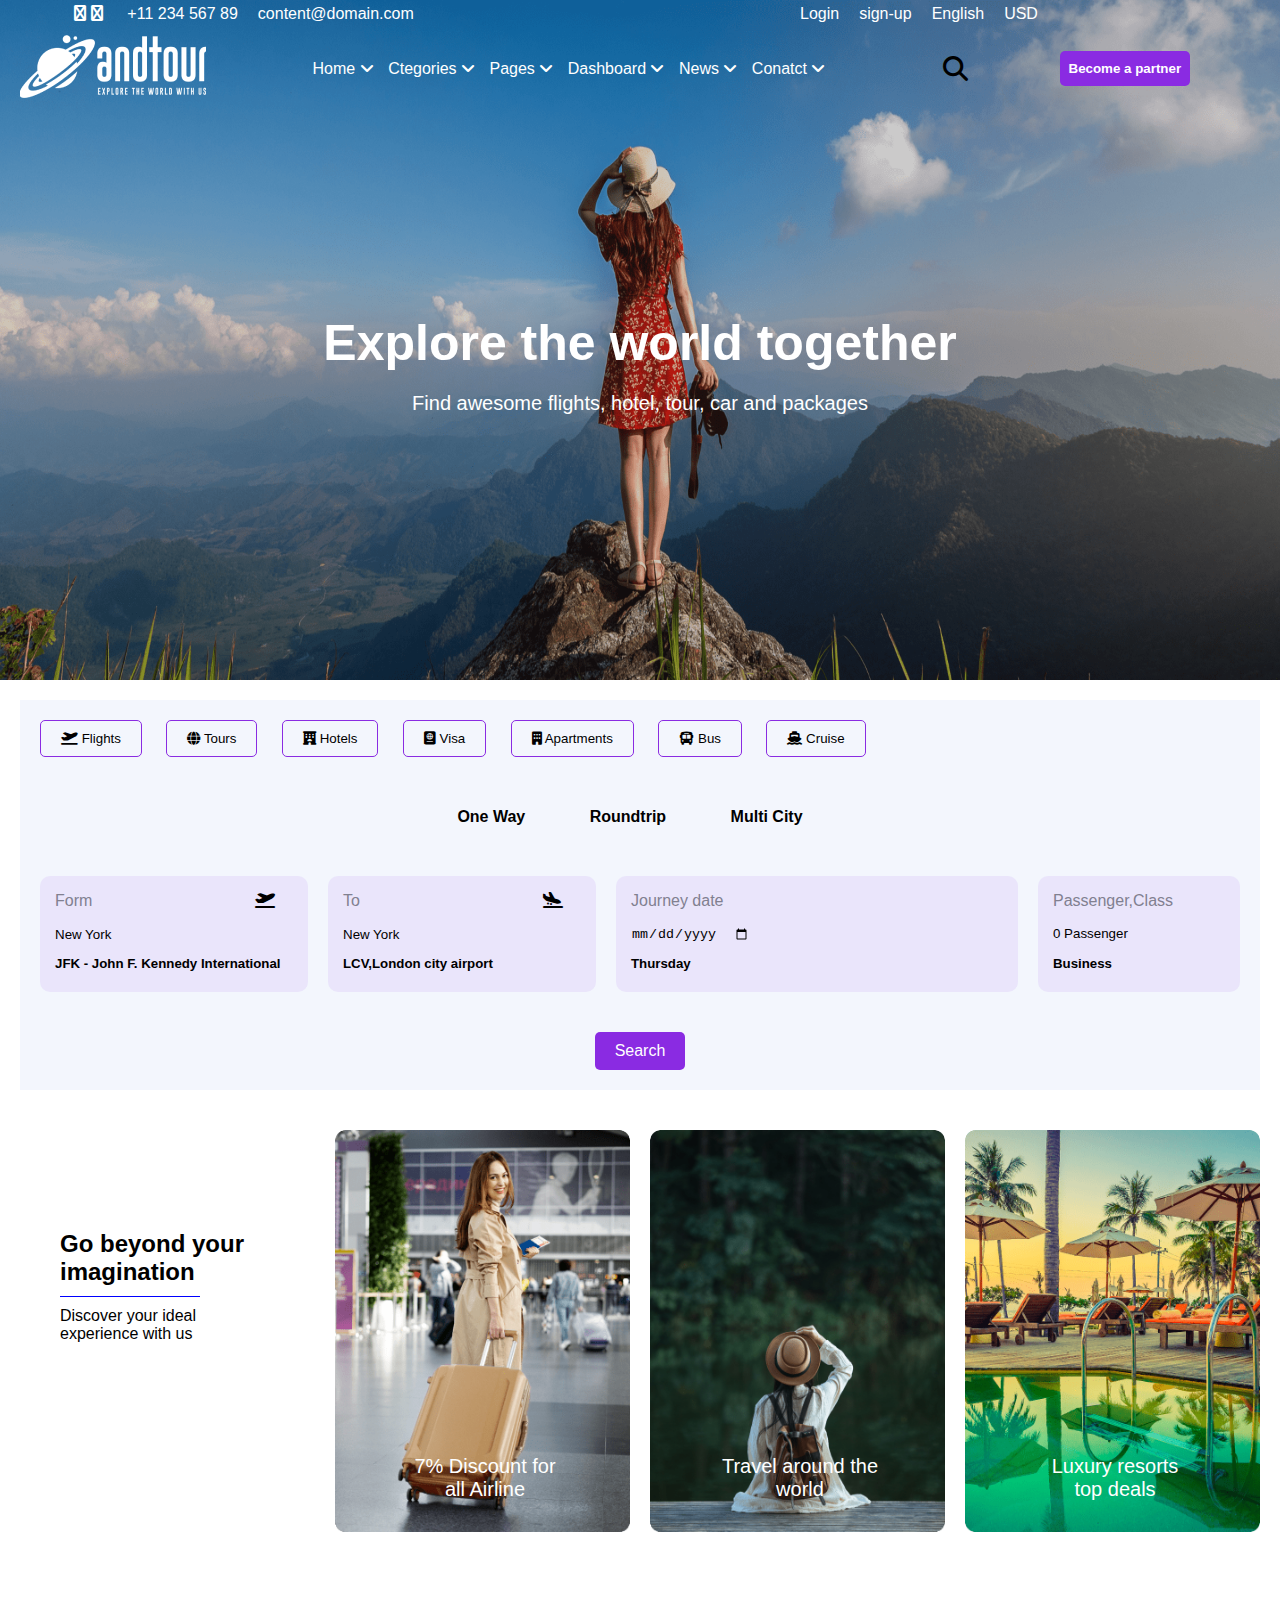
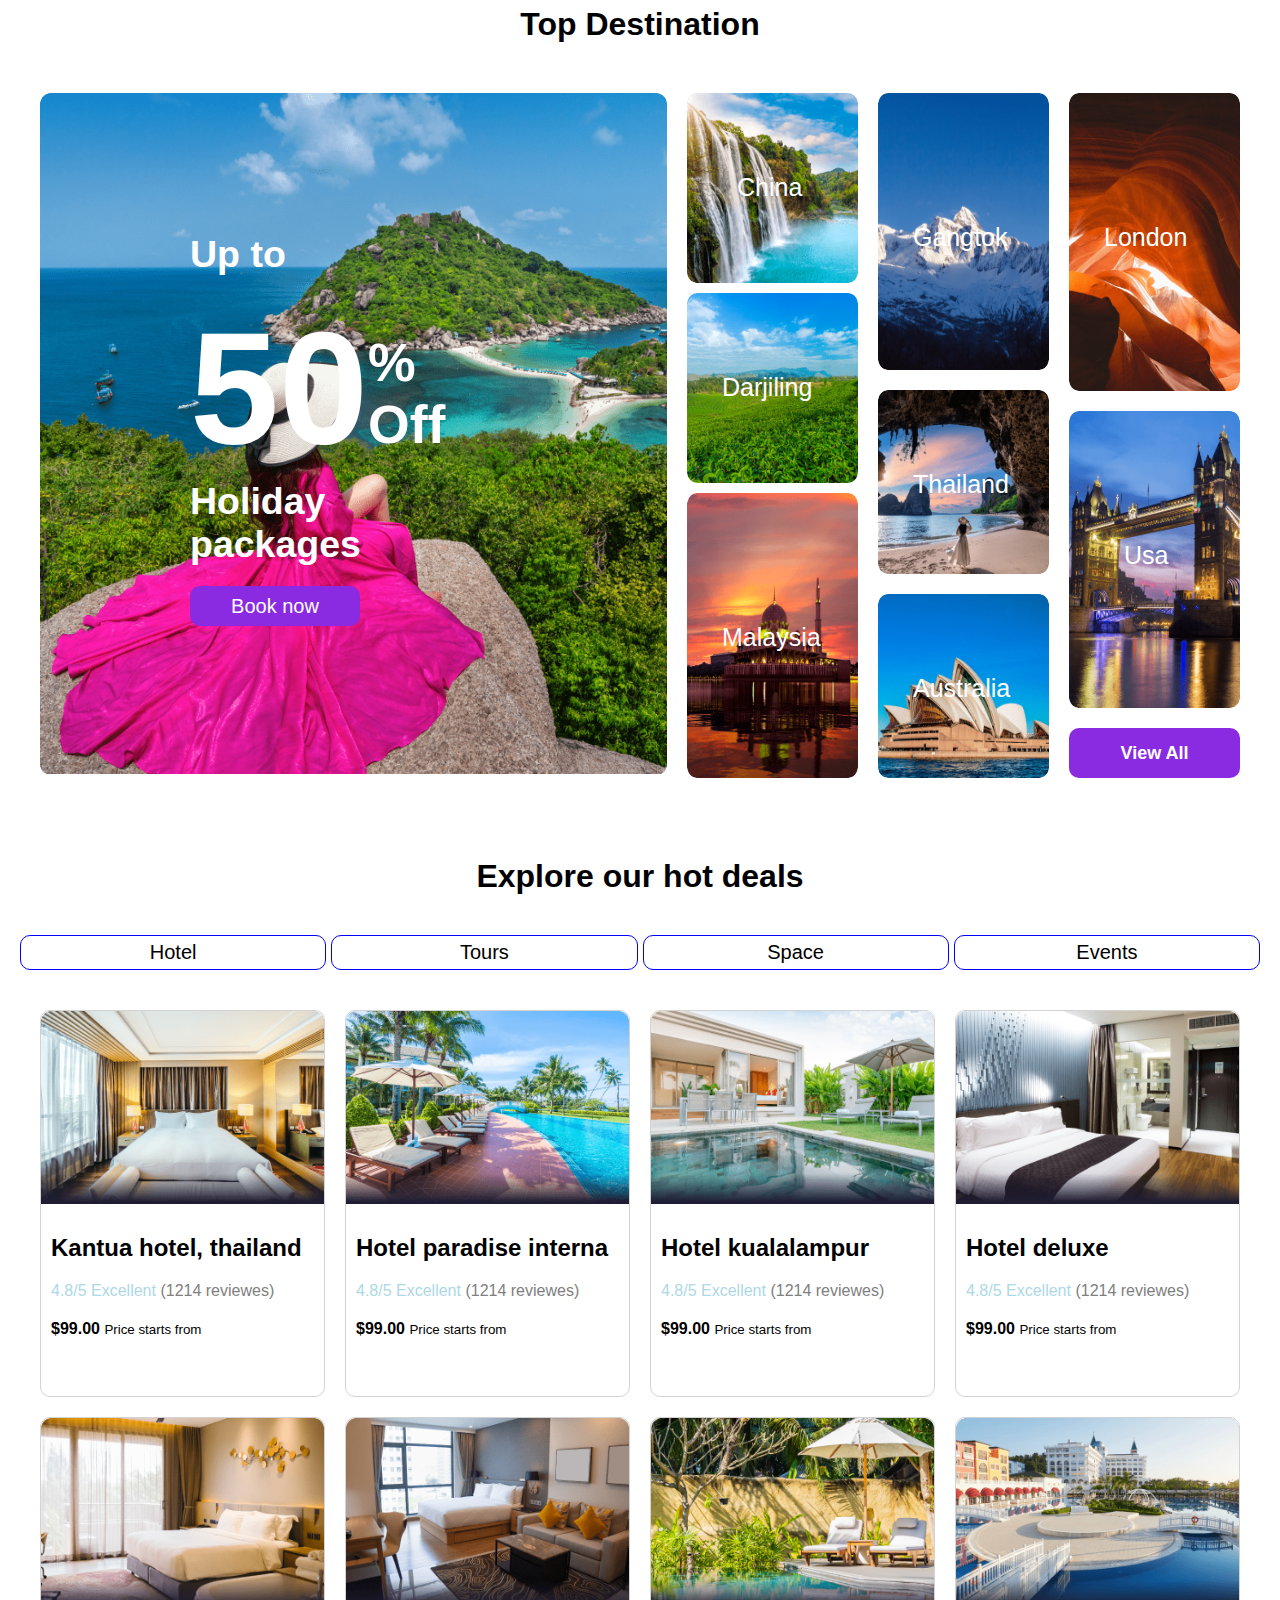
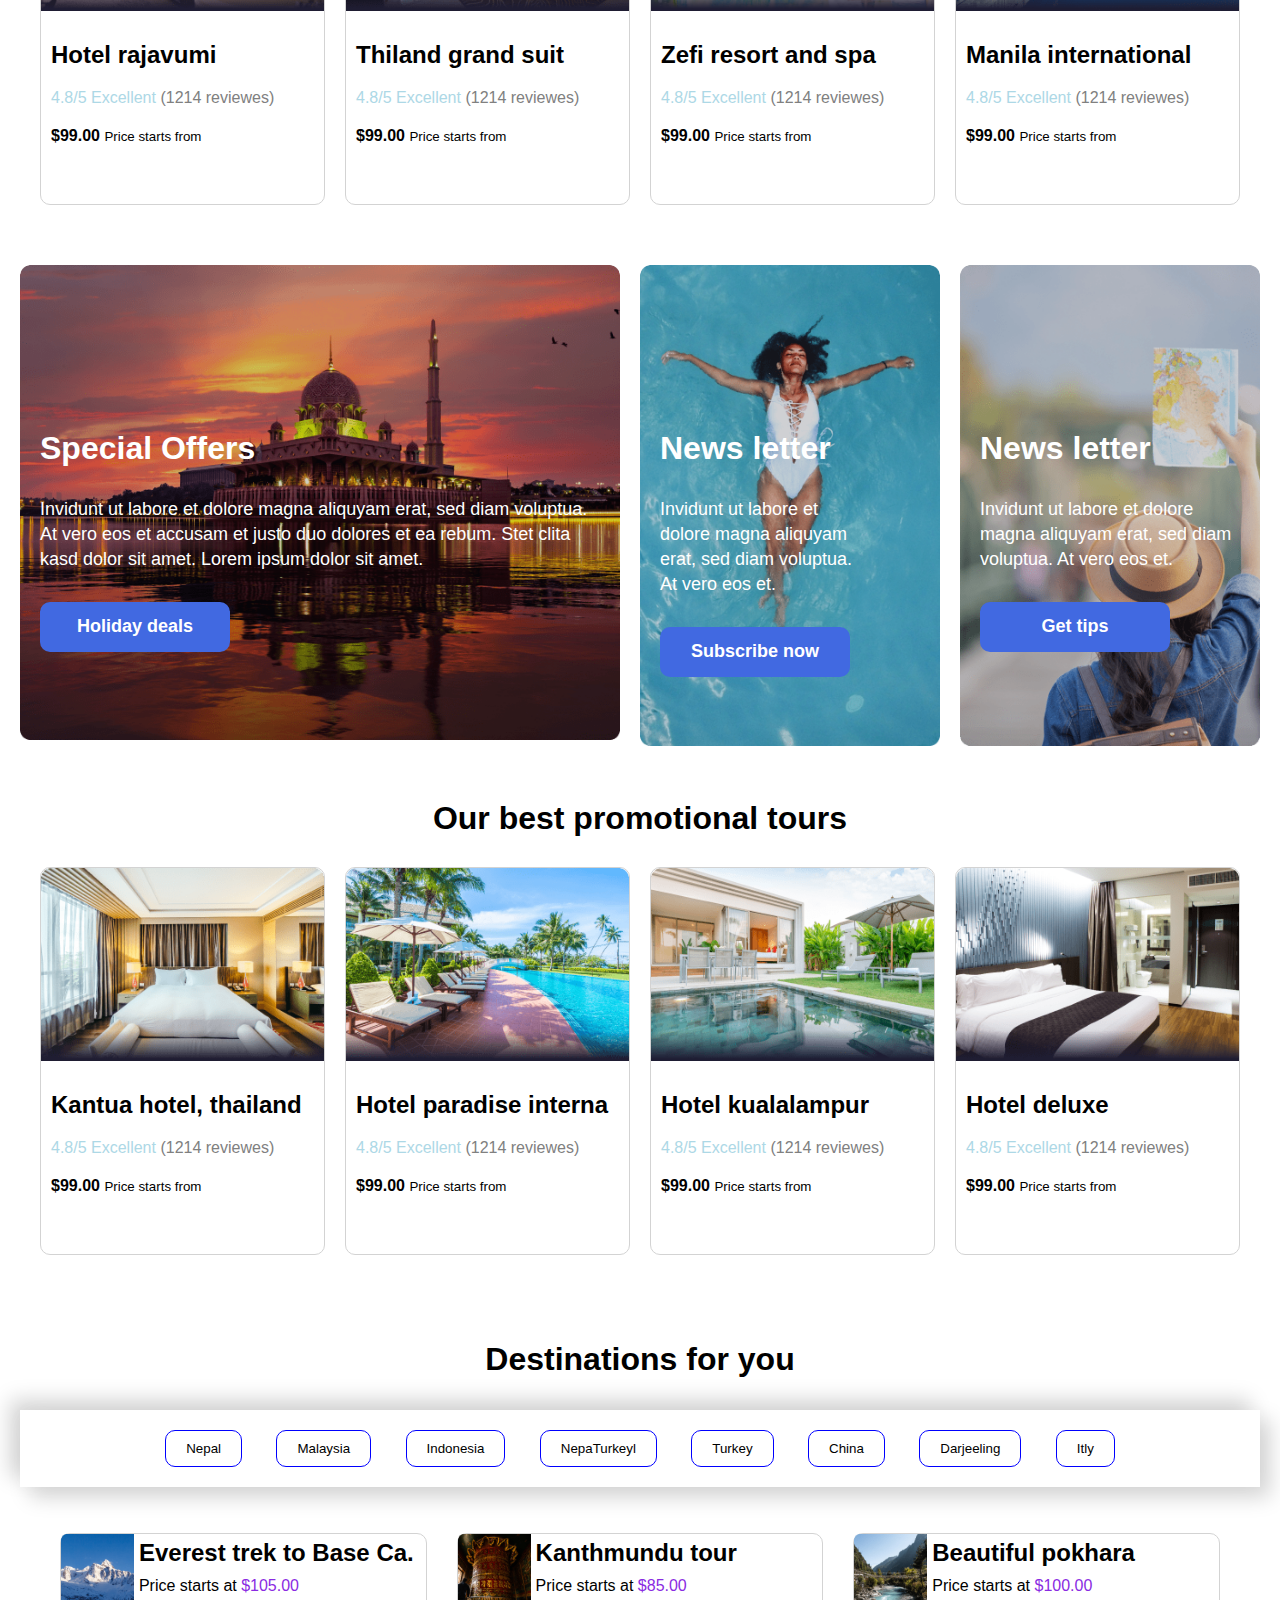
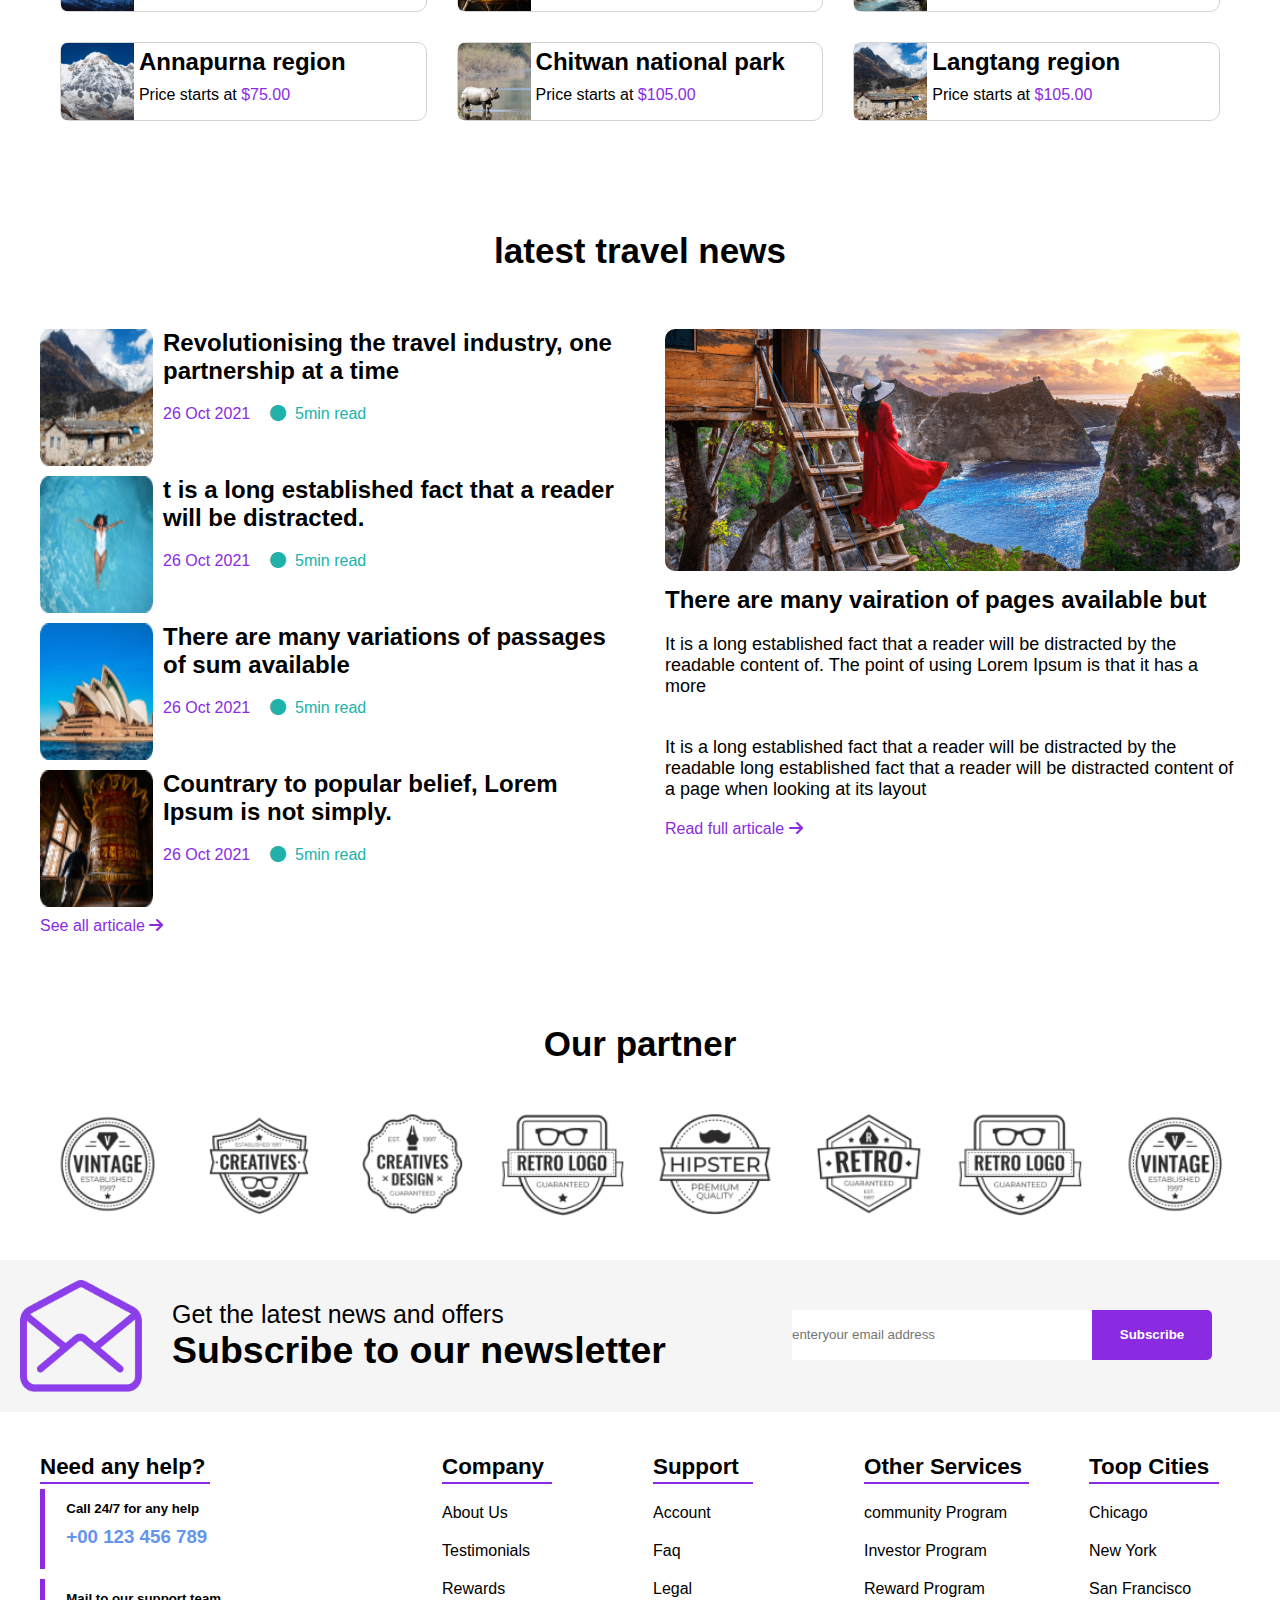
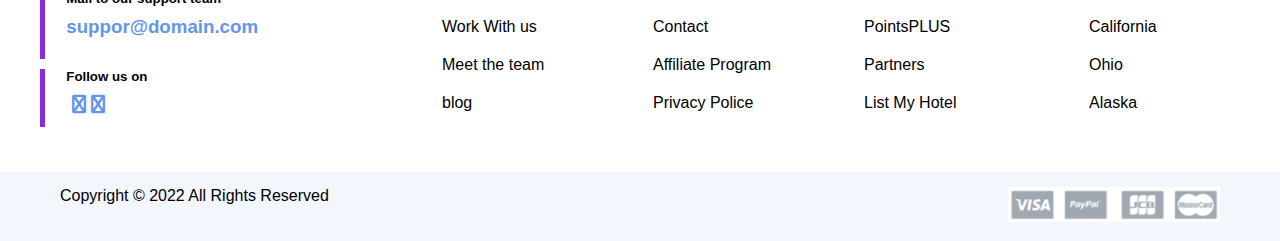
<file: grid travel/index.html>
<!DOCTYPE html>
<html lang="en">
<head>
    <meta charset="UTF-8">
    <meta name="viewport" content="width=device-width, initial-scale=1.0">
    <title>travel</title>
    <link rel="stylesheet" href="css/style.css">
    <link rel="stylesheet" href="css/media.css">
    <!-- <link rel="stylesheet" href="https://cdnjs.cloudflare.com/ajax/libs/font-awesome/6.4.0/css/all.min.css"> -->
    <link rel="stylesheet" href="https://cdnjs.cloudflare.com/ajax/libs/font-awesome/4.7.0/css/font-awesome.css">
    <link rel="stylesheet" href="https://cdnjs.cloudflare.com/ajax/libs/font-awesome/6.3.0/css/all.min.css">    
    


    



    

</head>
<body>

    <div class="headerarea">
        

        <div class="header-top bo">
            <div class="header-left bo">
                <div class="socialmedia boor">
                    <i class="fa fa-facebook-official"></i>
                    <i class="fa fa-twitter-square"></i>
                    <i class="fa fa-instagram"></i>
                    <i class="fa fa-linkedin-square"></i>
                </div>

                <div class="contectnumber boor">+11 234 567 89</div>

                <div class="email boor">content@domain.com</div>


            </div>
            <div class="header-right bo">
                <div class="login boor">Login</div>
                <div class="sign-up boor">sign-up</div>
                <div class="language boor">English</div>
                <div class="curency boor">USD</div>
            </div>

        </div>
        

        <div class="headerbuttom-x">
            <!-- ================== -->
            <div class="header-buttom-baars">
                <div class="header-logo">
                    <img src="image/logo.png" alt="" height="100%" width="100%">
                </div>
                <div class="header-barr"><i class="fa fa-bars"></i></div>
            </div>

            <!-- =============== -->

            <div class="header-buttom bo">
                <div class="logotr">
                    <img src="image/logo.png" alt="">
                </div>
                <div class="navbar">
                    <ul class="ull">
                        <li class="lii"><a href="">Home <i class="fa fa-angle-down"></i></a>
    
                            <!-- <div class="submenu1">
                                <ul class="ulll">
                                    <li class="liii"><a href="">home 1</a></li>
                                    <li class="liii"><a href="">home 2</a></li>
                                    <li class="liii"><a href="">home 3</a></li>
                                    <li class="liii"><a href="">home 4</a></li>
                                </ul>
                            </div> -->
    
                        </li>
    
                        <li class="lii"><a href="">Ctegories <i class="fa fa-angle-down"></i></a>
    
                             <!-- <div class="submenu1">
                                <ul class="ulll">
                                    <li class="liii"><a href="">home 1</a></li>
                                    <li class="liii"><a href="">home 2</a></li>
                                    <li class="liii"><a href="">home 3</a></li>
                                    <li class="liii"><a href="">home 4</a></li>
                                </ul>
                            </div> -->
    
                        </li>
    
                        <li class="lii"><a href="">Pages <i class="fa fa-angle-down"></i></a>
     
                            <!-- <div class="submenu1">
                                <ul class="ulll">
                                    <li class="liii"><a href="">home 1</a></li>
                                    <li class="liii"><a href="">home 2</a></li>
                                    <li class="liii"><a href="">home 3</a></li>
                                    <li class="liii"><a href="">home 4</a></li>
                                </ul>
                            </div> -->
    
                        </li>
    
                        <li class="lii"><a href="">Dashboard <i class="fa fa-angle-down"></i></a>
    
                            <!-- <div class="submenu1">
                                <ul class="ulll">
                                    <li class="liii"><a href="">home 1</a></li>
                                    <li class="liii"><a href="">home 2</a></li>
                                    <li class="liii"><a href="">home 3</a></li>
                                    <li class="liii"><a href="">home 4</a></li>
                                </ul>
                            </div> -->
    
                        </li>
    
                        <li class="lii"><a href="">News <i class="fa fa-angle-down"></i></a>
    
                            <!-- <div class="submenu1">
                                <ul class="ulll">
                                    <li class="liii"><a href="">home 1</a></li>
                                    <li class="liii"><a href="">home 2</a></li>
                                    <li class="liii"><a href="">home 3</a></li>
                                    <li class="liii"><a href="">home 4</a></li>
                                </ul>
                            </div> -->
                        
                        </li>
                        
                        <li class="lii"><a href="">Conatct <i class="fa fa-angle-down"></i></a>
    
                            <!-- <div class="submenu1">
                                <ul class="ulll">
                                    <li class="liii"><a href="">home 1</a></li>
                                    <li class="liii"><a href="">home 2</a></li>
                                    <li class="liii"><a href="">home 3</a></li>
                                    <li class="liii"><a href="">home 4</a></li>
                                </ul>
                            </div>
                         -->
                        </li>
                    </ul>
                </div>
    
                <div class="search-partner">
                    <div class="searchicon">
                       <a href=""><i class="fa fa-search"></i></a>
                    </div>
                    <div class="butt">
                        <button>Become a partner</button>
                    </div>
                </div>
    
            </div>

        </div>

        <div class="header bo">
            <h1>Explore the world together</h1>
            <p>Find awesome flights, hotel, tour, car and packages</p>
        </div>
    </div>

    <!-- end -->

    <div class="second">

        <div class="fthvabc">

            
                

            <button><i class="fa-solid fa-plane-departure"></i> Flights</button>

            <button><i class="fas fa-globe"></i> Tours</button>

            <button><i class="fas fa-hotel"></i> Hotels</button>

            <button><i class="fas fa-passport"></i> Visa</button>

            <button><i class="fas fa-building"></i> Apartments</button>

            <button><i class="fas fa-bus"></i> Bus</button>

            <button><i class="fas fa-ship"></i> Cruise</button>
        </div>

        <div class="trip">

            <button></i>One Way</button>

            <button></i>Roundtrip</button>

            <button>Multi City</button>

        </div>

        <div class="calculate">

            <div class="one-way-col">

                <div class="one-way-col-row oncol">
                    <p>Form</p>
                    <div class="rowcolicon">
                        <i class="fa-solid fa-plane-departure"></i>
                    </div>
                </div>

                <div class="one-way-col-row">
                    <input type="text" value="New York" style="height: 100%;">
                </div>

                <div class="one-way-col-row">
                    <h5>JFK - John F. Kennedy International</h5>
                </div>

            </div>

            <div class="one-way-col">

                <div class="one-way-col-row oncol">
                    <p>To</p>
                    <div class="rowcolicon">
                        <i class="fa-solid fa-plane-arrival"></i>   
                    </div>
                </div>

                <div class="one-way-col-row">
                    <input type="text" value="New York" style="height: 100%;">
                </div>

                <div class="one-way-col-row">
                    <h5>LCV,London city airport</h5>
                </div>

            </div>

            <div class="one-way-col">

                <div class="one-way-col-row">
                    <p>Journey date</p>
                </div>

                <div class="one-way-col-row">
                    <input type="date">
                </div>

                <div class="one-way-col-row">
                    <h5>Thursday</h5>
                </div>
            </div>

            <div class="one-way-col">

                <div class="one-way-col-row">
                    <p>Passenger,Class</p>
                </div>

                <div class="one-way-col-row">
                    <input type="text" value="0 Passenger">
                </div>

                <div class="one-way-col-row">
                    <h5>Business</h5>
                </div>
            </div>

        
            
        </div>

        <div class="bsearch">
            <button>Search</button>
        </div>
    </div>




<!-- gobeyound start -->


    <div class="go">
        <div class="beyound ">
            <h2 class="pd">Go beyond your imagination</h2>
            <div class="line"></div>
            <p class="pd">Discover your ideal experience with us</p>
        </div>
        <div class="airline ">
            <div class="textinfo">7% Discount for all Airline</div>
            <div class="image">
                <img src="image/imagination1.png" alt="" height="100%" width="100%">
            </div>
                
            
            <div class="airline1"></div>
        </div>




        <div class="airline ">
            <div class="textinfo">Travel around the world</div>
            <div class="image">
                <img src="image/imagination2.png" alt="" height="100%" width="100%">
            </div>
                
            
            <div class="airline1"></div>
        </div>



        <div class="airline ">
            <div class="textinfo">Luxury resorts top deals</div>
            <div class="image">
                <img src="image/imagination3.png" alt="" height="100%" width="100%">
            </div>
                
            
            <div class="airline1"></div>
        </div>

    </div>

    <!-- go beyound end -->



    <!-- topdestinations start -->
    
    <div class="topdestinationarea">

        <div class="destination">
            <h1 class="top">Top Destination</h1>
            <!-- <div class="line1"></div> -->
        </div>

        <!-- <div class="destinationline bo">
            <div class="line1"></div>
        </div> -->

        <div class="destination3">
            <div class="uptp50">

                <div class="image-big">
                    <img src="image/big-img11.png" alt="" height="100%" width="100%" >
                </div>

                <div class="blurcolor"></div>

                <div class="sometext">
                    <div class="destinationscontentinner">
                        <h2>Up to</h2>
                        <div class="destinations-big-offer">
                            <h1>50</h1>
                            <h6><span>%</span><br> <span>Off</span></h6>
                        </div>
                        <h2>Holiday<br> packages</h2>
                        <!-- <a href="top-destinations.html" class="btn btn_theme btn_md">Book now</a> -->
                        <button class="btnbook">Book now</button>
                    </div>
                    
                </div>
                
                
            
            </div>

            <div class="firstcol">

                <div class="china ghjk">

                    <div class="blurcolor"></div>

                    <div class="destinationimages">
                        <img src="image/destination1.png" alt="" height="100%" width="100%">
                    </div>

                    <div class="chaf">China</div>

                </div>

                <div class="darjiling ghjk">

                    <div class="blurcolor"></div>

                    <div class="destinationimages">
                        <img src="image/destination2.png" alt="" height="100%" width="100%">
                    </div>

                    <div class="darj">Darjiling</div>

                </div>

                <div class="malaysia ghjk">

                    <div class="blurcolor"></div>

                    <div class="destinationimages">
                        <img src="image/destination3.png" alt="" height="100%" width="100%">
                    </div>

                    <div class="malya">Malaysia</div>

                </div>

            </div>

            <div class="secondcol">

                <div class="gangtok ghjk">

                    <div class="blurcolor"></div>

                    <div class="destinationimages">
                        <img src="image/destination4.png" alt="" height="100%" width="100%">
                    </div>

                    <div class="gangt">Gangtok</div>

                </div>

                <div class="thailand ghjk">

                    <div class="blurcolor"></div>

                    <div class="destinationimages">
                        <img src="image/destination5.png" alt="" height="100%" width="100%" class="destinationimages">
                    </div>

                    <div class="thai">Thailand</div>

                </div>

                <div class="australia ghjk">

                    <div class="blurcolor"></div>

                    <div class="destinationimages">
                        <img src="image/destination6.png" alt="" height="100%" width="100%" class="destinationimages">
                    </div>

                    <div class="austr">Australia</div>

                </div>

            </div>

            <div class="thirdcol">

                <div class="london ghjk">

                    <div class="blurcolor"></div>

                    <div class="destinationimages">
                        <img src="image/destination7.png" alt="" height="100%" width="100%" class="destinationimages">
                    </div>

                    <div class="lon">London</div>

                </div>

                <div class="usa ghjk">

                    <div class="blurcolor"></div>

                    <div class="destinationimages">
                        <img src="image/destination8.png" alt="" height="100%" width="100%" class="destinationimages">
                    </div>

                    <div class="uss">Usa</div>

                </div>

                <div class="view">
                    <!-- <div class="destinationimages"> -->
                        <button>View All</button>
                    <!-- </div> -->
                </div>

            </div>
            
            
        </div>

    </div>

    <!-- topdestinations end -->

    <!-- explore start -->
    
    <div class="explorearea">
        <div class="explore">
            <!-- <div class="hot">Explore our hot deals</div> -->
            <!-- <div class="lines33"></div> -->
            <h1>Explore our hot deals</h1>

        </div>
        <div class="htse">
            <div class="hotels">Hotel</div>
            <div class="tours">Tours</div>
            <div class="space">Space</div>
            <div class="events">Events</div>
        </div>

        <div class="hoteltype">
            <div class="hoteltype1">

                <div class="hotelimage">
                
                    <img src="image/hotel1.png" alt="" height="100%" width="100%" class="ih1">
                    
                    
                </div>
                <div class="hotealdetail">
                    <h2 class="ka"><a href="">Kantua hotel, thailand</a></h2>
                    <p class="ka"><span> 4.8/5 Excellent</span>  (1214 reviewes)</p>
                    <div class="ka"><b>$99.00</b> <small>Price starts from</small></div>
                </div>

            </div>
            <div class="hoteltype1">

                <div class="hotelimage">
                
                    <img src="image/hotel2.png" alt="" height="100%" width="100%" class="ih1">
                    
                    
                </div>
                <div class="hotealdetail">
                    <h2 class="ka"><a href="">Hotel paradise interna</a></h2>
                    <p class="ka"><span> 4.8/5 Excellent</span>  (1214 reviewes)</p>
                    <div class="ka"><b>$99.00</b> <small>Price starts from</small></div>
                </div>

            </div>

            <div class="hoteltype1">

                <div class="hotelimage">
                
                    <img src="image/hotel3.png" alt="" height="100%" width="100%" class="ih1">
                    
                    
                </div>
                <div class="hotealdetail">
                    <h2 class="ka"><a href="">Hotel kualalampur</a></h2>
                    <p class="ka"><span> 4.8/5 Excellent</span>  (1214 reviewes)</p>
                    <div class="ka"><b>$99.00</b> <small>Price starts from</small></div>
                </div>

            </div>

            <div class="hoteltype1">

                <div class="hotelimage">
                
                    <img src="image/hotel4.png" alt="" height="100%" width="100%" class="ih1">
                    
                    
                </div>
                <div class="hotealdetail">
                    <h2 class="ka"><a href="">Hotel deluxe</a></h2>
                    <p class="ka"><span> 4.8/5 Excellent</span>  (1214 reviewes)</p>
                    <div class="ka"><b>$99.00</b> <small>Price starts from</small></div>
                </div>

            </div>

            <div class="hoteltype1">

                <div class="hotelimage">
                
                    <img src="image/hotel5.png" alt="" height="100%" width="100%" class="ih1">
                    
                    
                </div>
                <div class="hotealdetail">
                    <h2 class="ka"><a href="">Hotel rajavumi</a></h2>
                    <p class="ka"><span> 4.8/5 Excellent</span>  (1214 reviewes)</p>
                    <div class="ka"><b>$99.00</b> <small>Price starts from</small></div>
                </div>

            </div>
            <div class="hoteltype1">

                <div class="hotelimage">
                
                    <img src="image/hotel6.png" alt="" height="100%" width="100%" class="ih1">
                    
                    
                </div>
                <div class="hotealdetail">
                    <h2 class="ka"><a href="">Thiland grand suit</a></h2>
                    <p class="ka"><span> 4.8/5 Excellent</span>  (1214 reviewes)</p>
                    <div class="ka"><b>$99.00</b> <small>Price starts from</small></div>
                </div>

            </div>

            <div class="hoteltype1">

                <div class="hotelimage">
                
                    <img src="image/hotel7.png" alt="" height="100%" width="100%" class="ih1">
                    
                    
                </div>
                <div class="hotealdetail">
                    <h2 class="ka"><a href="">Zefi resort and spa</a></h2>
                    <p class="ka"><span> 4.8/5 Excellent</span>  (1214 reviewes)</p>
                    <div class="ka"><b>$99.00</b> <small>Price starts from</small></div>
                </div>

            </div>

            <div class="hoteltype1">

                <div class="hotelimage">
                
                    <img src="image/hotel8.png" alt="" height="100%" width="100%" class="ih1">
                    
                    
                </div>
                <div class="hotealdetail">
                    <h2 class="ka"><a href="">Manila international</a></h2>
                    <p class="ka"><span> 4.8/5 Excellent</span>  (1214 reviewes)</p>
                    <div class="ka"><b>$99.00</b> <small>Price starts from</small></div>
                </div>

            </div>

        </div>
        



    </div>

    <!-- end -->


    <!-- specialsection start -->

    <div class="sntsection">

        <div class="spcontent">
            <div class="imageoffer">
                <img src="image/offer1.png" alt="" height="475px" width="100%">
            </div>
            <div class="specialoffertext">
                <h1>Special Offers</h1>
                <p>Invidunt ut labore et dolore magna aliquyam erat, sed diam voluptua. At vero eos et accusam et justo duo dolores et ea rebum. Stet clita kasd dolor sit amet. Lorem ipsum dolor sit amet.</p>
                <button>Holiday deals</button>
            </div>

        </div>

        <div class="spcontent">
            <div class="imageoffer">
                <img src="image/offer2.png" alt="" height="100%" width="100%">
            </div>
            <div class="newletteroffertext">
                <h1>News letter</h1>
                <p>Invidunt ut labore et<br> dolore magna aliquyam<br> erat, sed diam voluptua.<br> At vero eos et.</p>
                <button>Subscribe now</button>
            </div>
        </div>

        <div class="spcontent">
            <div class="imageoffer">
                <img src="image/offer3.png" alt="" height="100%" width="100%">
            </div>
            <div class="newletteroffertext">
                <h1>News letter</h1>
                <p>Invidunt ut labore et dolore magna aliquyam erat, sed diam voluptua. At vero eos et.</p>
                <button>Get tips</button>
            </div>
        </div>
        
    </div>

    <!-- specialsection end -->



    <!-- Our best promotional tours start -->

    <div class="promotionalsection">
        <div class="promotext">
            <h1>Our best promotional tours</h1>
            
        </div>

        <div class="promotehotel">

            <div class="promot1">

                <div class="promotimage">
                
                    <img src="image/hotel1.png" alt="" height="100%" width="100%" class="hhh1">
                    
                    
                </div>
                <div class="promotdetail">
                    <h2 class="kka"><a href="">Kantua hotel, thailand</a> </h2>
                    <p class="kka"><span> 4.8/5 Excellent</span>  (1214 reviewes)</p>
                    <div class="kka"><b>$99.00</b> <small>Price starts from</small></div>
                </div>

            </div>

            <div class="promot1">

                <div class="promotimage">
                
                    <img src="image/hotel2.png" alt="" height="100%" width="100%" class="hhh1">
                    
                    
                </div>
                <div class="promotdetail">
                    <h2 class="kka"><a href="">Hotel paradise interna</a></h2>
                    <p class="kka"><span> 4.8/5 Excellent</span>  (1214 reviewes)</p>
                    <div class="kka"><b>$99.00</b> <small>Price starts from</small></div>
                </div>

            </div>

            <div class="promot1">

                <div class="promotimage">
                
                    <img src="image/hotel3.png" alt="" height="100%" width="100%" class="hhh1">
                    
                    
                </div>
                <div class="promotdetail">
                    <h2 class="kka"><a href="">Hotel kualalampur</a></h2>
                    <p class="kka"><span> 4.8/5 Excellent</span>  (1214 reviewes)</p>
                    <div class="kka"><b>$99.00</b> <small>Price starts from</small></div>
                </div>

            </div>

            <div class="promot1">

                <div class="promotimage">
                
                    <img src="image/hotel4.png" alt="" height="100%" width="100%" class="hhh1">
                    
                    
                </div>
                <div class="promotdetail">
                    <h2 class="kka"><a href="">Hotel deluxe</a></h2>
                    <p class="kka"><span> 4.8/5 Excellent</span>  (1214 reviewes)</p>
                    <div class="kka"><b>$99.00</b> <small>Price starts from</small></div>
                </div>

            </div>
            


        </div>
        
    </div>



    <!-- destination for you start -->

    <div class="destinationsection">
        <div class="destirows-h1">
            <h1>Destinations for you</h1>
        </div>

        <div class="ff">
            <!-- <div class="dfg"> -->
                <button>Nepal</button>
                <button>Malaysia</button>
                <button>Indonesia</button>
                <button>NepaTurkeyl</button>
                <button>Turkey</button>
                <button>China</button>
                <button>Darjeeling</button>
                <button>Itly</button>
<!-- 
                <div class="countryname">Nepal</div>
                <div class="countryname">malaysia</div>
                <div class="countryname">Indonesia</div>
                <div class="countryname">Turkey</div>
                <div class="countryname">China</div>
                <div class="countryname">Darjeeling</div>
                <div class="countryname">Itly</div> -->
            <!-- </div> -->
        </div>

        <div class="destirows pp">
            <div class="hrt">
                <div class="ekb">
                    <div class="kd">
                        <img src="image/destination-small1.png" alt="" height="100%" width="100%">
                    </div>

                    <div class="kd">
                        <h2 class="io">
                            <a href="">Everest trek to Base Ca.</a>
                        </h2>
                        <p class="io">Price starts at <span>$105.00</span></p>
                    </div>
                </div>

                <div class="ekb">
                    <div class="kd">
                        <img src="image/destination-small2.png" alt="" height="100%" width="100%">
                    </div>

                    <div class="kd">
                        <h2 class="io">
                            <a href="">Kanthmundu tour</a>
                        </h2>
                        <p class="io">Price starts at <span>$85.00</span></p>
                    </div>
                </div>

                <div class="ekb">
                    <div class="kd">
                        <img src="image/destination-small3.png" alt="" height="100%" width="100%">
                    </div>

                    <div class="kd">
                        <h2 class="io">
                            <a href="">Beautiful pokhara</a>
                        </h2>
                        <p class="io">Price starts at <span>$100.00</span></p>
                    </div>
                </div>

                <div class="ekb">
                    <div class="kd">
                        <img src="image/destination-small4.png" alt="" height="100%" width="100%">
                    </div>

                    <div class="kd">
                        <h2 class="io">
                            <a href="">Annapurna region</a>
                        </h2>
                        <p class="io">Price starts at <span>$75.00</span></p>
                    </div>
                </div>

                <div class="ekb">
                    <div class="kd">
                        <img src="image/destination-small5.png" alt="" height="100%" width="100%">
                    </div>

                    <div class="kd">
                        <h2 class="io">
                            <a href="">Chitwan national park</a>
                        </h2>
                        <p class="io">Price starts at <span>$105.00</span></p>
                    </div>
                </div>

                <div class="ekb">
                    <div class="kd">
                        <img src="image/destination-small6.png" alt="" height="100%" width="100%">
                    </div>

                    <div class="kd">
                        <h2 class="io">
                            <a href="">Langtang region</a>
                        </h2>
                        <p class="io">Price starts at <span>$105.00</span></p>
                    </div>
                </div>
            </div>
        </div>
    </div>

    <!-- destination for you end -->


    <!-- latest travel news start -->
    <div class="ltn">
        <div class="latestup">
            latest travel news
        </div>
      
        <div class="latestdown">

            <div class="latestdownleft">

                <div class="latestleftrow">

                    <div class="left">
                        <img src="image/small1.png" alt="" height="100%" width="100%">
                    </div>

                    <div class="right">
                        <h2>
                            <a href="">Revolutionising the travel industry,
                                one partnership at a time
                            </a>
                        </h2>
                        <p class="smp"><a href="" class="an">26 Oct 2021</a> <i class="fa fa-circle"></i> 5min read</p>
                    </div>
                </div>

                <div class="latestleftrow">
                    <div class="left">
                        <img src="image/small2.png" alt="" height="100%" width="100%">
                    </div>

                    <div class="right">
                        <h2>
                            <a href="">t is a long established fact that a reader will be distracted.
                            </a>
                        </h2>
                        <p class="smp"><a href="" class="an">26 Oct 2021</a> <i class="fa fa-circle"></i> 5min read</p>
                    </div>
                </div>

                <div class="latestleftrow">
                    <div class="left">
                        <img src="image/small3.png" alt="" height="100%" width="100%">
                    </div>

                    <div class="right">
                        <h2>
                            <a href="">There are many variations of passages of sum available
                            </a>
                        </h2>
                        <p class="smp"><a href="" class="an">26 Oct 2021</a> <i class="fa fa-circle"></i> 5min read</p>
                    </div>
                </div>

                <div class="latestleftrow">
                    <div class="left">
                        <img src="image/small4.png" alt="" height="100%" width="100%">
                    </div>

                    <div class="right">
                        <h2>
                            <a href="">Countrary to popular belief, Lorem Ipsum is not simply.
                            </a>
                        </h2>
                        <p class="smp"><a href="" class="an">26 Oct 2021</a> <i class="fa fa-circle"></i> 5min read</p>
                    </div>
                </div>

                <a href="" class="an">See all articale <i class="fa fa-arrow-right"></i></a>
                
            </div>

            <div class="latestdownright">
                <div class="latestdownrightup">
                    
                    <img src="image/new-big.png" alt="" height="100%" width="100%"class="latestdownrightupimage">
                    
                </div>
                <div class="latestdownrightdown">
                    <h2><a href="">There are many vairation of pages available but</a></h2>
                    <p>It is a long established fact that a reader will be distracted by the readable content of. The point of using Lorem Ipsum is that it has a more</p>

                    <p>It is a long established fact that a reader will be distracted by the readable long established fact that a reader will be distracted content of a page when looking at its layout</p>


                    <a href="" class="an">Read full articale <i class="fa fa-arrow-right"></i></a>
                </div>
                

            </div>

        </div>
    </div>

    <!-- latest travel news end -->

    <!-- our partner start -->
    
    <div class="oursection">
        <div class="ourp">Our partner</div>
        <div class="partnerlog">
            <div class="brandlogo">
                <div class="brandimage">
                    <img src="image/1.png" alt="" height="100%" width="100%">
                </div>
            </div>

            <div class="brandlogo">
                <div class="brandimage">
                    <img src="image/2.png" alt="" height="100%" width="100%">
                </div>
            </div>

            <div class="brandlogo">
                <div class="brandimage">
                    <img src="image/3.png" alt="" height="100%" width="100%">
                </div>
            </div>

            <div class="brandlogo">
                <div class="brandimage">
                    <img src="image/4.png" alt="" height="100%" width="100%">
                </div>
            </div>

            <div class="brandlogo">
                <div class="brandimage">
                    <img src="image/5.png" alt="" height="100%" width="100%">
                </div>
            </div>

            <div class="brandlogo">
                <div class="brandimage">
                    <img src="image/6.png" alt="" height="100%" width="100%">
                </div>
            </div>

            <div class="brandlogo">
                <div class="brandimage">
                    <img src="image/7.png" alt="" height="100%" width="100%">
                </div>
            </div>
            
            <div class="brandlogo">
                <div class="brandimage">
                    <img src="image/8.png" alt="" height="100%" width="100%">
                </div>
            </div>
        </div>
    </div>

    <!-- our partner end -->


    <!-- emailsection -->

    <div class="emailsection">
        <div class="sd fasection">

            <img src="image/email.png" alt="" height="100%" width="100%">
        </div>
        <div class="sd latest">
            <p>Get the latest news and offers</p>
            <h2>Subscribe to our newsletter</h2>
        </div>
        <div class="sd subscribeinput">
            <div class="inputsection">
                <input type="text" placeholder="enteryour email address">
                <button>Subscribe</button>
            </div>
        </div>
    </div>

    <!-- emailsection end -->


    <!-- footer start -->

    <div class="footer">

        <div class="nhp">
           <div class="h33">
            <h3 class="h3">Need any help?
                <div class="blank bl1"></div>
            </h3>
           </div>
            <!-- <div class="blank bl1"></div> -->
            <div class="helpdetail">
                <div class="helpdetail_left">
                    <div class="blaline1"></div>
                </div>

                <div class="helpdetail_right">
                    <h5>Call 24/7 for any help</h5>
                    <h3><a href="">+00 123 456 789</a></h3>
                </div>
            </div>

            <div class="helpdetail">
                <div class="helpdetail_left">
                    <div class="blaline1"></div>
                </div>

                <div class="helpdetail_right">
                    <h5>Mail to our support team</h5>
                    <h3><a href="">suppor@domain.com</a></h3>
                </div>
            </div>
            

            <div class="helpdetail15">
                <div class="helpdetail15_left">
                    <div class="blaline11"></div>
                </div>

                <div class="helpdetail15_right">
                    <h5>Follow us on</h5>
                    <h3>
                        <i class="fa fa-facebook-official"></i>
                        <i class="fa fa-twitter-square"></i>
                        <i class="fa fa-instagram"></i>
                        <i class="fa fa-linkedin-square"></i>
                    </h3>
                </div>

            </div>
        </div>

        <div class="company">
            <h3 class="h3">Company</h3>
            <div class="blank"></div>
            <ul>
                <li><a href="">About Us</a></li>
                <li><a href="">Testimonials</a></li>
                <li><a href="">Rewards</a></li>
                <li><a href="">Work With us</a></li>
                <li><a href="">Meet the team</a></li>
                <li><a href="">blog</a></li>
            </ul>
        </div>
        
        <div class="support">
            <h3 class="h3">Support</h3>
            <div class="blank bl2"></div>
            <ul>
                <li><a href="">Account</a></li>
                <li><a href="">Faq</a></li>
                <li><a href="">Legal</a></li>
                <li><a href="">Contact</a></li>
                <li><a href="">Affiliate Program</a></li>
                <li><a href="">Privacy Police</a></li>
            </ul>
        </div>

        <div class="others">
            <h3 class="h3">Other Services</h3>
            <div class="blank bl3"></div>
            <ul>
                <li><a href="">community Program</a></li>
                <li><a href="">Investor Program</a></li>
                <li><a href="">Reward Program</a></li>
                <li><a href="">PointsPLUS</a></li>
                <li><a href="">Partners</a></li>
                <li><a href="">List My Hotel</a></li>
            </ul>
        </div>

        <div class="topcities">
            <h3 class="h3">Toop Cities</h3>
            <div class="blank bl4"></div>
            <ul>
                <li><a href="">Chicago</a></li>
                <li><a href="">New York</a></li>
                <li><a href="">San Francisco </a></li>
                <li><a href="">California</a></li>
                <li><a href="">Ohio</a></li>
                <li><a href="">Alaska</a></li>
            </ul>
        </div>

    </div>

    

    <div class="copyright_area">
        <div class="copyright_left">
            <p>Copyright © 2022 All Rights Reserved</p>
        </div>

        <div class="copyright_right">
            <img src="image/cards.png" alt="img">
        </div>

    </div>

    <!-- copright end -->

</body>
</html>
</file>
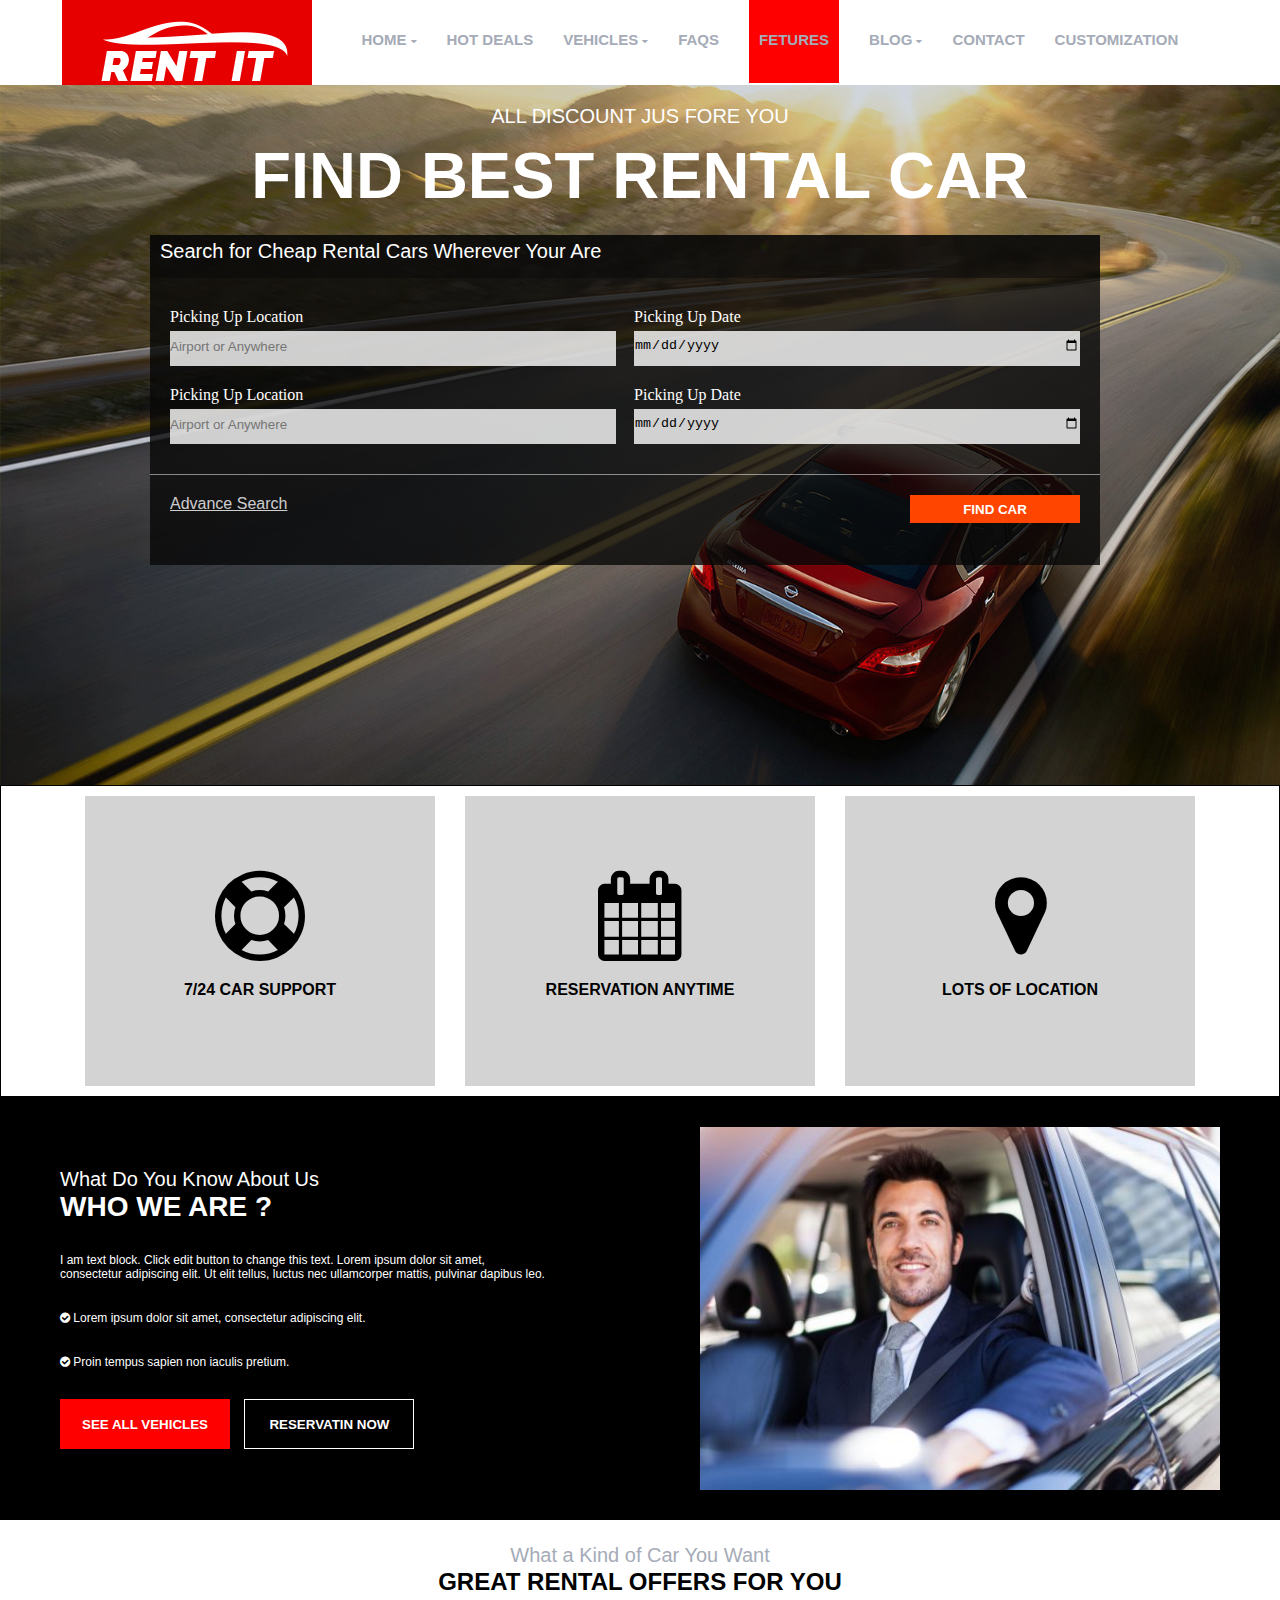
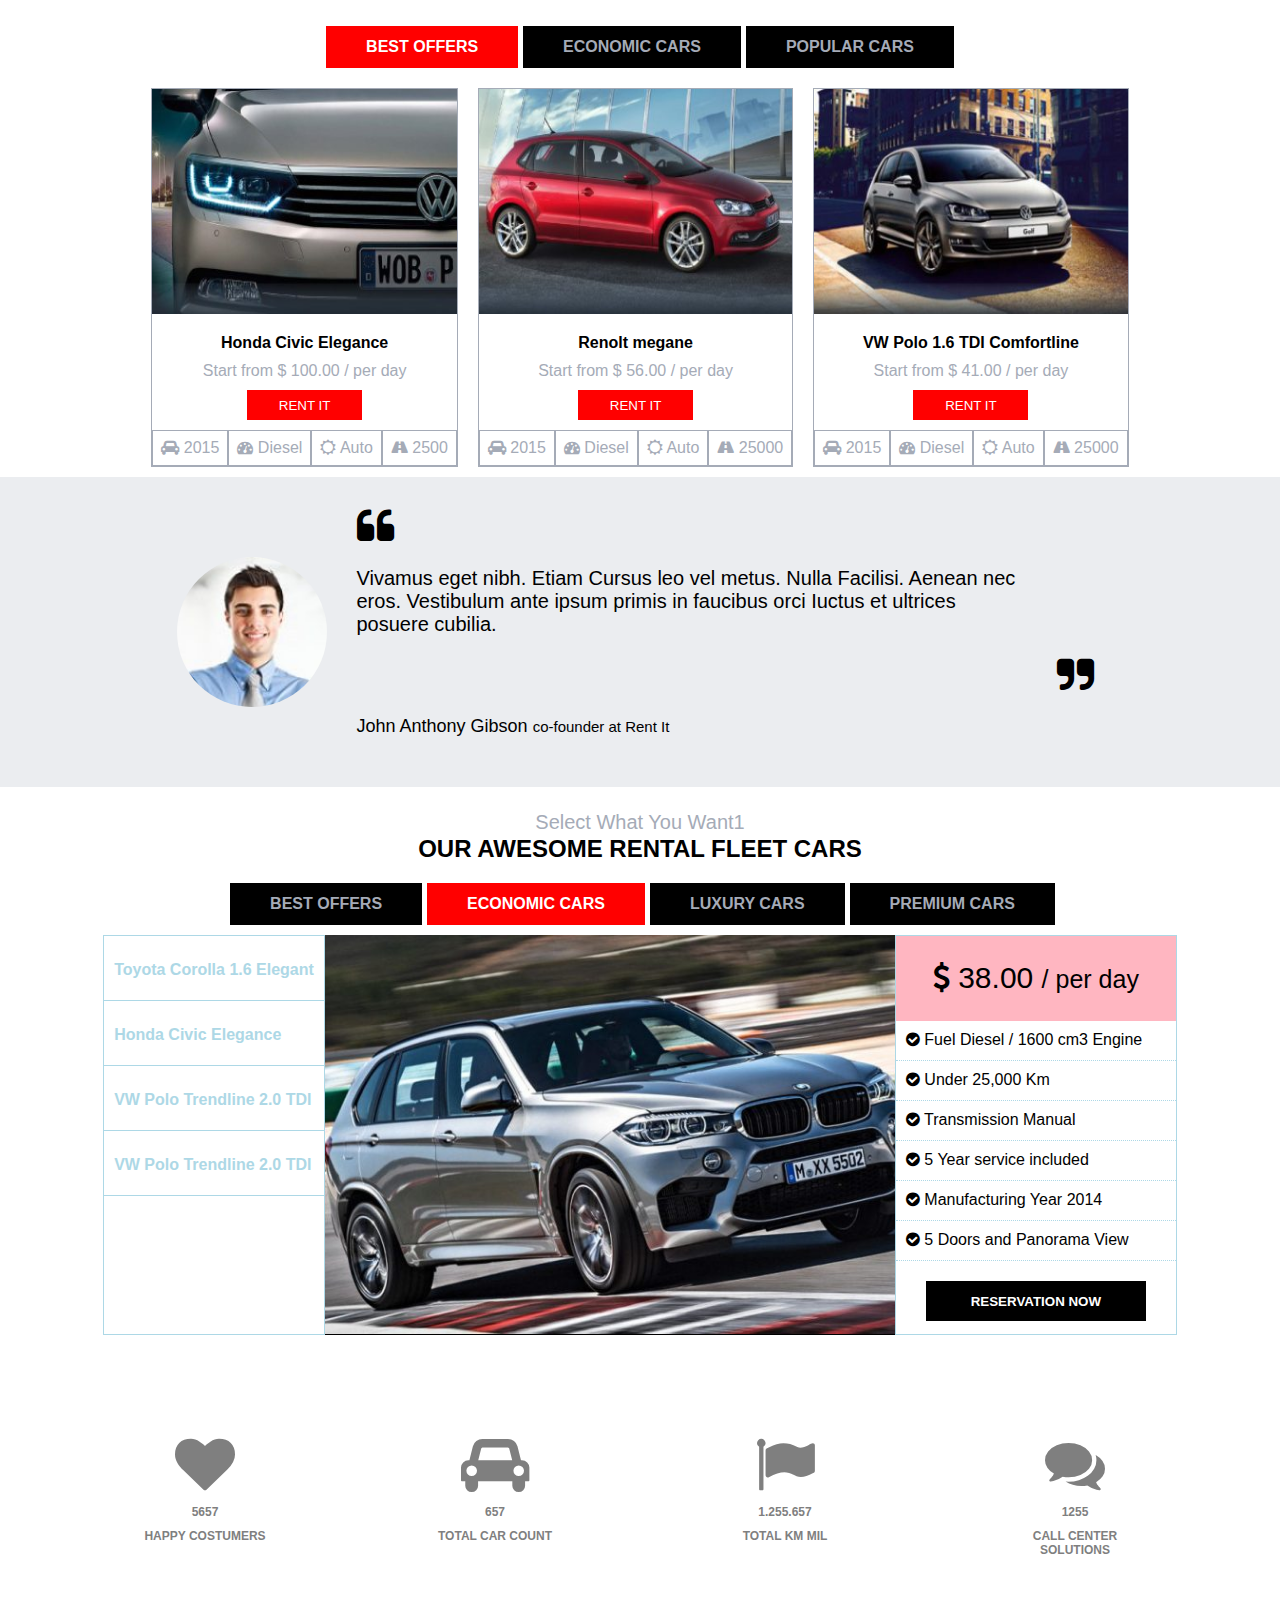
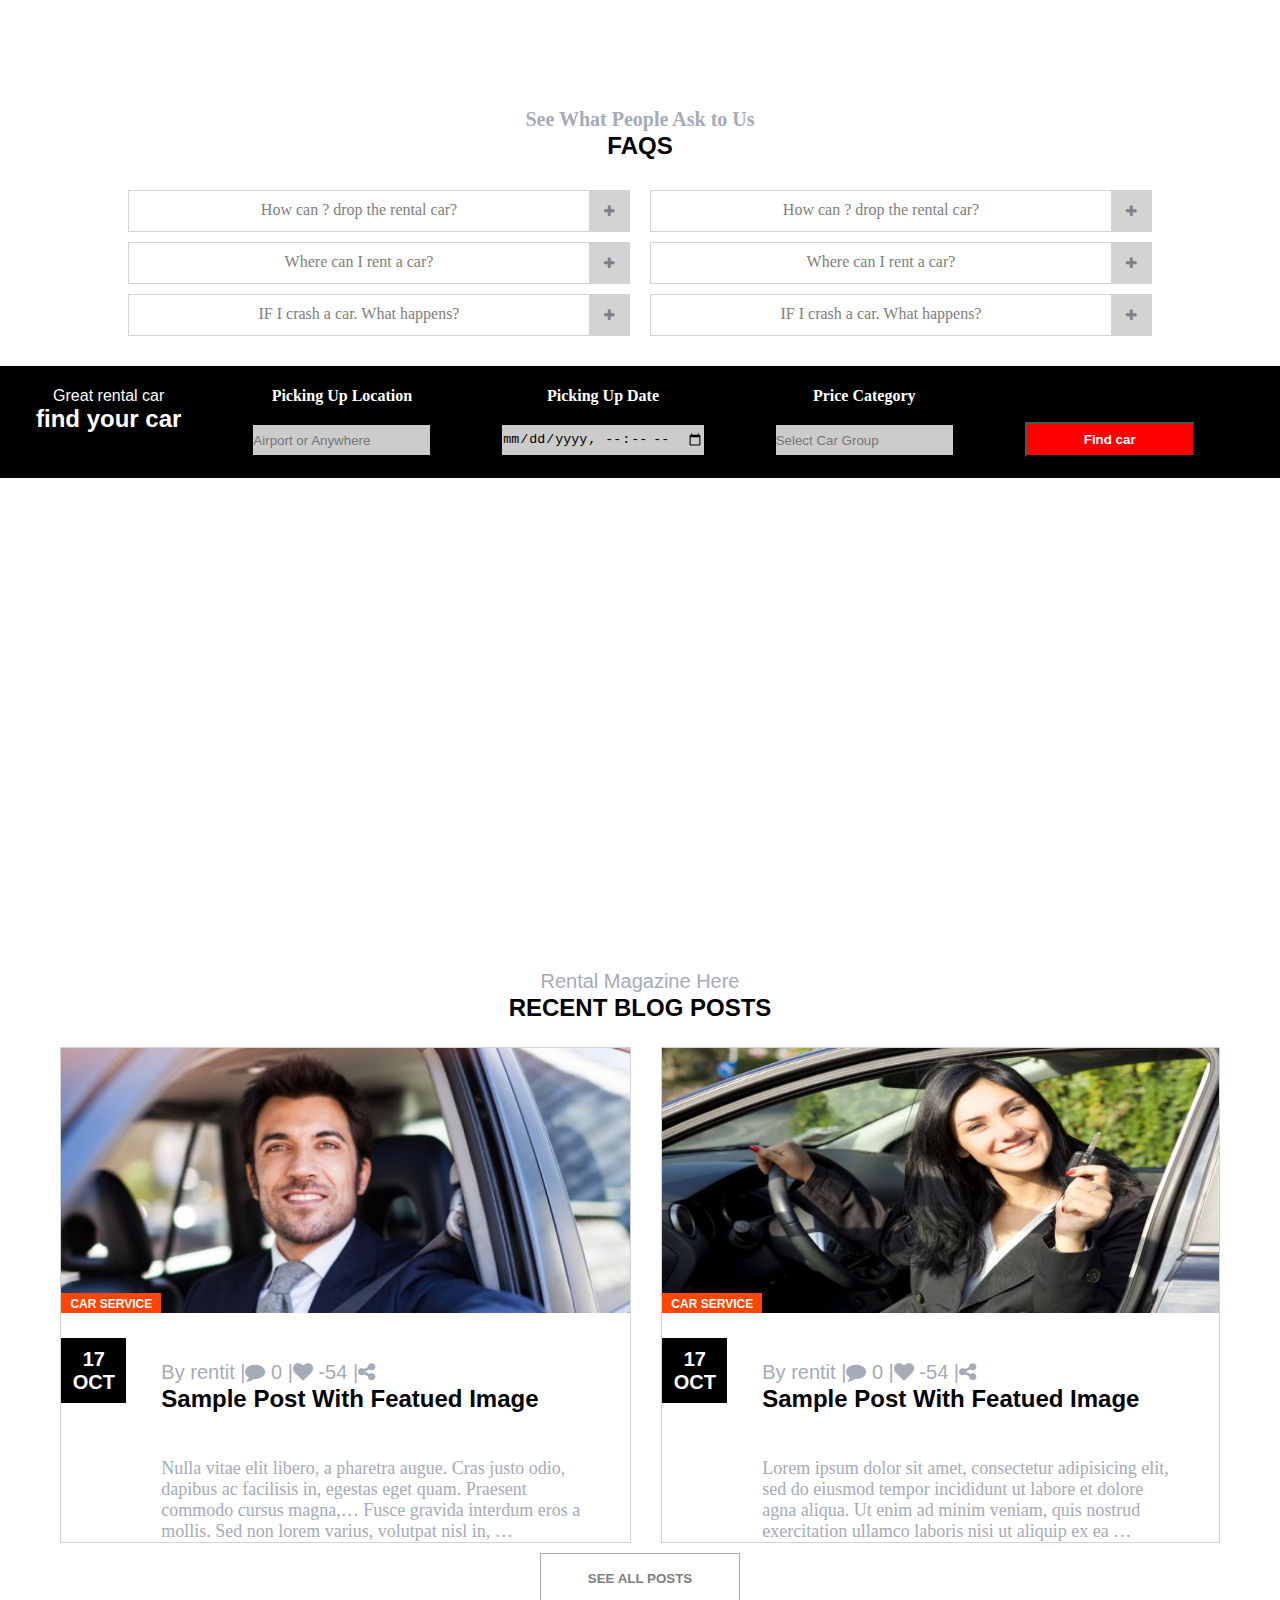
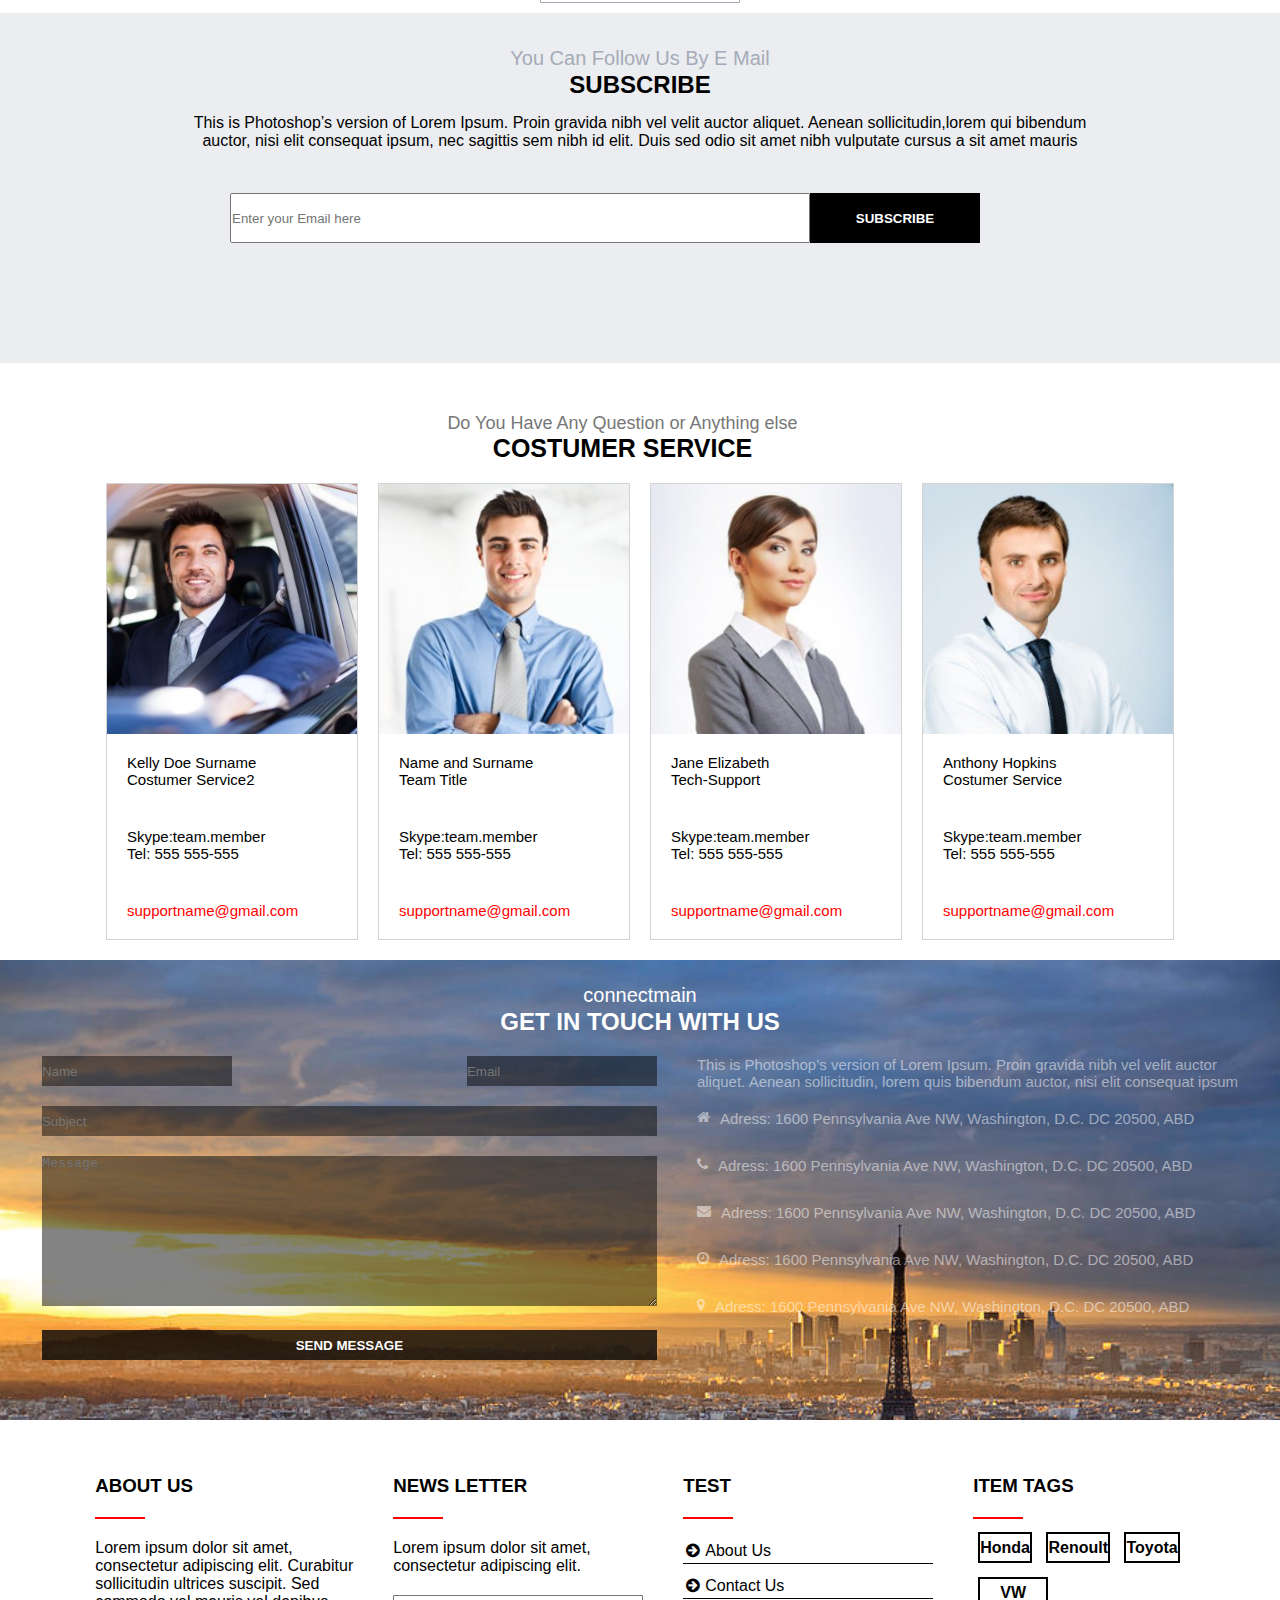
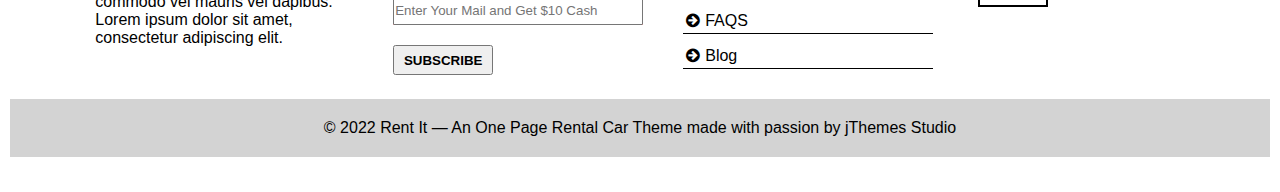
<file: my flex project/index.html>
<!DOCTYPE html>
<html lang="en">
<head>
    <meta charset="UTF-8">
    <meta name="viewport" content="width=device-width, initial-scale=1.0">
    <title>Document</title>
    <link rel="stylesheet" href="https://cdnjs.cloudflare.com/ajax/libs/font-awesome/4.7.0/css/font-awesome.css">
    <!-- <link rel="stylesheet" href="https://cdnjs.cloudflare.com/ajax/libs/font-awesome/6.3.0/css/all.min.css"> -->
    <link rel="stylesheet" href="css/style.css">
    <link rel="stylesheet" href="css/media.css">
    
       
    
</head>
<body>
    
    <header>
        <div class="logo">
            <div class="logo-image">
                <img src="image/logo-rentit.png" alt="">
            </div>
        </div>

        <div class="nav">
            <ul class="gt">
                <li class="menu">
                    <a href="">HOME</a>
                    <i class="fa fa-caret-down"></i>
                    
                       
                        <ul  class="dropdown-home">
                            <li class="js"><a href="">HOME 1</a></li>
                            <li class="js"><a href="">HOME 2</a></li>
                            <li class="js"><a href="">HOME 3</a></li>
                            <li class="js"><a href="">HOME 4</a></li>
                            <li class="js"><a href="">HOME 5</a></li>
                            <li class="js"><a href="">HOME 6</a></li>
                            <li class="js"><a href="">HOME 7</a></li>
                        </ul>
                       
                    
                </li>

                <li class="menu"><a href="">HOT DEALS</a></li>
                
                <li class="menu">
                    <a href="">VEHICLES</a>
                    <i class="fa fa-caret-down"></i>

                    <ul  class="dropdown-home">
                        <li class="js"><a href="">Grid</a></li>
                        <li class="js"><a href="">Full contet list</a></li>
                        <li class="js"><a href="">Full content Grid</a></li>
                        
                    </ul>

                </li>

                <li class="menu"><a href="">FAQS</a></li>

                <li class="bg"><a href="">FETURES</a></li>

                <li class="menu">
                    <a href="">BLOG</a>
                    <i class="fa fa-caret-down"></i>

                    <ul  class="dropdown-home">
                        <li class="js"><a href="">Blog Slider left</a></li>
                        <li class="js"><a href="">Blog Slider Right</a></li>
                        <li class="js"><a href="">Blog Single Post</a></li>
                        
                    </ul>


                </li>

                <li class="menu"><a href="">CONTACT</a></li>

                <li class="menu"><a href="">CUSTOMIZATION</a></li>
            </ul>
        </div>
    </header>

    <!-- header end -->

    <!-- secon section start -->

    <div class="second-section">
        <p>ALL DISCOUNT JUS FORE YOU</p>
        <h1>FIND BEST RENTAL CAR</h1>
        
        <div class="cheap">
            <div class="cheaprental">
                <p>Search for Cheap Rental Cars Wherever Your Are</p>
            </div>

            <div class="form">
                <div class="row-line">
                    <div class="lines">
                        <label for="">Picking Up Location</label>
                        <input type="text" placeholder="Airport or Anywhere">
                    </div>
    
                    <div class="lines">
                        <label for="">Picking Up Date</label>
                        <input type="date" placeholder="dd/mm/yyyy">
                    </div>
                </div>

                <div class="row-line">
                    <div class="lines">
                        <label for="">Picking Up Location</label>
                        <input type="text" placeholder="Airport or Anywhere">
                    </div>
    
                    <div class="lines">
                        <label for="">Picking Up Date</label>
                        <input type="date" placeholder="dd/mm/yyyy">
                    </div>
                </div>

            </div>

            <div class="findcar">
                <p><a href="">Advance Search</a></p>
                <button>FIND CAR</button>
            </div>


        </div>

    </div>
    
    
    
    <!-- secon sectiion end -->

    
    <!-- third section end -->



    <div class="content">

        <div class="card">
            <div class="icon">
                <i class="fa fa-support"></i>
                
            </div>
            <p>7/24 CAR SUPPORT</p>
            <div class="effect">
                <div class="icon">
                    <i class="fa fa-support"></i>
                    
                </div>
                <p class="pk">7/24 CAR SUPPORT</p>
                <button>REDMORE</button>

            </div>

        </div>

        
        <div class="card">
            <div class="icon">
                <i class="fa fa-calendar"></i>
                
            </div>
            <p>RESERVATION ANYTIME</p>
            <div class="effect">
                <div class="icon">
                    <i class="fa fa-calendar"></i>
                    
                </div>
                <p class="pk">RESERVATION ANYTIME</p>
                <button>REDMORE</button>

            </div>

        </div>

        <div class="card">
            <div class="icon">
                <i class="fa fa-map-marker"></i>
                
            </div>
            <p>LOTS OF LOCATION</p>
            <div class="effect">
                <div class="icon">
                    <i class="fa fa-map-marker"></i>
                    
                </div>
                <p class="pk">LOTS OF LOCATION</p>
                <button>REDMORE</button>

            </div>

        </div>

    </div>



    <!-- third section end -->


    <!-- four section start -->



    <div class="four-container">

        <div class="four-left">

            <h2 class="hh1">What Do You Know About Us</h2>
            <h2>WHO WE ARE ?</h2>

            <p>I am text block. Click edit button to change this text. Lorem ipsum dolor sit amet,<br>consectetur adipiscing elit. Ut elit tellus, luctus nec ullamcorper mattis, pulvinar dapibus leo.</p>

            <p> <i class="fa fa-check-circle"></i> Lorem ipsum dolor sit amet, consectetur adipiscing elit.</p>

            <p> <i class="fa fa-check-circle"></i> Proin tempus sapien non iaculis pretium.</p>
            <button>SEE ALL VEHICLES</button>
            <button class="bu2">RESERVATIN NOW</button>
        </div>

        <div class="four-right">
            <div class="four-right-image">
                <img src="image/shutterstock_229284226-plbiagle2tlowci6nae98rx3kwi3t4kym34t9mgtgs.jpg" alt="" height="100%" width="100%">

            </div>
            
        </div>

    </div>


    
    <!-- four section end -->


    <!-- five section start -->



    <div class="five-container">
        <h2>
            <small>What a Kind of Car You Want</small><br>
            <span>GREAT RENTAL OFFERS FOR YOU</span>
        </h2>
        <div class="best-offers">
            <div class="best k">BEST OFFERS</div>
            <div class="best kl">ECONOMIC CARS</div>
            <div class="best">POPULAR CARS</div>

        </div>
        <div class="section-co">
            <div class="cars1">
                <div class="car-image">
                    <!-- <img src="image/car-370x220x7-plbiaglbvvsg9w81aw1mk3i1xzzozhzdky67evisu4.jpg" alt="" height="225px" width="354px"> -->
                    <div class="eye-effects">
                        <div class="eye-effect1">
                            <i class="fa fa-eye"></i>
        
                        </div>
                    </div>
                </div>
                <div class="car-text">
                    <div class="car-text-up">
                        <p class="pp1">Honda Civic Elegance</p>
                        <p>Start from $ 100.00 / per day</p>
                        <button>RENT IT</button>
                    </div>
                    <div class="car-text-down">
                        
                        <div class="d2015">
                            <i class="fa fa-car"></i>
                            2015
                        </div>
    
                        <div class="d2015">
                            <i class="fa fa-tachometer"></i>
                            Diesel
                        </div>
    
                        <div class="d2015">
                            <i class="fa fa-sun-o"></i>
                            Auto
                        </div>
    
                        <div class="d2015">
                            <i class="fa fa-road"></i>
                            2500
                        </div>
                    </div>
                </div>
            </div>

            <!-- end -->

            <div class="cars1">
                <div class="car-image bi">
                    <!-- <img src="image/car-370x220x7-plbiaglbvvsg9w81aw1mk3i1xzzozhzdky67evisu4.jpg" alt="" height="225px" width="354px"> -->
                    <div class="eye-effects">
                        <div class="eye-effect1">
                            <i class="fa fa-eye"></i>
        
                        </div>
                    </div>
                </div>
                <div class="car-text">
                    <div class="car-text-up">
                        <p class="pp1">Renolt megane</p>
                        <p>Start from $ 56.00 / per day</p>
                        <button>RENT IT</button>
                    </div>
                    <div class="car-text-down">
                        
                        <div class="d2015">
                            <i class="fa fa-car"></i>
                            2015
                        </div>
    
                        <div class="d2015">
                            <i class="fa fa-tachometer"></i>
                            Diesel
                        </div>
    
                        <div class="d2015">
                            <i class="fa fa-sun-o"></i>
                            Auto
                        </div>
    
                        <div class="d2015">
                            <i class="fa fa-road"></i>
                            25000
                        </div>
                    </div>
                </div>
            </div>

            <!-- end -->

            <div class="cars1">
                <div class="car-image ib">
                    <!-- <img src="image/car-370x220x7-plbiaglbvvsg9w81aw1mk3i1xzzozhzdky67evisu4.jpg" alt="" height="225px" width="354px"> -->
                    <div class="eye-effects">
                        <div class="eye-effect1">
                            <i class="fa fa-eye"></i>
        
                        </div>
                    </div>
                </div>
                <div class="car-text">
                    <div class="car-text-up">
                        <p class="pp1">VW Polo 1.6 TDI Comfortline</p>
                        <p>Start from $ 41.00 / per day</p>
                        <button>RENT IT</button>
                    </div>
                    <div class="car-text-down">
                        
                        <div class="d2015">
                            <i class="fa fa-car"></i>
                            2015
                        </div>
    
                        <div class="d2015">
                            <i class="fa fa-tachometer"></i>
                            Diesel
                        </div>
    
                        <div class="d2015">
                            <i class="fa fa-sun-o"></i>
                            Auto
                        </div>
    
                        <div class="d2015">
                            <i class="fa fa-road"></i>
                            25000
                        </div>
                    </div>
                </div>
            </div>

            <!-- end -->

        </div>
    </div>



    <!-- five section end -->


    <!-- six section start -->



  <div class="pqtt">
    <div class="pqt">
        <div class="imagepqt">
    
        </div>
        <div class="textpqt">
            <i class=" fa fa-quote-left"></i>
            <p>
                Vivamus eget nibh. Etiam Cursus leo vel metus. Nulla Facilisi. Aenean nec<br> eros. Vestibulum ante ipsum primis in faucibus orci Iuctus et ultrices<br> posuere cubilia.
            </p>
            <i class="bns fa fa-quote-right"></i>
            <p class="joh">John Anthony Gibson
                <small>co-founder at Rent It</small>
            </p>
        </div>
    </div>

  </div>







    <!-- six section end -->


    <!-- seven section start -->



    <div class="seven-container">
        <h2>
            <small>Select What You Want1</small><br>
            <span>OUR AWESOME RENTAL FLEET CARS</span>
        </h2>
        <div class="bestoffers">
            <div class="besti">BEST OFFERS</div>
            <div class="besti kk">ECONOMIC CARS</div>
            <div class="besti">LUXURY CARS</div>
            <div class="besti">PREMIUM CARS</div>

        </div>
        <div class="section-cont">
            <div class="card-1">
                <div class="types">
                    <a href="">Toyota Corolla 1.6 Elegant</a>
                </div>

                <div class="types">
                    <a href="">Honda Civic Elegance</a>
                </div>

                <div class="types">
                    <a href="">VW Polo Trendline 2.0 TDI</a>
                </div>

                <div class="types">
                    <a href="">VW Polo Trendline 2.0 TDI</a>
                </div>
                
            </div>
            <div class="card-2">
                <!-- <img src="image/546abeb9a10ea_-_001bmwx5m-71596909-lg-plbiagleor020v3d6ivvpv22zz07o4wj1398gw7bms.jpg" alt="" height="100%" width="100%"> -->

            </div>
            <div class="card-1">
                <div class="types2">
                    <i class="fa fa-dollar"></i>
                    <span>38.00</span>
                    <small> / per day</small>

                </div>

                <div class="types3">
                    <i class="fa fa-check-circle"></i>
                    Fuel Diesel / 1600 cm3 Engine
                </div>
                <div class="types3">
                    <i class="fa fa-check-circle"></i>
                    Under 25,000 Km
                </div>
                <div class="types3">
                    <i class="fa fa-check-circle"></i>
                    Transmission Manual
                </div>
                <div class="types3">
                    <i class="fa fa-check-circle"></i>
                    5 Year service included
                </div>
                <div class="types3">
                    <i class="fa fa-check-circle"></i>
                    Manufacturing Year 2014
                </div>
                <div class="types3">
                    <i class="fa fa-check-circle"></i>
                    5 Doors and Panorama View
                </div>
                <div class="types4">
                    <button>RESERVATION NOW</button>
                </div>
                
                
            </div>
            

        </div>
    </div>



    <!-- seven section end  -->


    <!-- eight section start -->



    <div class="eight-section">

        <div class="parts">
            <div class="part">
                <i class="fa fa-heart"></i>
                <p>5657</p>
                <p>HAPPY COSTUMERS</p>
            </div>
        </div>

        <div class="parts">
            <div class="part">
                <i class="fa fa-car"></i>
                <p>657</p>
                <p>TOTAL CAR COUNT</p>
            </div>
        </div>
        
        <div class="parts">
            <div class="part">
                <i class="fa fa-flag"></i>
                <p>1.255.657</p>
                <p>TOTAL KM MIL</p>
            </div>
        </div>
        
        <div class="parts">
            <div class="part">
                <i class="fa fa-comments"></i>
                <p>1255</p>
                <p>CALL CENTER SOLUTIONS</p>
            </div>
        </div>

    </div>


    <!-- eight section end  -->


    <!-- nine section srart -->



    <div class="faqs">
        <h2>
            <small>See What People Ask to Us</small><br>
            <span>FAQS</span>
        </h2>
        <div class="faqscontent">
            <div class="question">
                <div class="qa">
                    <div class="ex">How can ? drop the rental car?</div>
                    <button><i class="fa fa-plus"></i></button>
                </div>

                <div class="qa aq">
                    <div class="ex">Where can I rent a car?</div>
                    <button><i class="fa fa-plus"></i></button>
                </div>

                <div class="qa">
                    <div class="ex">IF I crash a car. What happens?</div>
                    <button><i class="fa fa-plus"></i></button>
                </div>
                
            </div>

            <div class="question">
                <div class="qa">
                    <div class="ex">How can ? drop the rental car?</div>
                    <button><i class="fa fa-plus"></i></button>
                </div>

                <div class="qa aq">
                    <div class="ex">Where can I rent a car?</div>
                    <button><i class="fa fa-plus"></i></button>
                </div>

                <div class="qa">
                    <div class="ex">IF I crash a car. What happens?</div>
                    <button><i class="fa fa-plus"></i></button>
                </div>

            </div>

        </div>

    </div>


    <!-- nine sectiom end -->


    <!-- map section start -->



    <div class="mapblack">

        <div class="find">
            <p>Great rental car</p>
            <h2>find your car</h2>
        </h2>
        </div>

        <div class="find">
            
            <label for="">Picking Up Location</label>
            <input type="text" placeholder="Airport or Anywhere">
            
            
        </div>
        <div class="find">
            <label for="">Picking Up Date</label>
            <input type="datetime-local">
        </div>


        <div class="find">
            <label for="">Price Category</label>
            <input type="text" placeholder="Select Car Group">
        </div>

        <div class="find">
            <button>Find car</button>
        </div>

    </div>
    
       
        <iframe src="https://www.google.com/maps/embed?pb=!1m14!1m12!1m3!1d117464.83238071624!2d72.5680128!3d23.068672!2m3!1f0!2f0!3f0!3m2!1i1024!2i768!4f13.1!5e0!3m2!1sen!2sin!4v1679849174242!5m2!1sen!2sin" width="100%" height="450" style="border:0;" allowfullscreen="" loading="lazy" referrerpolicy="no-referrer-when-downgrade"></iframe>

    


        <!-- map section end! -->
    

    <!-- blog sectio start -->



    <div class="blogmain">
        <h2>
            <small>Rental Magazine Here</small><br>
            <span>RECENT BLOG POSTS</span>
        </h2>
        <div class="blogers">
            <div class="bloger-detail">
                <div class="blogerimage">
                    <div class="about">
                        CAR SERVICE
                    </div>
                    <div class="sign">
                        <i class="fa fa-plus"></i>
                    </div>

                </div>
                <div class="blogertext">
                    <div class="blog-text-left">
                        <div class="date">
                            17 OCT
                        </div>

                    </div>

                    <div class="blog-text-right">
                        <h2>
                            <small>By rentit |<i class="fa fa-comment"></i> 0 |<i class="fa fa-heart"></i>  -54 |<i class="fa fa-share-alt"></i></small><br>
                            <span>Sample Post With Featued Image</span>
                        </h2>

                        <p>
                            Nulla vitae elit libero, a pharetra augue. Cras justo odio,<br>dapibus ac facilisis in, egestas eget quam. Praesent<br>commodo cursus magna,… Fusce gravida interdum eros a<br>mollis. Sed non lorem varius, volutpat nisl in, …
                        </p>


                    </div>

                </div>
               
            </div>
            <div class="bloger-detail">
                <div class="blogerimage gr">
                    <div class="about">
                        CAR SERVICE
                    </div>
                    <div class="sign">
                        <i class="fa fa-plus"></i>
                    </div>

                </div>
                <div class="blogertext">
                    <div class="blog-text-left">
                        <div class="date">
                            17 OCT
                        </div>

                    </div>

                    <div class="blog-text-right">
                        <h2>
                            <small>By rentit |<i class="fa fa-comment"></i> 0 |<i class="fa fa-heart"></i>  -54 |<i class="fa fa-share-alt"></i></small><br>
                            <span>Sample Post With Featued Image</span>
                        </h2>

                        <p>
                            Lorem ipsum dolor sit amet, consectetur adipisicing elit,<br>sed do eiusmod tempor incididunt ut labore et dolore<br>agna aliqua. Ut enim ad minim veniam, quis nostrud<br>exercitation ullamco laboris nisi ut aliquip ex ea …
                        </p>


                    </div>

                </div>
               
            </div>

        </div>


        <button>SEE ALL POSTS</button>
           

    </div>


    <!-- blog end -->


    <!-- scribe section start -->




    <div class="subscribe-section">
        <h2>
            <small>You Can Follow Us By E Mail</small><br>
            <span>SUBSCRIBE</span>
        </h2>
        <p>
            This is Photoshop’s version of Lorem Ipsum. Proin gravida nibh vel velit auctor aliquet. Aenean sollicitudin,lorem qui bibendum<br> auctor, nisi elit consequat ipsum, nec sagittis sem nibh id elit. Duis sed odio sit amet nibh vulputate cursus a sit amet mauris

        </p>
        <div class="input">
            <input type="text" placeholder="Enter your Email here">
            <button>SUBSCRIBE</button>
        </div>

    </div>



    <!-- scribe setion end -->


    <!-- customer services  start -->




    <div class="co">
        <div class="section">
            <p>Do You Have Any Question or Anything else</p>
            <h2>COSTUMER SERVICE</h2>
            
        </div>
        <div class="image-info">
            <div class="info">
                <div class="image">
                    <img src="image/shutterstock_229284226-300x300.jpg" alt="" height="100%" width="100%">
    
                </div>
                <div class="info-text">
                    <p class="p1">Kelly Doe Surname<br>Costumer Service2</p>
                    <P class="p2">Skype:team.member<br>Tel: 555 555-555</P>
                    <p class="p3"><a href="">supportname@gmail.com</a></p>
                </div>
            </div>
            <!-- end -->

            <div class="info">
                <div class="image">
                    <img src="image/team-270x270x2-300x300.jpg" alt="" height="100%" width="100%">
    
                </div>
                <div class="info-text">
                    <p class="p1">Name and Surname<br>Team Title</p>
                    <P class="p2">Skype:team.member<br>Tel: 555 555-555</P>
                    <p class="p3"><a href="">supportname@gmail.com</a></p>
                </div>
            </div>
            <!-- end -->

            <div class="info">
                <div class="image">
                    <img src="image/team-270x270x1-300x300.jpg" alt="" height="100%" width="100%">
    
                </div>
                <div class="info-text">
                    <p class="p1">Jane Elizabeth<br>Tech-Support</p>
                    <P class="p2">Skype:team.member<br>Tel: 555 555-555</P>
                    <p class="p3"><a href="">supportname@gmail.com</a></p>
                </div>
            </div>
            <!-- end -->

            <div class="info">
                <div class="image">
                    <img src="image/team-270x270x4-300x300.jpg" alt="" height="100%" width="100%">
    
                </div>
                <div class="info-text">
                    <p class="p1">Anthony Hopkins<br>Costumer Service</p>
                    <P class="p2">Skype:team.member<br>Tel: 555 555-555</P>
                    <p class="p3"><a href="">supportname@gmail.com</a></p>
                </div>
            </div>
            <!-- end -->
            
        </div>
        
        
    </div>


    <!-- customer service end -->



    <!-- touch with us start -->




    <div class="connectmain">
        
        
        <h2>
            <small>connectmain</small><br>
            <span>GET IN TOUCH WITH US</span>
        </h2>
            
        <div class="connectdetail">

            <div class="connect-detail-left">
                
                    <div class="rowline">
                        <div class="liness">
                            
                            <input type="text" placeholder="Name">
                        </div>
        
                        <div class="liness">
                            
                            <input type="text" placeholder="Email">
                        </div>
                    </div>
                    <div class="subject">
                        <input type="text" placeholder="Subject">
                    </div>

                    <div class="textareaa">
                        <textarea name="" id="" cols="75" rows="10" placeholder="Message"></textarea>
                    </div>

                    <div class="subject">
                        <button>SEND MESSAGE</button>
                    </div>
                
            </div>
                    

            <div class="connect-detail-right">
                <p>This is Photoshop’s version of Lorem Ipsum. Proin gravida nibh vel velit auctor<br>aliquet. Aenean sollicitudin, lorem quis bibendum auctor, nisi elit consequat ipsum</p>
                <div class="address"><i class="fa fa-home"></i>
                    <p>	Adress: 1600 Pennsylvania Ave NW, Washington, D.C. DC 20500, ABD</p>
                </div>

                <div class="address"><i class="fa fa-phone"></i>
                    <p>	Adress: 1600 Pennsylvania Ave NW, Washington, D.C. DC 20500, ABD</p>
                </div>

                <div class="address"><i class="fa fa-envelope"></i>
                    <p>	Adress: 1600 Pennsylvania Ave NW, Washington, D.C. DC 20500, ABD</p>
                </div>

                <div class="address"><i class="fa fa-clock-o"></i>
                    <p>	Adress: 1600 Pennsylvania Ave NW, Washington, D.C. DC 20500, ABD</p>
                </div>

                <div class="address"><i class="fa fa-map-marker"></i>
                    <p>	Adress: 1600 Pennsylvania Ave NW, Washington, D.C. DC 20500, ABD</p>
                </div>

            </div>
        </div>



    </div>
    
    
    <!-- touch with us end -->



    <!-- footer section start -->


    <div class="footermain">

        <div class="footerinfo">
            <div class="finfoparts">
                <h3>ABOUT US</h3>
                <div class="line"></div>
                <p>Lorem ipsum dolor sit amet,</p> 
                <p>consectetur adipiscing elit. Curabitur</p> 
                <p>sollicitudin ultrices suscipit. Sed</p> 
                <p>commodo vel mauris vel dapibus.</p>
                <p>Lorem ipsum dolor sit amet,</p>
                <p>consectetur adipiscing elit.</p>
                
            </div>

            <div class="finfoparts">
                <h3>NEWS LETTER</h3>
                <div class="line"></div>
                <p>Lorem ipsum dolor sit amet,</p>
                <p>consectetur adipiscing elit.</p>
                <div class="inp">
                    <input type="text" placeholder="Enter Your Mail and Get $10 Cash " name="" id="">
                </div>
                
                <button>SUBSCRIBE</button>

            </div>

            <div class="finfoparts">
                <h3>TEST</h3>
                <div class="line"></div>

                <div class="testpart"><i class="fa fa-arrow-circle-right"></i>About Us</div>

                <div class="testpart"><i class="fa fa-arrow-circle-right"></i>Contact Us</div>

                <div class="testpart"><i class="fa fa-arrow-circle-right"></i>FAQS</div>

                <div class="testpart"><i class="fa fa-arrow-circle-right"></i>Blog</div>
                
            </div>

            <div class="finfoparts">
                <h3>ITEM TAGS</h3>
                <div class="line"></div>
                <div class="hrtv">Honda</div>
                <div class="hrtv">Renoult</div>
                <div class="hrtv">Toyota</div>
                <div class="hrtv tv">VW</div>
            </div>

        </div>

        <div class="copyright">
            © 2022 Rent It — An One Page Rental Car Theme made with passion by jThemes Studio
        </div>

    </div>






    



</body>
</html>
</file>
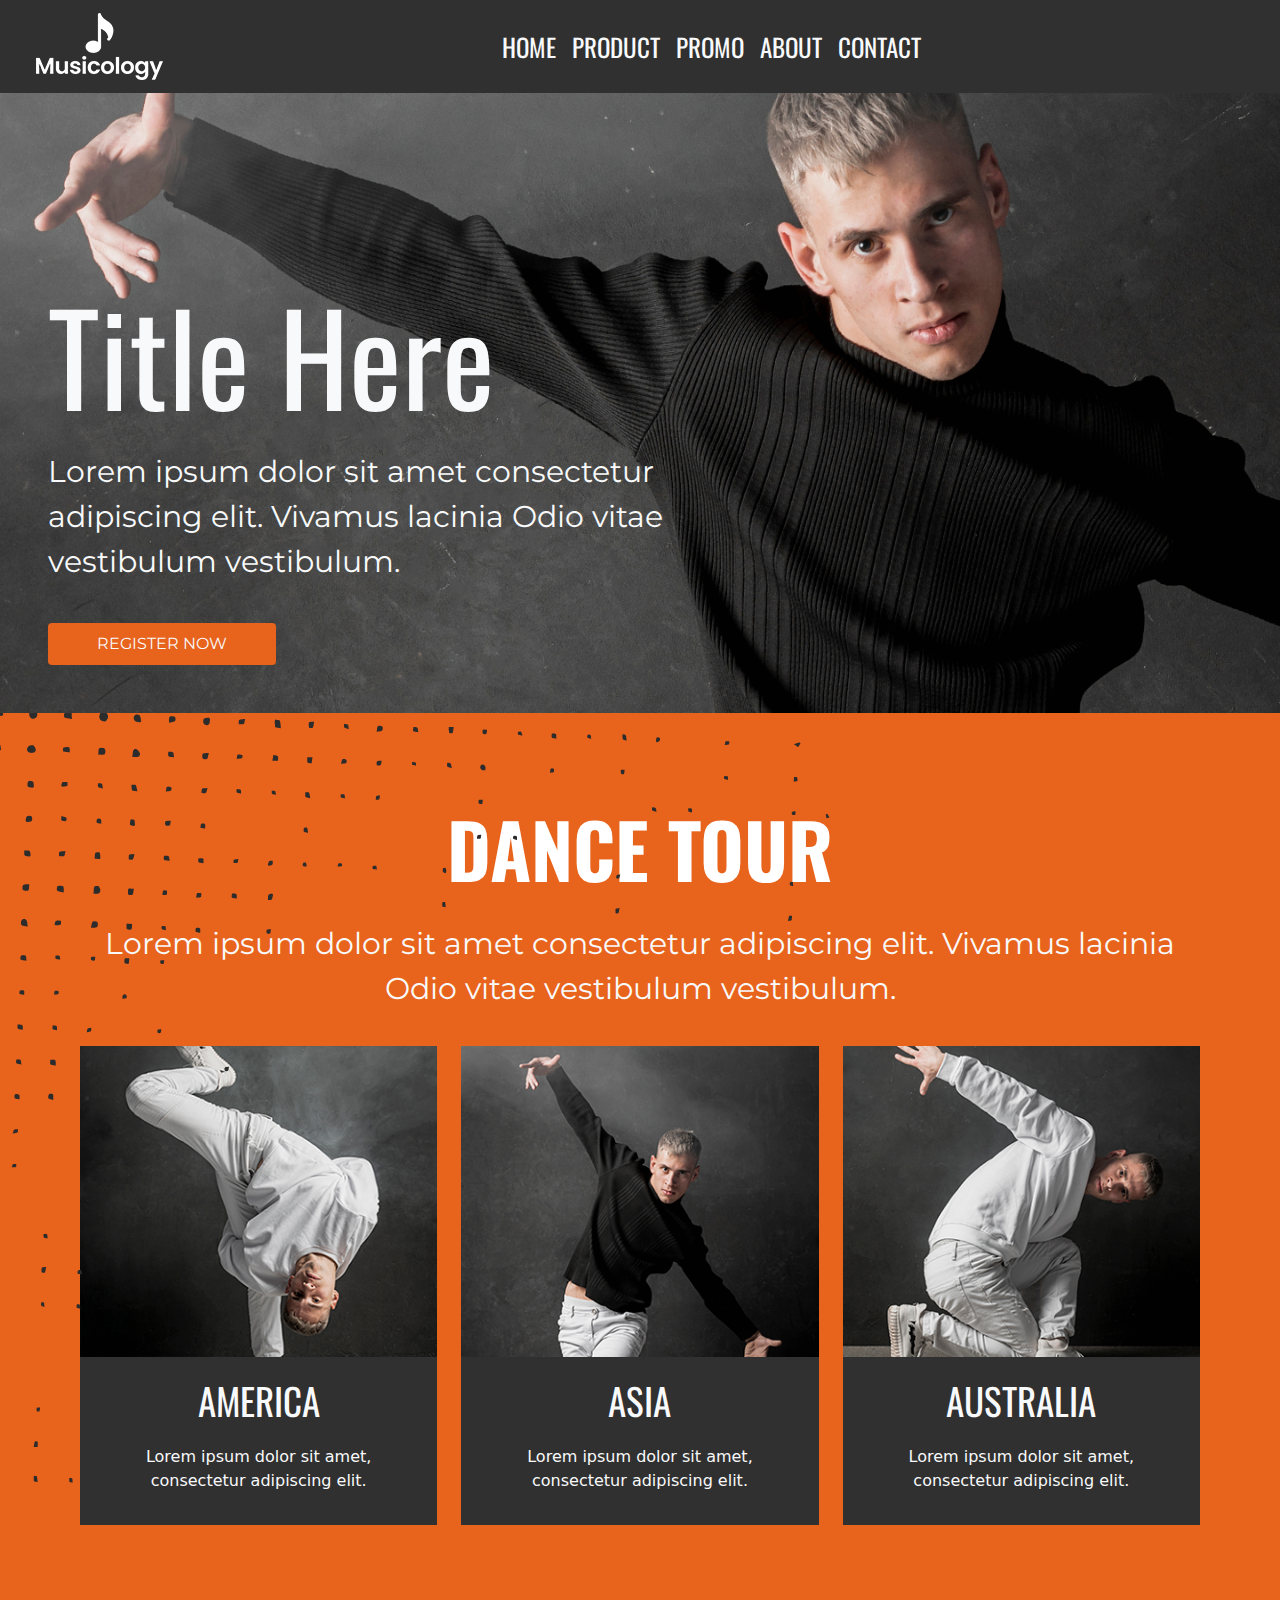
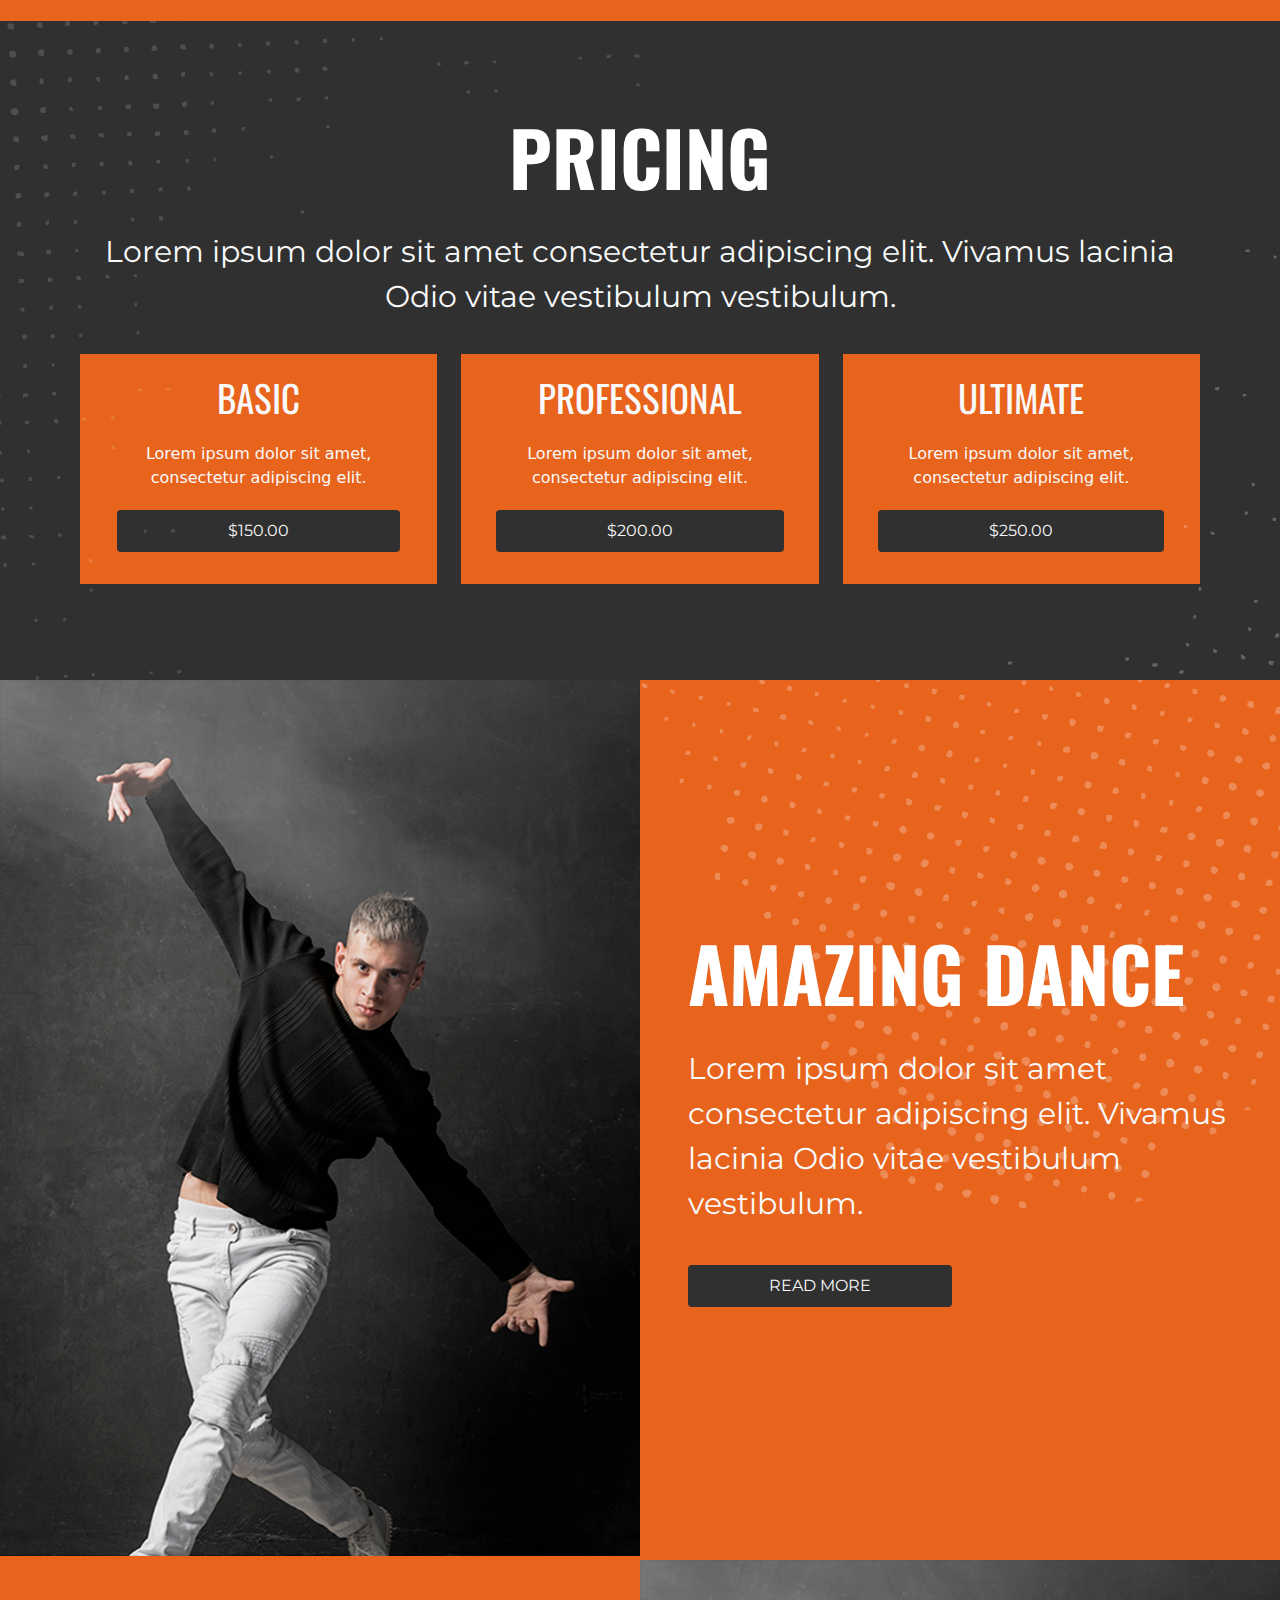
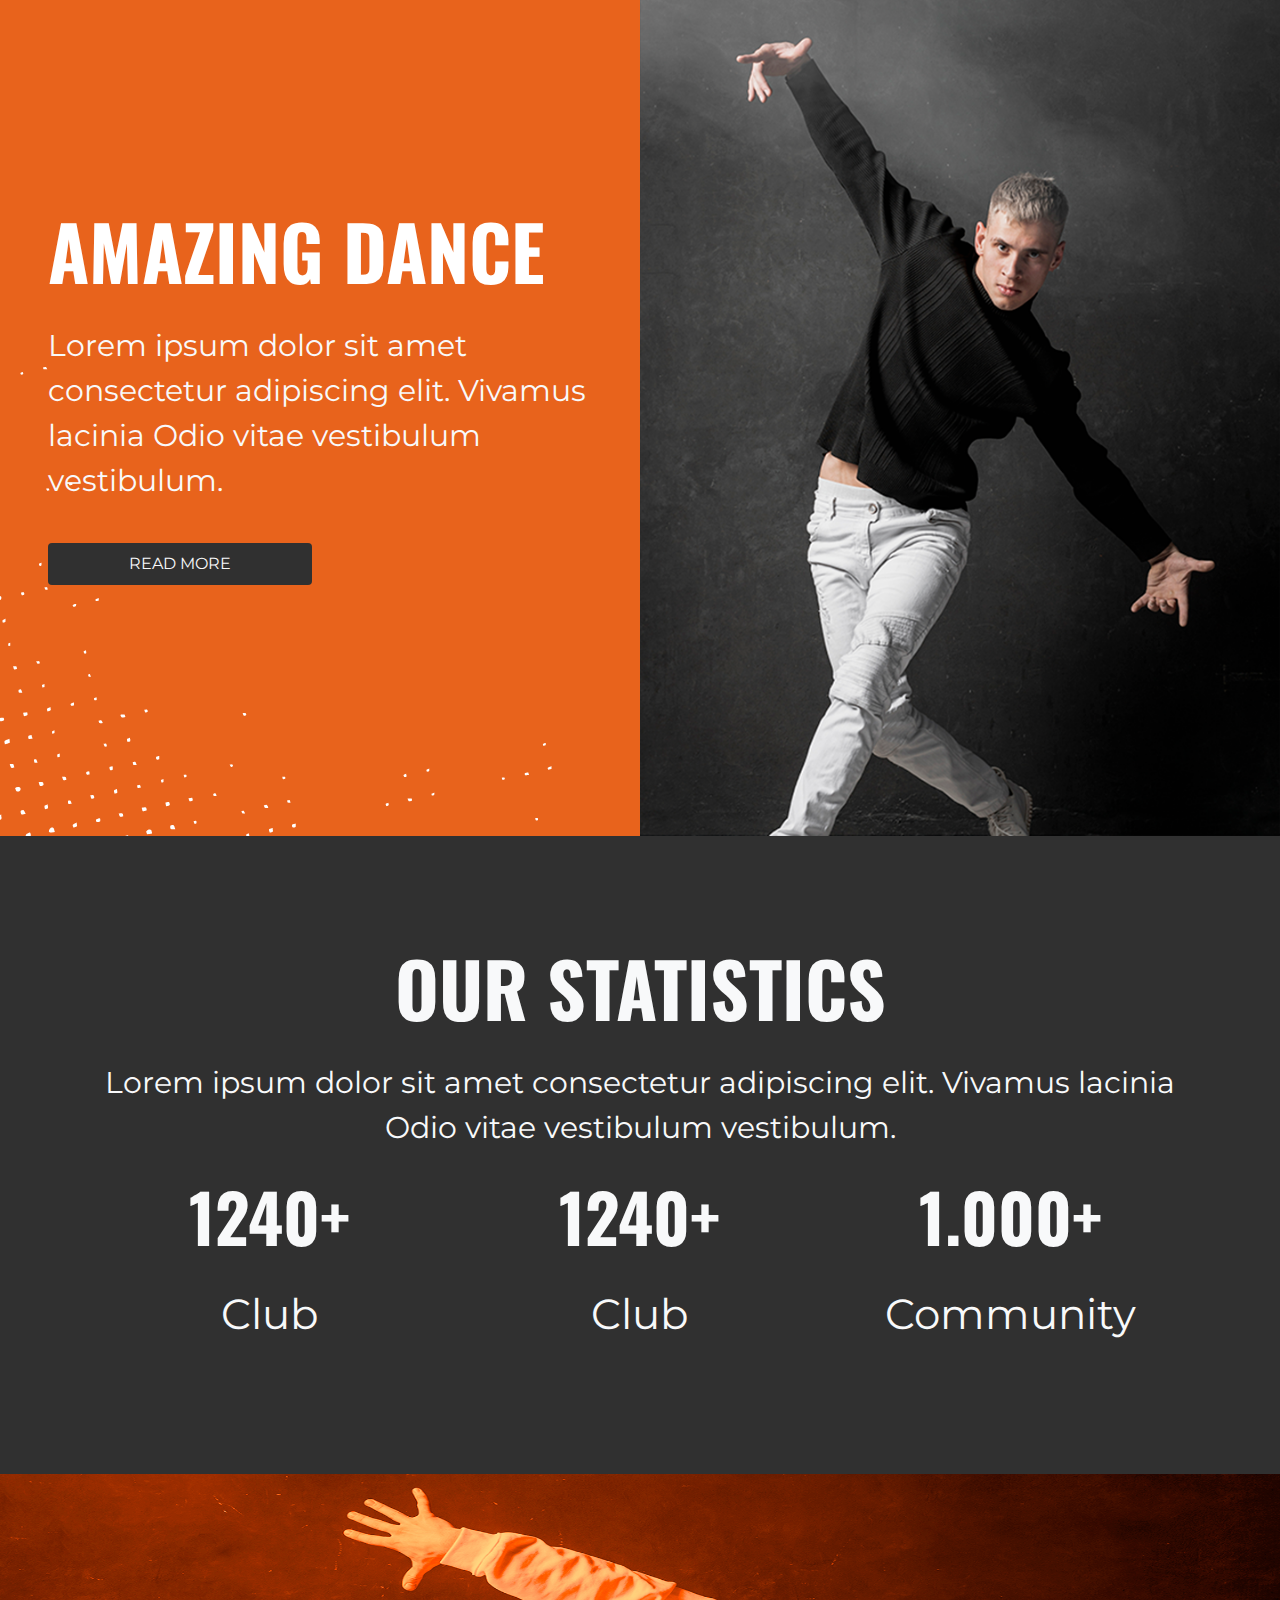
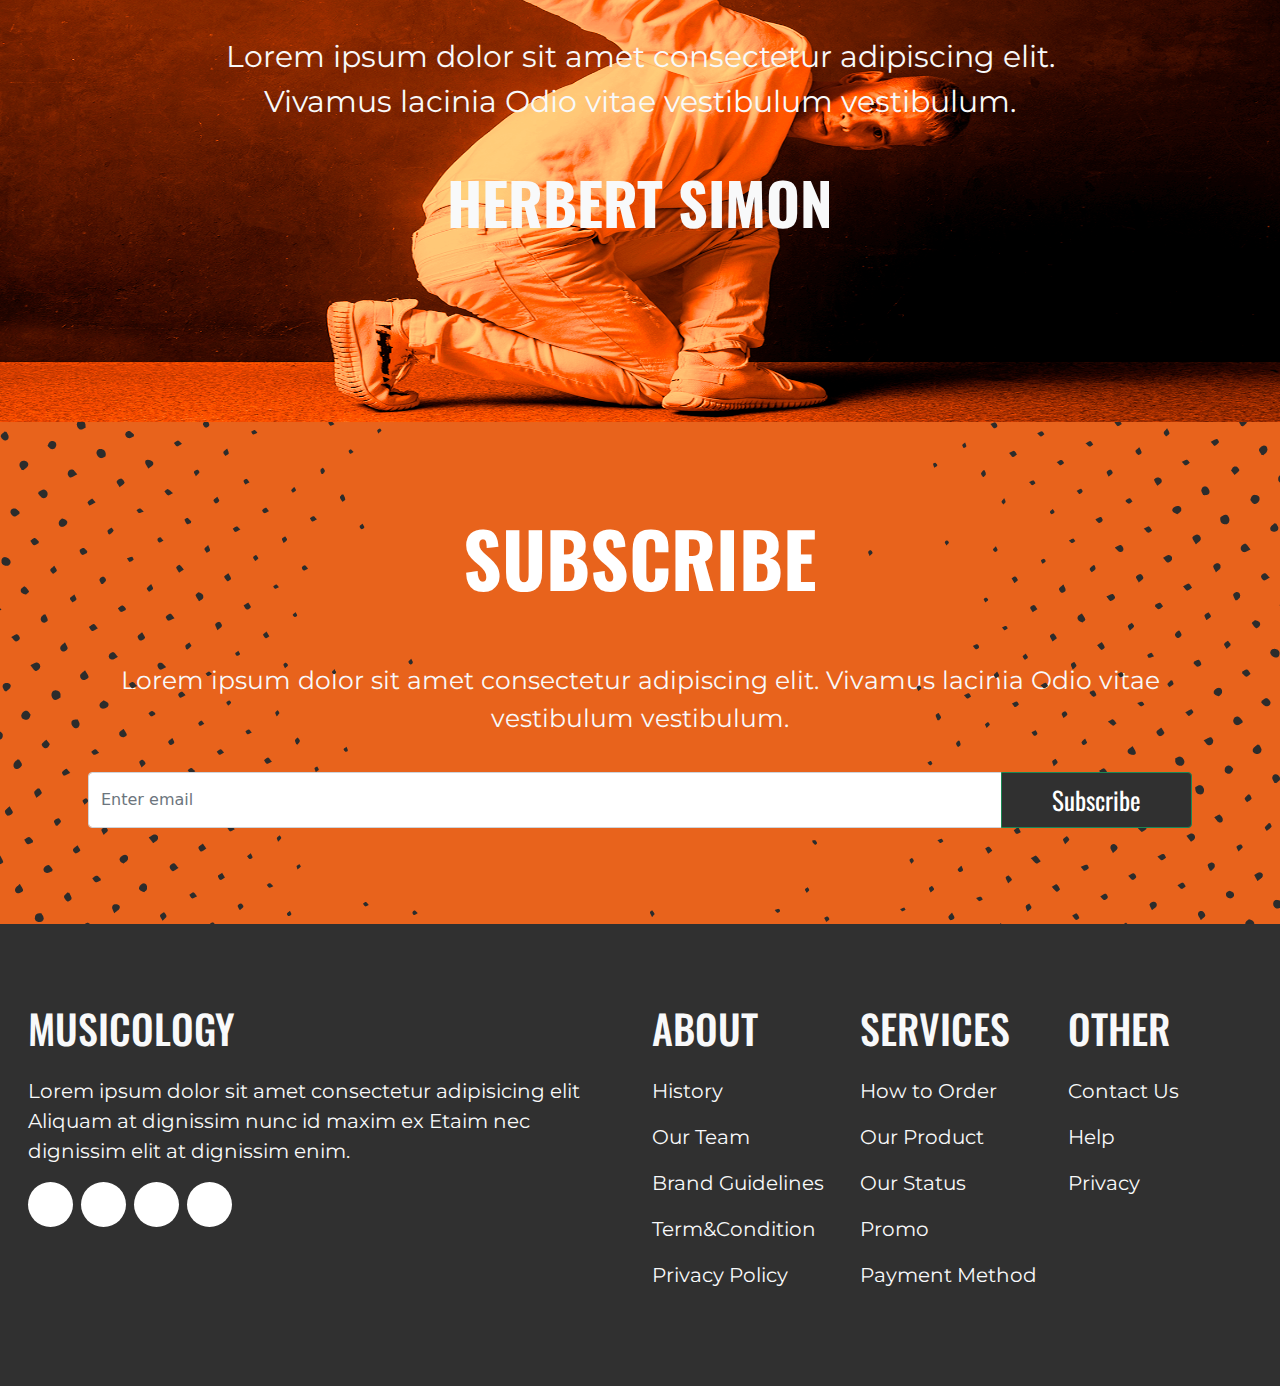
<file: psd dance/index.html>
<!DOCTYPE html>
<html lang="en">
<head>
    <meta charset="UTF-8">
    <meta name="viewport" content="width=device-width, initial-scale=1.0">
    <title>Document</title>

    <link rel="stylesheet" href="css/bootstrap.min.css">
    <script src="js/bootstrap.bundle.js"></script>

    <!-- fonts -->

    <link href="https://fonts.googleapis.com/css2?family=Oswald&display=swap" rel="stylesheet">
    <link href="https://fonts.googleapis.com/css2?family=Montserrat&family=Oswald&display=swap" rel="stylesheet">

    <!-- icons -->
    <link rel="stylesheet" href="https://cdnjs.cloudflare.com/ajax/libs/font-awesome/6.4.0/css/all.min.css" integrity="sha512-iecdLmaskl7CVkqkXNQ/ZH/XLlvWZOJyj7Yy7tcenmpD1ypASozpmT/E0iPtmFIB46ZmdtAc9eNBvH0H/ZpiBw==" crossorigin="anonymous" referrerpolicy="no-referrer">
    <!-- <link rel="stylesheet" href="https://cdnjs.cloudflare.com/ajax/libs/font-awesome/4.7.0/css/font-awesome.css"> -->

    <style>
        *{
            box-sizing: border-box;
            margin: 0;
            padding: 0;
         }

        .navbg
        {
            background-color: #303030;
        }
        .navfontss
        {
            font-family: Oswald;
            font-size: 25px;
        }
        .navfontss1
        {
            font-family: Oswald;
            font-size: 125px;
        }
        .navfontss2
        {
            font-family: Montserrat;
            font-size: 30px;
            
        }

        .bgi
        {
            width: 100%;
            /* height: 400px; */
            background-image: url(image/Place\ Your\ Image\ Here\ \(Double\ Click\ to\ Edit\).png);
            background-size: 100% 100%;
            background-repeat: no-repeat;

        }
        .regi
        {
            background-color: #e8631c;
        }
        .ptt
        {
            padding-top: 120px;
        
        }
        
        /* second section */

        .padi
        {
            padding: 80px;
        }
        .dance-font
        {
            font-family: Oswald;
            font-weight: bold;
            font-size: 75px;
            color: white;
        }
        .card-p1
        {
            font-family: Oswald;
            font-size: 37px;
        }
        .card-p2
        {
            font-family: Montserrat;
            font-size: 22px;
            
        }
        
        .secondback
        {}

        /* third section */

        .card-p1bold
        {
            font-weight: semibold;
        }
        .thirdbuton-padding
        {
            padding: 0 110px;
        }

        .faa
        {
            font-size: 100px;
            padding: 40px 0;
            color: white;
        }
        .padi-1
        {
            padding: 80px 217px;
        }

        .circlee
        {
            height: 45px;
            width: 45px;
            background-color: white;
            /* background: rgb(32, 30, 30); */
            border-radius: 50%;
            
            text-align: center;
            
            line-height: 50px;
            /* margin-right: 10px; */
            
        }
        .circlee i
        {
            color: black;
            font-size: 20px;
        }



        .bgi2
        {
            width: 100%;
            /* height: 400px; */
            background-image: url(image/Place\ Your\ Image\ Here\ \(Double\ Click\ to\ Edit\)\ \(4\).png);
            background-size: 100% 100%;
            background-repeat: no-repeat;

        }



        .navfontss3
        {
            font-family: Oswald;
            font-size: 75px;
            font-weight: bold;
        }

        .navfontss4
        {
            font-family: Oswald;
            font-size: 67px;
            font-weight: bold;
        }

        .navfontss5
        {
            font-family: Montserrat;
            font-size: 42px;
        }


        /*  */

        .fourthbutton-padding
        {
            padding: 0 80px;
        }




    </style>
    

</head>
<body>

    <div class="container-fluid  bgi">
        <div class="row align-items-center">
            <nav class="navbar navbar-expand-sm navbg navfontss navbar-dark ">

                <div class="container-fluid">

                    <a class="navbar-brand" href="#">
                        <img src="image/Vector Smart Object (Double Click to Edit).png" alt="">
                    </a>

                  <button class="navbar-toggler" type="button" data-bs-toggle="collapse" data-bs-target="#collapsibleNavbar">
                    <span class="navbar-toggler-icon"></span>
                  </button>

                  <div class="collapse navbar-collapse justify-content-center " id="collapsibleNavbar">

                    <ul class="navbar-nav ">

                      <li class="nav-item ">
                        <a class="nav-link text-light" href="#">HOME</a>
                      </li>
                      <li class="nav-item">
                        <a class="nav-link text-light" href="#">PRODUCT</a>
                      </li>
                      <li class="nav-item">
                        <a class="nav-link text-light" href="#">PROMO</a>
                      </li>
                      <li class="nav-item">
                        <a class="nav-link text-light" href="#">ABOUT</a>
                      </li>
                      <li class="nav-item">
                        <a class="nav-link text-light" href="#">CONTACT</a>
                      </li>   

                    </ul>
                    <!-- <div class="se text-light">
                    
                        <i class="fa fa-search" aria-hidden="true"></i>
                      </div> -->
                  </div>

                  <div class="se text-light">
                    
                    <i class="fa fa-search" aria-hidden="true"></i>
                  </div>

                </div>

            </nav>          
        </div>            
    

    
        <!-- <div class="container-fluid "> -->
        
            <div class="row ptt  pb-4">

                <!-- <div class="image1 " style="position: absolute; z-index: 1;">
                    <img src="image/Place Your Image Here (Double Click to Edit).png" class="img-fluid"alt="">
                </div> -->

                

                    <div class="   col-12 col-md-7 pt-5 ps-5 text-light">

                        <p class="navfontss1   mb-0 ">Title Here</p>
                        <p class="navfontss2    " style="margin-bottom: 35px;">Lorem ipsum dolor sit amet consectetur adipiscing elit. Vivamus lacinia Odio vitae vestibulum vestibulum.
                        </p>

                        <div class="navfontss2   mb-4">
                            <a href="" class="btn regi text-light px-5 py-2 target=" _blank"="">
                            REGISTER NOW
                            </a>
                        </div>

                    </div>

                
            </div>
            
        <!-- </div> -->
    
    </div>
    
    <!-- ==========================second section========================== -->

    <div class="container-fluid overflow-hidden  regi padi secondback
    " style="position: relative;">

        <div class="shape1" style="position: absolute; top: -425px;right: 450px; z-index: 1;">
            <img src="image/Shape (1).png" alt="">
        </div>

        <div class="dancetext text-center  text-light">

            <p class="dance-font ">DANCE TOUR</p>
            <p class="navfontss2 " style="margin-bottom: 35px;">
                Lorem ipsum dolor sit amet consectetur adipiscing elit. Vivamus lacinia Odio vitae vestibulum vestibulum.
            </p>

        </div>

        <div class="row justify-content-center">
            <div class="col-12 col-md-6 col-lg-4 ">
                <div class="card1 navbg mb-3">
                    
                    <div class="item-img">
                        <img class="" src="image/Place Your Image Here (Double Click to Edit) (3).png" height="100%" width="100%" class="img-fluid">
                    </div>

                    <div class="item-content text-center px-3 py-3 text-light">
                        <p class="card-p1">AMERICA</p>
                        <P class="card-P2">Lorem ipsum dolor sit amet, consectetur adipiscing elit.</P>
                    </div>

                </div>
                
            </div>

            <div class="col-12 col-md-6 col-lg-4 ">
                <div class="card1 navbg mb-3">
                    
                    <div class="item-img">
                        <img class="" src="image/Place Your Image Here (Double Click to Edit) (1).png" height="100%" width="100%" class="img-fluid">
                    </div>

                    <div class="item-content text-center px-3 py-3 text-light">
                        <p class="card-p1">ASIA</p>
                        <P class="card-P2">Lorem ipsum dolor sit amet, consectetur adipiscing elit.</P>
                    </div>

                </div>
                
            </div>

            <div class="col-12 col-md-6 col-lg-4 mb-3">
                <div class="card1 navbg">
                    
                    <div class="item-img">
                        <img class="" src="image/Place Your Image Here (Double Click to Edit) (2).png" height="100%" width="100%" class="img-fluid">
                    </div>

                    <div class="item-content text-center px-3 py-3 text-light">
                        <p class="card-p1">AUSTRALIA</p>
                        <P class="card-P2">Lorem ipsum dolor sit amet, consectetur adipiscing elit.</P>
                    </div>

                </div>
                
            </div>

        </div>

    </div>

    <!-- ======================= third section ==================== -->

    <div class="container-fluid navbg padi secondback overflow-hidden" style="position: relative;">

        <div class="shape-2" style="position: absolute; top: -520px;right:640px;">
            <img src="image/Shape (5).png" alt="">
        </div>

        <div class="shape-2" style="position: absolute; top: 220px;left:640px;">
            <img src="image/Shape (3).png" alt="">
        </div>

        


        <div class="dancetext text-center  text-light">

            <p class="dance-font ">PRICING</p>
            <p class="navfontss2 " style="margin-bottom: 35px;">
                Lorem ipsum dolor sit amet consectetur adipiscing elit. Vivamus lacinia Odio vitae vestibulum vestibulum.
            </p>

        </div>

        <div class="row justify-content-center align-items-center ">

            

            <div class="col-12 col-md-6 col-lg-4 ">
                <div class="card1 regi mb-3 ">
                    
                    <div class="item-img text-center">
                        <i class=" faa fa fa-sharp fa-light fa-award"></i>
                    </div>

                    <div class="item-content text-center px-3 py-3 text-light">
                        <p class="card-p1 ">BASIC</p>
                        <P class="card-P2">Lorem ipsum dolor sit amet, consectetur adipiscing elit.</P>

                        <div class="navfontss2 mb-3">
                            <a href="" class="btn navbg text-light thirdbuton-padding py-2 target=" _blank"="">
                            $150.00
                            </a>
                        </div>

                    </div>

                </div>
                
            </div>

            <div class="col-12 col-md-6 col-lg-4 ">
                <div class="card1 regi mb-3">
                    
                    <div class="item-img  text-center">
                        <i class="faa fa fa-sharp fa-light fa-award"></i>
                    </div>

                    <div class="item-content text-center px-3 py-3 text-light">
                        <p class="card-p1">PROFESSIONAL</p>
                        <P class="card-P2">Lorem ipsum dolor sit amet, consectetur adipiscing elit.</P>
                        
                        <div class="navfontss2 mb-3">
                            <a href="" class="btn navbg text-light thirdbuton-padding py-2 target=" _blank"="">
                            $200.00
                            </a>
                        </div>

                    </div>

                </div>
                
            </div>

            <div class="col-12 col-md-6 col-lg-4 ">
                <div class="card1 regi mb-3 ">
                    
                    <div class="item-img text-center">
                        <i class="faa fa fa-sharp fa-light fa-award"></i>
                    </div>

                    <div class="item-content text-center px-3 py-3 text-light">
                        <p class="card-p1  ">ULTIMATE</p>
                        <P class="card-P2 ">Lorem ipsum dolor sit amet, consectetur adipiscing elit.</P>

                        <div class="navfontss2 mb-3">
                            <a href="" class="btn navbg text-light thirdbuton-padding py-2 target=" _blank"="">
                            $250.00
                            </a>
                        </div>

                    </div>

                </div>
                
            </div>

        </div>

    </div>





    <!-- ==============================forth section======================== -->




    <div class="container-fluid regi " >
        <div class="row align-items-center overflow-hidden" style="position: relative;">
        
    
            <div class="shape-2" style="position: absolute; top: -625px;left:630px;">
                <img src="image/Shape (3).png" alt="">
            </div>

            <div class="col-12 col-lg-6 p-0 ">
                <div class="card1 navbg mb-1">
                    
                    <div class="item-img">
                        <img class="" src="image/Place Your Image Here (Double Click to Edit) (5).png" height="100%" width="100%" class="img-fluid">
                    </div>

                </div>
            </div>    

            <div class="col-12 col-lg-6  p-5 text-light">
                <div class="conttextt   mb-1 ">
                
                    <p class="dance-font ">AMAZING DANCE</p>
                    <p class="navfontss2 " style="margin-bottom: 35px;">
                        Lorem ipsum dolor sit amet consectetur adipiscing elit. Vivamus lacinia Odio vitae vestibulum vestibulum.
                    </p>

                    <div class="navfontss2 mb-3">
                        <a href="" class="btn navbg text-light fourthbutton-padding  py-2 target=" _blank"="">
                        READ MORE
                        </a>
                    </div>
    
                 </div>

            </div>
        </div>
        
        <div class="row align-items-center overflow-hidden" style="position: relative;">

            <div class="shape-2" style="position: absolute; top: 400px; right:240px;">
                <img src="image/Shape (4).png" alt="">
            </div>


            <div class="col-12 col-lg-6 p-5 text-light">
                <div class="conttextt  ">
                
                    <p class="dance-font ">AMAZING DANCE</p>
                    <p class="navfontss2 " style="margin-bottom: 35px;">
                        Lorem ipsum dolor sit amet consectetur adipiscing elit. Vivamus lacinia Odio vitae vestibulum vestibulum.
                    </p>

                    <div class="navfontss2 mb-3">
                        <a href="" class="btn navbg text-light fourthbutton-padding  py-2 target=" _blank"="">
                        READ MORE
                        </a>
                    </div>
    
                 </div>

            </div> 
            
            <div class="col-12 col-lg-6 p-0 ">
                <div class="card1 navbg ">
                    
                    <div class="item-img">
                        <img class="" src="image/Place Your Image Here (Double Click to Edit) (5).png" height="100%" width="100%">
                    </div>

                </div>
            </div>

            
        </div>    
            
            
            
       
    </div>

    <!-- ======================= STATISTICS ========================== -->

    <div class="container-fluid navbg p-5">
        <div class="row  p-5 text-light  text-center  ">
            <p class="navfontss3">OUR STATISTICS</p>
            <p class="navfontss2">
                Lorem ipsum dolor sit amet consectetur adipiscing elit. Vivamus lacinia Odio vitae vestibulum vestibulum.
            </p>
            
            <div class="col-12 col-lg-4 mb-3">
                <div class="counterss">
                    <p class="navfontss4">1240+</p>
                    <p class="navfontss5">Club</p>
                </div>
            </div>    

            <div class="col-12 col-lg-4 mb-3">
                <div class="counterss">
                    <p class="navfontss4">1240+</p>
                    <p class="navfontss5">Club</p>
                </div>
            </div>

            <div class="col-12 col-lg-4 mb-3">
                <div class="counterss">
                    <p class="navfontss4">1.000+</p>
                    <p class="navfontss5">Community</p>
                </div>
            </div>

        </div>
    </div>

    <!-- ============================= simon ================================= -->

    <div class="container-fluid bgi2 text-light " style="padding: 80px;">
        <div class="row text-center  " style="padding: 80px;">
            <p class="navfontss2 " style="margin-bottom: 35px;">
                Lorem ipsum dolor sit amet consectetur adipiscing elit. Vivamus lacinia Odio vitae vestibulum vestibulum.
            </p>

            <p style="font-size: 58px; font-family: Oswald; font-weight: bold;">
                HERBERT SIMON
            </p>


        </div>
    </div>

    <!-- ================================subscribe===================== -->

    <div class="container-fluid text-center padi justify-content-center overflow-hidden  regi  
    " style="position: relative;">

        <div class="row justify-content-center  px-2">

            <div class="shape-1" style="position: absolute; top: -390px;right: 490px;">
                <img src="image/Shape (2).png" alt="">
            </div>
    
            <div class="shape-2" style="position: absolute; top: -390px;left: 490px;">
                <img src="image/Shape.png" alt="">
            </div>
    
            <div class="dancetext text-center  text-light">
    
                <p class="dance-font mb-5 ">SUBSCRIBE</p>
                <p class="navfontss2  " style="margin-bottom: 35px; font-size: 25px;">
                    Lorem ipsum dolor sit amet consectetur adipiscing elit. Vivamus lacinia Odio vitae vestibulum vestibulum.
                </p>
    
                <div class="input-group  mb-3 mt-4">
                    <input type="text" class="form-control" placeholder="Enter email" aria-label="Recipient's username" aria-describedby="button-addon2">
                    <button class="btn btn-success border-rad navfontss navbg" style="padding: 8px 50px;" type="button" id="button-addon2">Subscribe</button>
                </div>
    
            </div>

        </div>
    </div>
    <!-- ===========footer---------------- -->

    <div class="container-fluid navbg text-light py-3">
        <div class="row  p-3">
            <div class="col-12 col-lg-6 ">
               <div class="dff  py-5 pe-5">
                   <h1 class="mb-4" style="font-family: Oswald;">MUSICOLOGY</h1>
                   <p class="fs-5 " style=" font-family: Montserrat;" >Lorem ipsum dolor sit amet consectetur adipisicing elit Aliquam at dignissim nunc id maxim ex Etaim nec dignissim elit at dignissim enim.</p>
                   <div class="ic d-flex ">
                        <div class="circlee me-2">
                            <i class="fa-brands fa-instagram"></i>
                        </div>
                        <div class="circlee me-2">
                            <i class="fa-brands fa-facebook-f"></i>
                        </div>
                        <div class="circlee me-2">
                            <i class="fa-brands fa-twitter"></i>
                        </div>
                        <div class="circlee">
                            <i class="fa-brands fa-whatsapp"></i>
                        </div>
                   </div>
               </div>
            </div>

            <div class="col-12 col-lg-2 ">
                <div class="dff  py-5 pe-1 ">
                    <h1 class="mb-4" style="font-family: Oswald;">ABOUT</h1>
                   <p class="fs-5 " style=" font-family: Montserrat;" >History</p>
                   <p class="fs-5 " style=" font-family: Montserrat;" >Our Team</p>
                   <p class="fs-5 " style=" font-family: Montserrat;" >Brand Guidelines</p>
                   <p class="fs-5 " style=" font-family: Montserrat;" >Term&Condition</p>
                   <p class="fs-5 " style=" font-family: Montserrat;" >Privacy Policy</p>
                </div>
            </div>

            <div class="col-12 col-lg-2 ">
                <div class="dff  py-5 ">
                    <h1 class="mb-4" style="font-family: Oswald;">SERVICES</h1>
                    <p class="fs-5 " style=" font-family: Montserrat;" >How to Order</p>
                    <p class="fs-5 " style=" font-family: Montserrat;" >Our Product</p>
                    <p class="fs-5 " style=" font-family: Montserrat;" >Our Status</p>
                    <p class="fs-5 " style=" font-family: Montserrat;" >Promo</p>
                    <p class="fs-5 " style=" font-family: Montserrat;" >Payment Method</p>
                </div>
            </div>

            <div class="co-12 col-lg-2 ">
                <div class="dff  py-5 pe-4">
                    <h1 class="mb-4" style="font-family: Oswald;">OTHER</h1>
                    <p class="fs-5 " style=" font-family: Montserrat;" >Contact Us</p>
                    <p class="fs-5 " style=" font-family: Montserrat;" >Help</p>
                    <p class="fs-5 " style=" font-family: Montserrat;" >Privacy</p>
                    
                </div>
            </div>

        </div>
    </div>
</body>
</html>
</file>
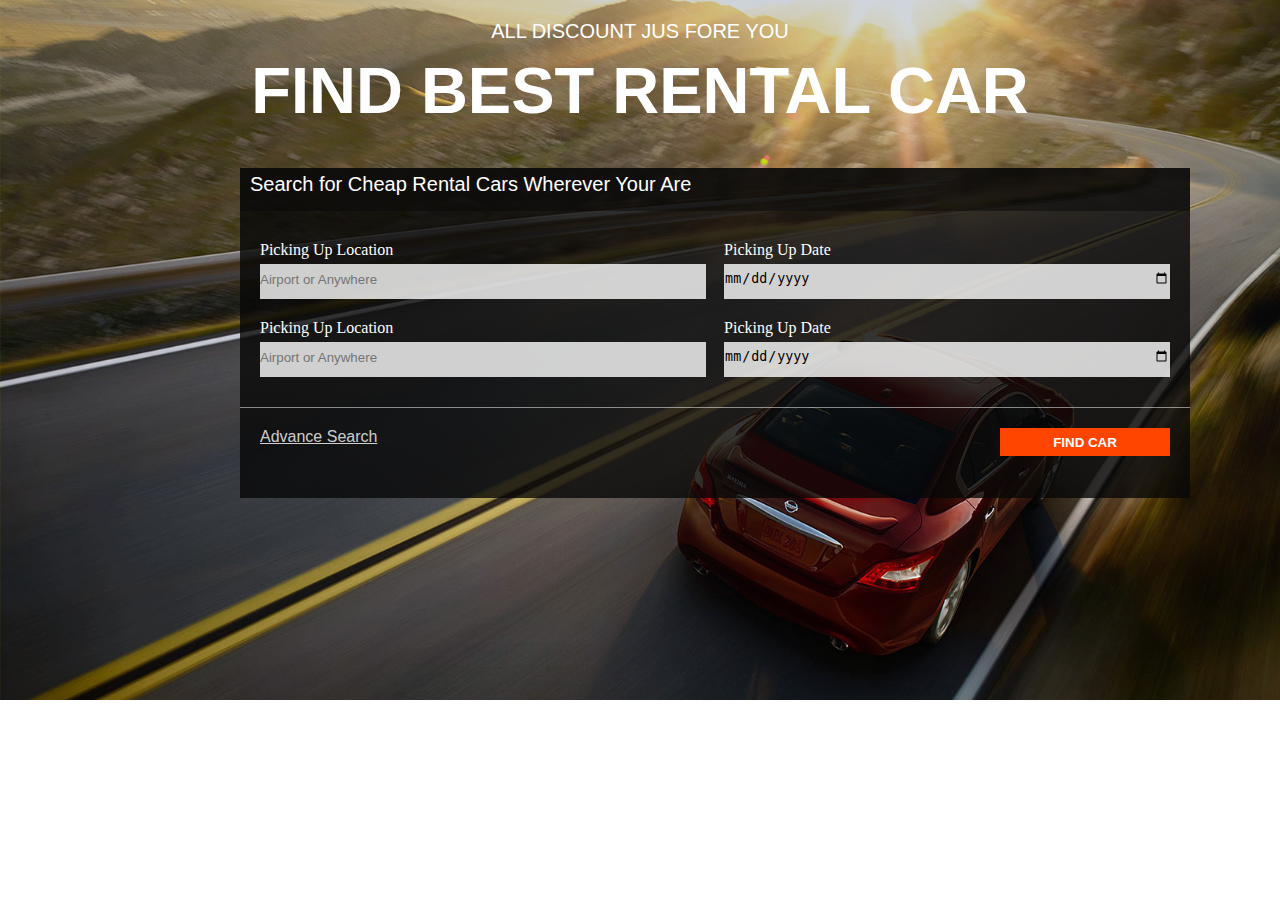
<file: my flex project/02section.html>
<!DOCTYPE html>
<html lang="en">
<head>
    <meta charset="UTF-8">
    <meta name="viewport" content="width=device-width, initial-scale=1.0">
    <title>Document</title>
    <style>
        *{box-sizing: border-box;margin: 0;padding: 0;}

        .second-section
        {
            height: 700px;
            background: coral;
            background: url(./image/slide-1.jpg);
            background-size: 100% 100%;
            text-align: center;
            padding: 20px 240px;
            /* position: relative; */
            
        }
        @media(max-width: 600px)
        {
            .second-section{width: 100%;}
        }
        
        .second-section p
        {
            font-family: sans-serif;
            font-size: 20px;
            margin-bottom: 10px;
            text-align: center;
            color: white;

        }
        .second-section h1
        {
            font-family: sans-serif;
            text-align: center;
            font-size: 65px;
            color: white;
            margin-bottom: 40px;
            
        }
        .second-section .cheap
        {
            height: 330px;
            width: 950px;
            background-color: rgba(7, 7, 7, 0.80);
            /* position: absolute;
            top: 150px;
            left: 250px;*/
            text-align: left;
            
        }
        .cheap .cheaprental
        {
            /* background-color: greenyellow; */
            background-color: rgb(7, 7, 7, 0.50);
            /* border: 1px solid; */
            color: white;
            padding: 5px 10px;
            text-align: left;
        }
        .cheap .cheaprental p
        {
            text-align: left;            
        }
        .cheap .form
        {
            padding: 30px 20px 10px 20px;
            background: transparent;
            border-bottom: 1px solid;
            border-color: rgb(255, 255, 255, 0.50);
        }
        .cheap .row-line
        {
            display: flex;
            justify-content: space-between;
            margin-bottom: 20px;
        }
        .cheap .row-line .lines 
        {
            flex-basis: 49%;
        }

        .cheap .row-line .lines label
        {
            margin-bottom: 5px;
            display: block;
            color: white;
        }

        .cheap .row-line .lines input
        {
            width: 100%;
            height: 35px;
            border: none;
            background: rgba(255, 255, 255, 0.80);
            outline: none; 
            padding-bottom: 5px;
        }

        .cheap .findcar
        {
            padding:  20PX 20px;
            background: transparent;
            display: flex;
            justify-content: space-between;
            
        }
        .cheap .findcar P
        {
            font-size: 16px;
            text-align: left;
        }
        .cheap .findcar a
        {
            color: rgba(255, 255, 255, 0.80);
        }
        .cheap .findcar a:hover
        {
            color: white;
        }
        .cheap .findcar button
        {
            width: 170px;
            background: orangered;
            border: none;
            font-weight: bold;
            color: white;
        }
        .cheap .findcar button:hover
        {
            background: black;
        }

    </style>
</head>
<body>
    <div class="second-section">
        <p>ALL DISCOUNT JUS FORE YOU</p>
        <h1>FIND BEST RENTAL CAR</h1>
        
        <div class="cheap">
            <div class="cheaprental">
                <p>Search for Cheap Rental Cars Wherever Your Are</p>
            </div>

            <div class="form">
                <div class="row-line">
                    <div class="lines">
                        <label for="">Picking Up Location</label>
                        <input type="text" placeholder="Airport or Anywhere">
                    </div>
    
                    <div class="lines">
                        <label for="">Picking Up Date</label>
                        <input type="date" placeholder="dd/mm/yyyy">
                    </div>
                </div>

                <div class="row-line">
                    <div class="lines">
                        <label for="">Picking Up Location</label>
                        <input type="text" placeholder="Airport or Anywhere">
                    </div>
    
                    <div class="lines">
                        <label for="">Picking Up Date</label>
                        <input type="date" placeholder="dd/mm/yyyy">
                    </div>
                </div>

            </div>

            <div class="findcar">
                <p><a href="">Advance Search</a></p>
                <button>FIND CAR</button>
            </div>


        </div>

    </div>
</body>
</html>
</file>
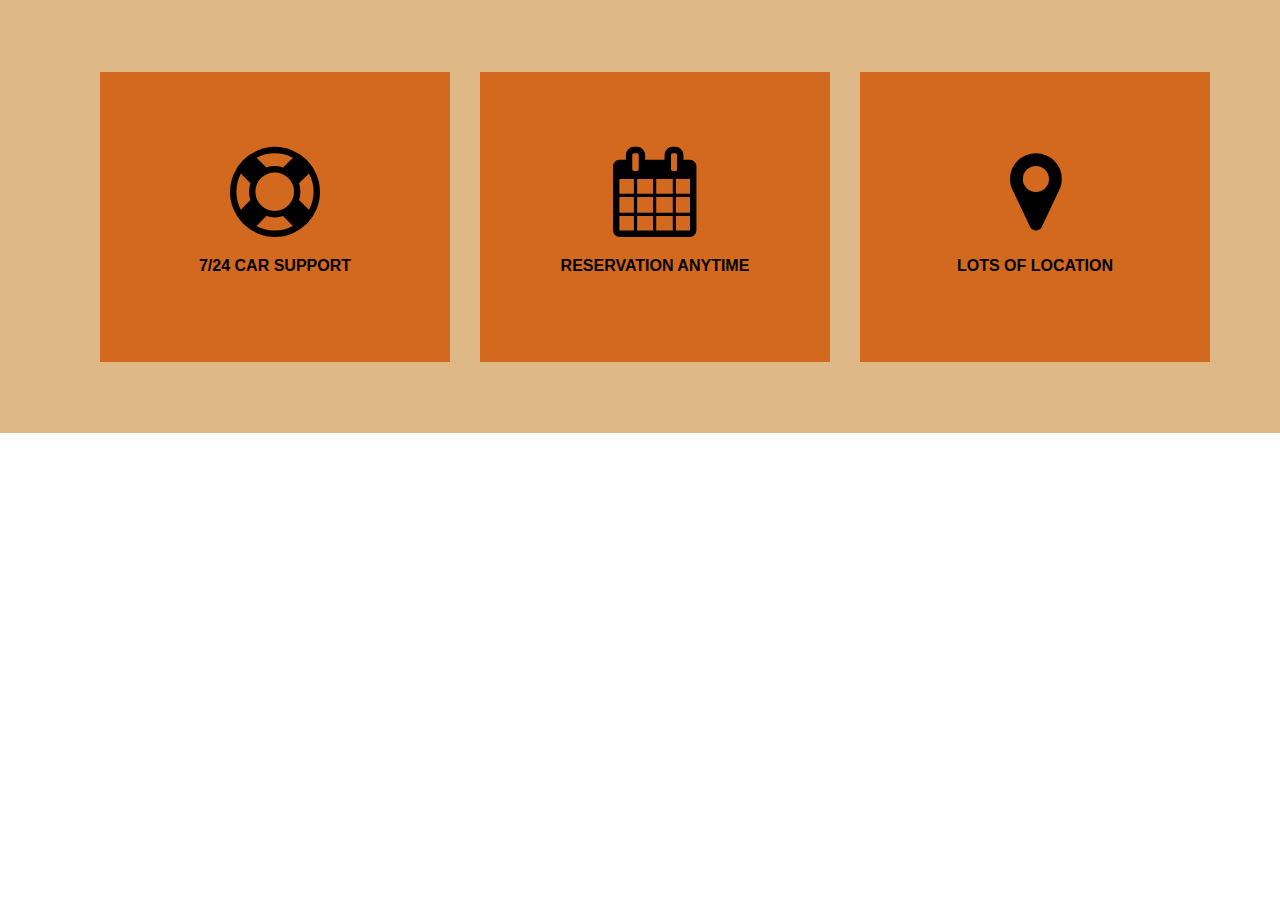
<file: my flex project/03section.html>
<!DOCTYPE html>
<html lang="en">
<head>
    <meta charset="UTF-8">
    <meta name="viewport" content="width=device-width, initial-scale=1.0">
    <title>suport calendare </title>
        <link rel="stylesheet" href="https://cdnjs.cloudflare.com/ajax/libs/font-awesome/6.3.0/css/all.min.css">
        <link rel="stylesheet" href="https://cdnjs.cloudflare.com/ajax/libs/font-awesome/4.7.0/css/font-awesome.css">

    <style>
        *{box-sizing: border-box;margin: 0;padding: 0;}
        .content
        {
            height: 433px;
            background: burlywood;
            /* margin-top: 50px; */
            
            display: flex;
            flex-wrap: wrap;

            justify-content: center;
            align-items: center;
            /* padding-left: 45px; */
            /* padding-right: 50px; */
            


        
        }
       
         .content .card
        {
           height: 290px;
           width: 350px;
           background: chocolate;
           margin-left: 30px;
           
           text-align: center;
           position: relative;
           padding: 75px 0;
        
    
        }
        @media(max-width: 600px;)
        {
            .content .card{width: 100;}
        }
        .card i
        {
            font-size: 90px;
            /* margin-top: 75px; */
        }
        .card p
        {
            font-family: sans-serif;
            font-weight: 700;
            margin: 20px 0;
            /* line-height: 70px; */
        }
        .effect
        {
            
            height: 290px;
            width: 350px;
            position: absolute;
            top: 20px;
            left: 0px;
            color: white;
            font-family: sans-serif;
            background-color: rgb(230, 0, 0);
            /* transition: 1s; */
            padding: 30px;
        
            display: none;


        }
        .effect button
        {
            height: 50px;
            width: 170px;
            background: none;
            color: white;
            border: 1px solid white;
        }
        .effect .icon
        {
            font-size: 90px;
            
        }
        .effect .pk
        {
            font-family: sans-serif;
            font-weight: 700;
            margin: 30px;
            /* line-height: 70px; */
        }
        .card:hover .effect
        {
            top: 0;
            display: block;
        }
        
    </style>
</head>
<body>
    
    <div class="content">

        <div class="card">
            <div class="icon">
                <i class="fa fa-support"></i>
                
            </div>
            <p>7/24 CAR SUPPORT</p>
            <div class="effect">
                <div class="icon">
                    <i class="fa fa-support"></i>
                    
                </div>
                <p class="pk">7/24 CAR SUPPORT</p>
                <button>REDMORE</button>

            </div>

        </div>

        
        <div class="card">
            <div class="icon">
                <i class="fa fa-calendar"></i>
                
            </div>
            <p>RESERVATION ANYTIME</p>
            <div class="effect">
                <div class="icon">
                    <i class="fa fa-calendar"></i>
                    
                </div>
                <p class="pk">RESERVATION ANYTIME</p>
                <button>REDMORE</button>

            </div>

        </div>

        <div class="card">
            <div class="icon">
                <i class="fa fa-map-marker"></i>
                
            </div>
            <p>LOTS OF LOCATION</p>
            <div class="effect">
                <div class="icon">
                    <i class="fa fa-map-marker"></i>
                    
                </div>
                <p class="pk">LOTS OF LOCATION</p>
                <button>REDMORE</button>

            </div>

        </div>

    </div>
</body>
</html>
</file>
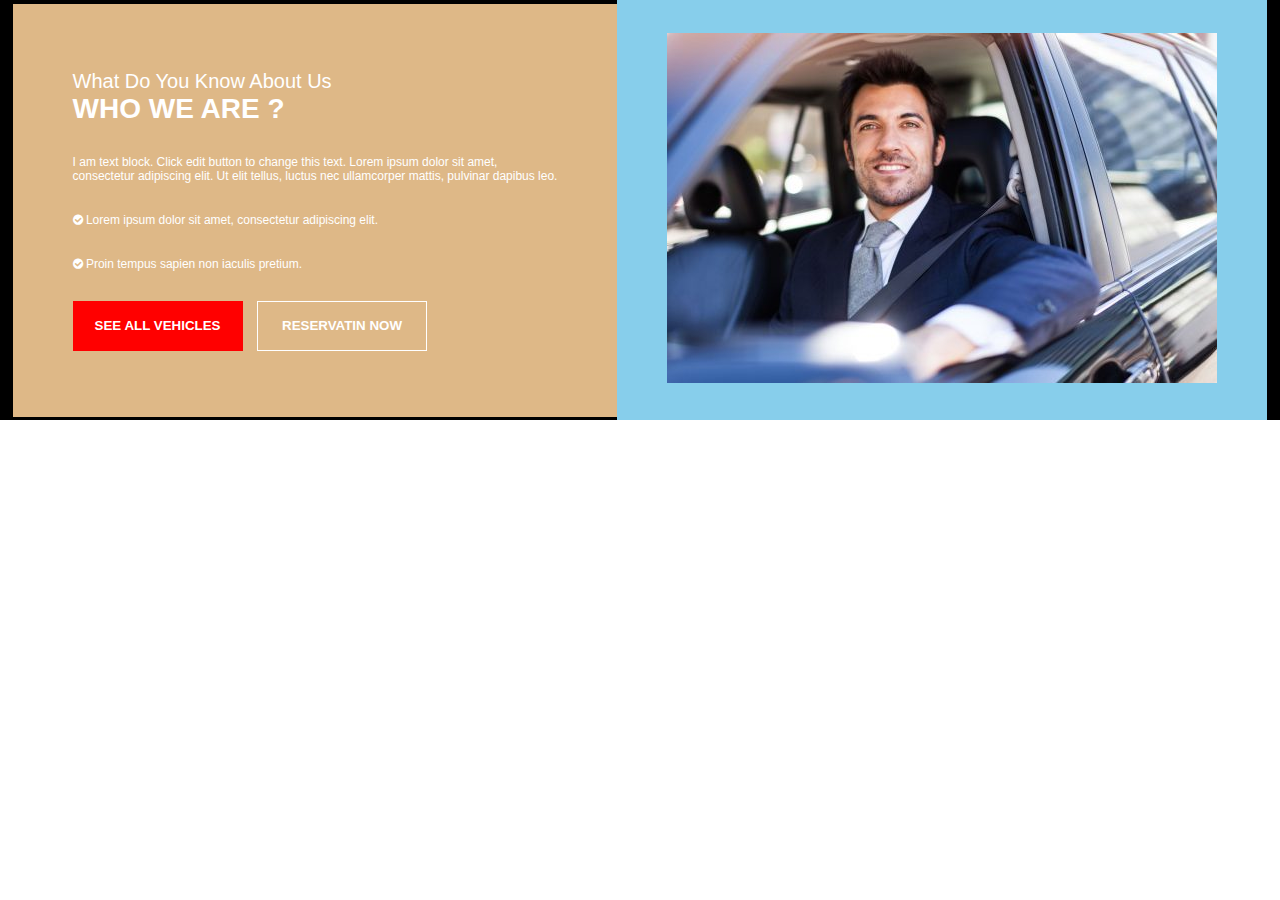
<file: my flex project/04section.html>
<!DOCTYPE html>
<html lang="en">
<head>
    <meta charset="UTF-8">
    <meta name="viewport" content="width=device-width, initial-scale=1.0">
    <title>Document</title>
    <link rel="stylesheet" href="https://cdnjs.cloudflare.com/ajax/libs/font-awesome/4.7.0/css/font-awesome.css">
    <style>
        *{box-sizing: border-box;margin: 0;padding: 0;}
        .four-container
        {
            /* height: 495px; */
            background: black;
            /* margin: 50px auto; */
            
            display: flex;
            flex-wrap: wrap;

            justify-content: center;
            align-items: center;
        }
        .four-container .four-left
        {
            /* height: 495px; */
            /* width: 700px; */
            background: burlywood;
            padding: 66px 60px;
            font-family: sans-serif;
            color: white;
            
        }
        .four-container .four-left .hh1
        {
            font-weight: 500;
            font-size: 20px;
        }
        .four-container .four-left h2
        {
            font-weight: 800;
            font-size: 28px;
        }
        .four-container .four-left p
        {
            font-size: 12px;
            margin: 30px 0;
        }
        .four-container .four-left button
        {
            height: 50px;
            width: 170px;
            background: red;
            border: none;
            font-weight: bold;
            color: white;
        }
        .four-container .four-left .bu2
        {
            height: 50px;
            width: 170px;
            background: none;
            border: 1px solid white;
            font-weight: bold;
            margin-left: 10px;
            color: white;
        
        }
        .four-container .four-left button:hover
        {
            background: none;
        }
        .four-container .four-left .bu2:hover
        {
            color: black;
            background: white;
        }

        
        .four-container .four-right
        {
            /* height: 495px; */
            /* width: 700px; */
            background: skyblue;
        
            padding: 33px 50px;
        }
        @media(max-width: 600px)
        {
            .four-container .four-left{width: 100%;}
            .four-container .four-right{width: 100%;}
        }
    </style>
</head>
<body>
    <div class="four-container">

        <div class="four-left">

            <h2 class="hh1">What Do You Know About Us</h2>
            <h2>WHO WE ARE ?</h2>

            <p>I am text block. Click edit button to change this text. Lorem ipsum dolor sit amet,<br>consectetur adipiscing elit. Ut elit tellus, luctus nec ullamcorper mattis, pulvinar dapibus leo.</p>

            <p> <i class="fa fa-check-circle"></i> Lorem ipsum dolor sit amet, consectetur adipiscing elit.</p>

            <p> <i class="fa fa-check-circle"></i> Proin tempus sapien non iaculis pretium.</p>
            <button>SEE ALL VEHICLES</button>
            <button class="bu2">RESERVATIN NOW</button>
        </div>

        <div class="four-right">
            <img src="image/shutterstock_229284226-plbiagle2tlowci6nae98rx3kwi3t4kym34t9mgtgs.jpg" alt="" height="100%" width="100%">
        </div>

    </div>
</body>
</html>
</file>
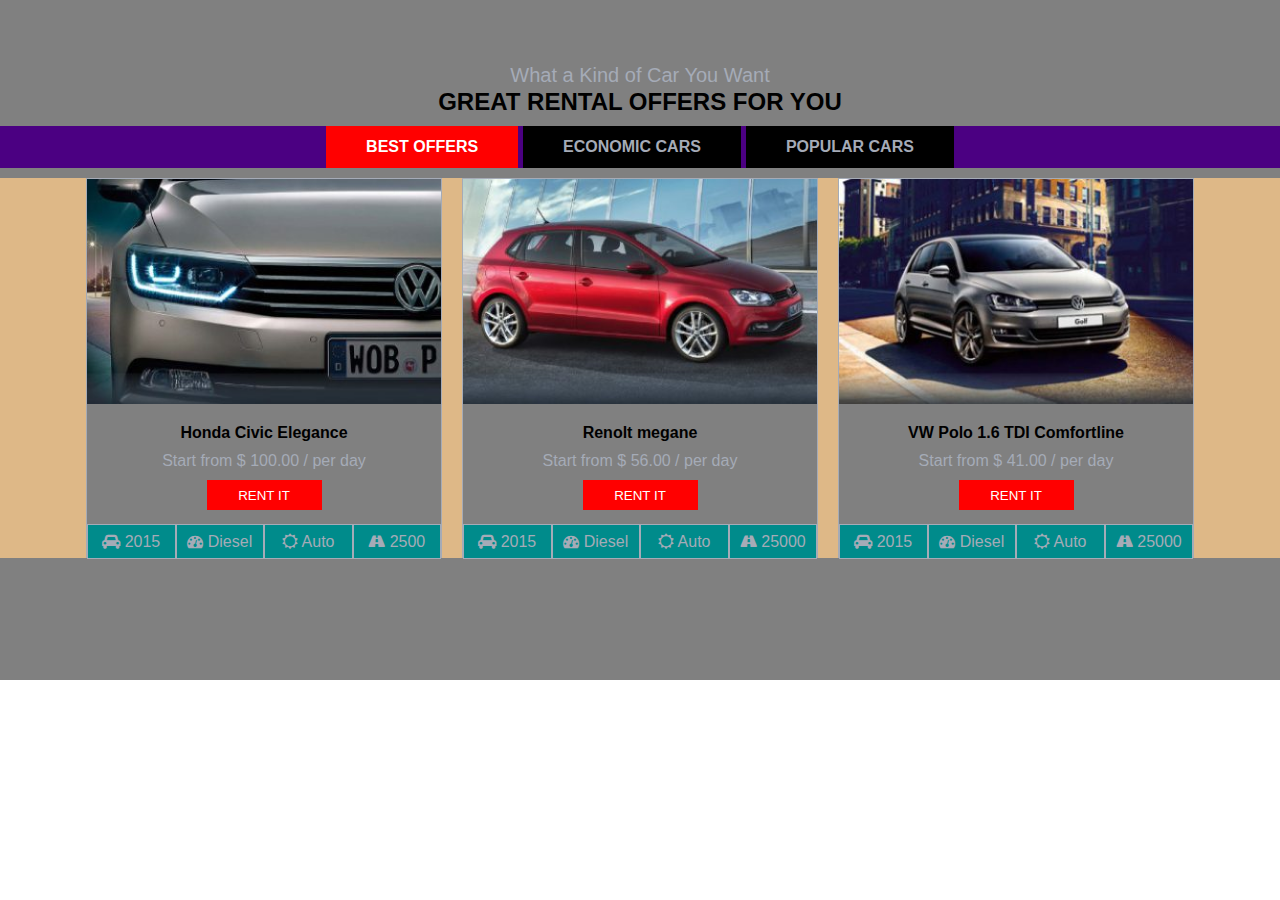
<file: my flex project/05section.html>
<!DOCTYPE html>
<html lang="en">
<head>
    <meta charset="UTF-8">
    <meta name="viewport" content="width=device-width, initial-scale=1.0">
    <title>Document</title>
    <link rel="stylesheet" href="https://cdnjs.cloudflare.com/ajax/libs/font-awesome/4.7.0/css/font-awesome.css">

    <style>
        *{box-sizing: border-box;margin: 0;padding: 0;}
        .five-container
        {
            height: 680px;
            background: gray;
            text-align: center;
            font-family: sans-serif;
            padding-top: 40px
        }
        .five-container h2
        {
            /* margin: 10px 0; */
            padding-top: 20px;
            padding-bottom: 10px;
        }
        .five-container h2 small
        {
            color: rgb(165, 171, 183);
            font-weight: 400;
        }
        .five-container .best-offers
        {
            /* height: 70px; */
            background-color: indigo;
            display: flex;
            flex-wrap: wrap;
            justify-content: center;
            align-items: center;
            font-weight: bold;
            margin-bottom: 10px;
            
        }
        .five-container .best-offers .best
        {
            /* height: 30px; */
            /* width: 200px; */
            padding: 12PX 40PX;
            
            /* border: 1px solid; */
            
            background: black;
            color: rgb(165, 171, 183);
        }
        .five-container .best-offers .k
        {
            background: red;
            color: white;
        }
        .five-container .best-offers .kl
        {
            margin: 0 5px;
        }


        .five-container .section-co
        {
            /* height: 410px; */
            background: burlywood;
            display: flex;
            flex-wrap: wrap;
            justify-content: center;
            align-items: center; 
            /* padding: 0px 65px; */
        }


        .section-co .cars1
        {
            height: 380px;
            /* width: 354px; */
            background: cornflowerblue;
            border: 1px solid rgb(165, 171, 183);
            /* margin-left: 30px; */
            /* margin-right: 30px; */
            margin: 0px 10px;
            
        }
        .cars1 .car-image
        {
            height: 225px;
            width: 354px;
            background: orange;
            background: url(./image/car-370x220x7-plbiaglbvvsg9w81aw1mk3i1xzzozhzdky67evisu4.jpg);
            background-size: 100% 100%;
            position: relative;
            
        }
        .cars1 .bi
        {
            background: url(./image/car-370x220x6-plbiaglbvvsg9w81aw1mk3i1xzzozhzdky67evisu4.jpg);
            background-size: 100% 100%;
        
        }
        .cars1 .ib
        {
            background: url(./image/car-370x220x10-plbiaglbvvsg9w81aw1mk3i1xzzozhzdky67evisu4.jpg);
            background-size: 100% 100%;
        
        }
        .cars1 .car-image .eye-effects
        {
            height: 70px;
            width: 70px;
            background: chocolate;
            border: 1px solid;
            text-align: center;
            padding: 4px 4px;
            border-radius: 50%;
            opacity: 0.60;
            display: none;
            position: absolute;
            top: 80px;
            left: 140px;
        }

        .cars1 .car-image .eye-effects .eye-effect1
        {
            height: 60px;
            width: 60px;
            border-radius: 50%;
            background: black;
            text-align: center;
            padding: 20px;  
            
            
        }
        .eye-effect1 .fa-eye
        {
            color: white;
        }
        .cars1 .car-image:hover .eye-effects
        {
            display: block;
        }
        .cars1 .car-text
        {
            height: 155px;
            width: 354px;
            background: red;
        }
        .cars1 .car-text .car-text-up
        {
            height: 120px;
            width: 354px;
            background: gray;
            text-align: center;
            padding: 10px;
        }
        .cars1 .car-text .car-text-up p
        {
            margin: 10px 0;
            font-family: sans-serif;
            color: rgb(165, 171, 183);
        }
        .cars1 .car-text .car-text-up .pp1
        {
            font-weight: bold;
            color: black;
        }
        .cars1 .car-text .car-text-up .pp1:hover
        {
            color: red;
        }
        .cars1 .car-text .car-text-up button
        {
            height: 30px;
            width: 115px;
            border: none;
            background: red;
            color: white;

        }
        .cars1 .car-text .car-text-up button:hover
        {
            background: black;
        }

        .cars1 .car-text .car-text-down
        {
            height: 35px;
            width: 354px;
            background-color: yellow;
            display: flex;
            
            
        }
        .cars1 .car-text .car-text-down .d2015
        {
            height: 35px;
            width: 88.5px;
            background: darkcyan;
            border: 1px solid rgb(165, 171, 183);
            color: rgb(165, 171, 183);
            text-align: center;
            padding: 8px;
        }
        @media(max-width: 600px)
        {
            .five-container .best-offers .best{width: 100%;}
            .section-co .cars1{width: 100%;}
        }

    </style>
</head>
<body>
    <div class="five-container">
        <h2>
            <small>What a Kind of Car You Want</small><br>
            <span>GREAT RENTAL OFFERS FOR YOU</span>
        </h2>
        <div class="best-offers">
            <div class="best k">BEST OFFERS</div>
            <div class="best kl">ECONOMIC CARS</div>
            <div class="best">POPULAR CARS</div>

        </div>
        <div class="section-co">
            <div class="cars1">
                <div class="car-image">
                    <!-- <img src="image/car-370x220x7-plbiaglbvvsg9w81aw1mk3i1xzzozhzdky67evisu4.jpg" alt="" height="225px" width="354px"> -->
                    <div class="eye-effects">
                        <div class="eye-effect1">
                            <i class="fa fa-eye"></i>
        
                        </div>
                    </div>
                </div>
                <div class="car-text">
                    <div class="car-text-up">
                        <p class="pp1">Honda Civic Elegance</p>
                        <p>Start from $ 100.00 / per day</p>
                        <button>RENT IT</button>
                    </div>
                    <div class="car-text-down">
                        
                        <div class="d2015">
                            <i class="fa fa-car"></i>
                            2015
                        </div>
    
                        <div class="d2015">
                            <i class="fa fa-tachometer"></i>
                            Diesel
                        </div>
    
                        <div class="d2015">
                            <i class="fa fa-sun-o"></i>
                            Auto
                        </div>
    
                        <div class="d2015">
                            <i class="fa fa-road"></i>
                            2500
                        </div>
                    </div>
                </div>
            </div>

            <!-- end -->

            <div class="cars1">
                <div class="car-image bi">
                    <!-- <img src="image/car-370x220x7-plbiaglbvvsg9w81aw1mk3i1xzzozhzdky67evisu4.jpg" alt="" height="225px" width="354px"> -->
                    <div class="eye-effects">
                        <div class="eye-effect1">
                            <i class="fa fa-eye"></i>
        
                        </div>
                    </div>
                </div>
                <div class="car-text">
                    <div class="car-text-up">
                        <p class="pp1">Renolt megane</p>
                        <p>Start from $ 56.00 / per day</p>
                        <button>RENT IT</button>
                    </div>
                    <div class="car-text-down">
                        
                        <div class="d2015">
                            <i class="fa fa-car"></i>
                            2015
                        </div>
    
                        <div class="d2015">
                            <i class="fa fa-tachometer"></i>
                            Diesel
                        </div>
    
                        <div class="d2015">
                            <i class="fa fa-sun-o"></i>
                            Auto
                        </div>
    
                        <div class="d2015">
                            <i class="fa fa-road"></i>
                            25000
                        </div>
                    </div>
                </div>
            </div>

            <!-- end -->

            <div class="cars1">
                <div class="car-image ib">
                    <!-- <img src="image/car-370x220x7-plbiaglbvvsg9w81aw1mk3i1xzzozhzdky67evisu4.jpg" alt="" height="225px" width="354px"> -->
                    <div class="eye-effects">
                        <div class="eye-effect1">
                            <i class="fa fa-eye"></i>
        
                        </div>
                    </div>
                </div>
                <div class="car-text">
                    <div class="car-text-up">
                        <p class="pp1">VW Polo 1.6 TDI Comfortline</p>
                        <p>Start from $ 41.00 / per day</p>
                        <button>RENT IT</button>
                    </div>
                    <div class="car-text-down">
                        
                        <div class="d2015">
                            <i class="fa fa-car"></i>
                            2015
                        </div>
    
                        <div class="d2015">
                            <i class="fa fa-tachometer"></i>
                            Diesel
                        </div>
    
                        <div class="d2015">
                            <i class="fa fa-sun-o"></i>
                            Auto
                        </div>
    
                        <div class="d2015">
                            <i class="fa fa-road"></i>
                            25000
                        </div>
                    </div>
                </div>
            </div>

            <!-- end -->

        </div>
    </div>
</body>
</html>
</file>
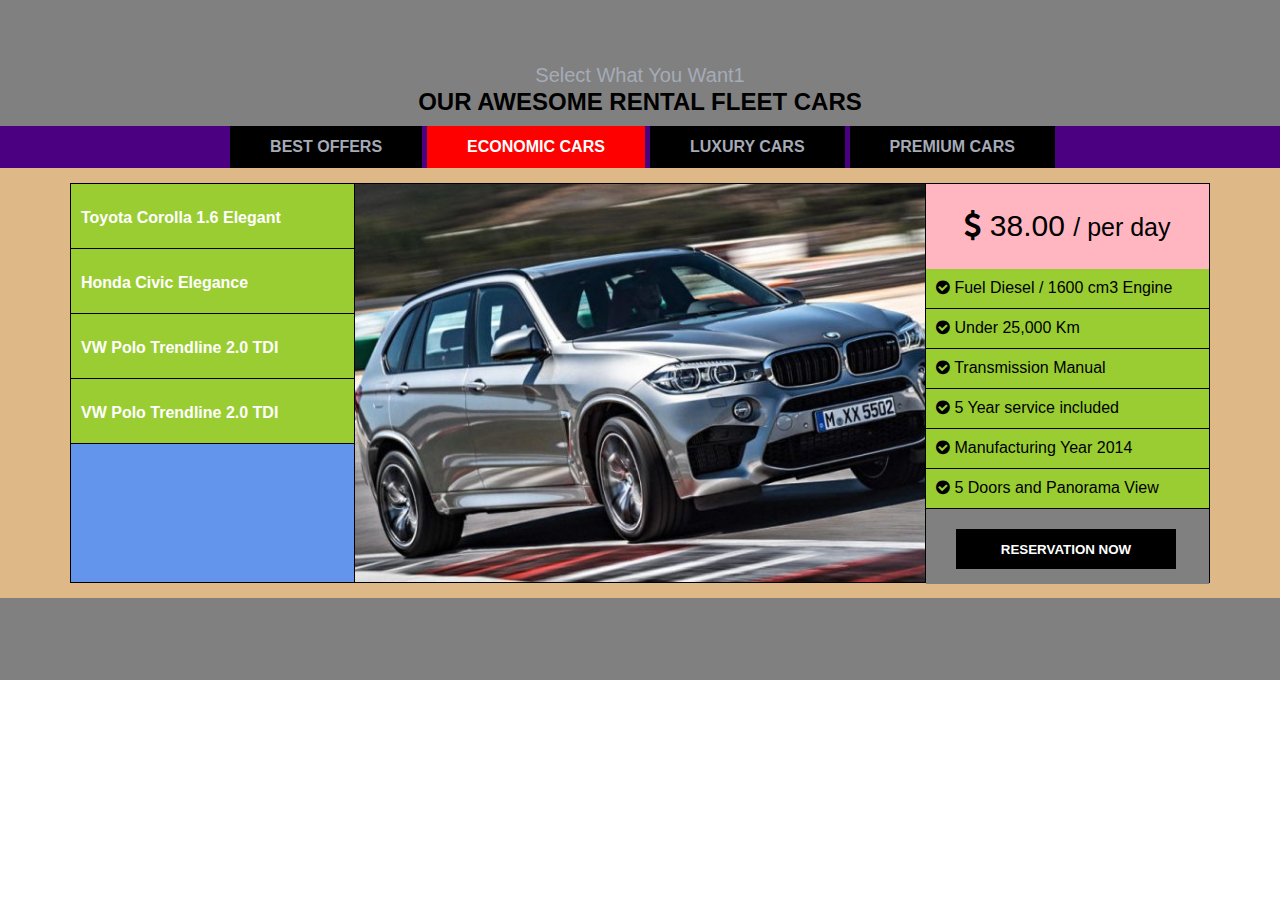
<file: my flex project/07section.html>
<!DOCTYPE html>
<html lang="en">
<head>
    <meta charset="UTF-8">
    <meta name="viewport" content="width=device-width, initial-scale=1.0">
    <title>Document</title>
    <link rel="stylesheet" href="https://cdnjs.cloudflare.com/ajax/libs/font-awesome/4.7.0/css/font-awesome.css">

    <style>
        *{box-sizing: border-box;margin: 0;padding: 0;}
        .seven-container
        {
            height: 680px;
            background: gray;
            text-align: center;
            font-family: sans-serif;
            padding-top: 40px
        }
        .seven-container h2
        {
            /* margin: 10px 0; */
            padding-top: 20px;
            padding-bottom: 10px;
        }
        .seven-container h2 small
        {
            color: rgb(165, 171, 183);
            font-weight: 400;
        }
        .seven-container .bestoffers
        {
            /* height: 70px; */
            background-color: indigo;
            display: flex;
            flex-wrap: wrap;
            justify-content: center;
            align-items: center;
            font-weight: bold;
            
        }
        @media(max-width: 600px)
        {
            .seven-container .bestoffers .besti{width: 100%;}
        }
        .seven-container .bestoffers .besti
        {
            /* height: 30px; */
            /* width: 200px; */
            padding: 12PX 40PX;
            
            /* border: 1px solid; */
            margin-left: 5px;
            background: black;
            color: rgb(165, 171, 183);
        }
        .seven-container .bestoffers .kk

        {
            background: red;
            color: white;
        }


        .seven-container .section-cont
        {
            height: 430px;
            background: burlywood;
            display: flex;
            flex-wrap: wrap;
            justify-content: center;
            align-items: center;
        }


        .section-cont .card-1
        {
            height: 400px;
            width: 285px;
            background: cornflowerblue;
            border: 1px solid;
            text-align: left;
            /* margin-left: 30px; */
        }
        .section-cont .card-1 .types
        {
            height: 65px;
            border-bottom: 1px solid;
            background: yellowgreen;
            padding: 25px 10px;
            
        }
        .card-1 .types a
        {
            text-decoration: none;
            color: white;
            font-family: sans-serif;
            font-weight: bold;

        }
        .section-cont .card-2
        {
            height: 400px;
            width: 570px;
            background: cornflowerblue;
            background: url(./image/546abeb9a10ea_-_001bmwx5m-71596909-lg-plbiagleor020v3d6ivvpv22zz07o4wj1398gw7bms.jpg);
            background-size: 100% 100%;
            border-top: 1px solid;
            border-bottom: 1px solid;

        }
        @media(max-width: 600px;)
        {
            .section-cont .card-1{width: 100%;}
            
        }
        @media(max-width: 600px;)
        {
            .section-cont .card-2{width: 100%;}
        }
        .card-1 .types2
        {
            height: 85px;
            /* border: 1px solid; */
            background: lightpink;
            font-size: 30px;
            text-align: center;
            padding: 25px 0px;
        }
        .card-1 .types3
        {
            height: 40px;
            border-bottom: 1px solid;
            background: yellowgreen;
            
            padding: 10px 10px;
        }
        .card-1 .types4
        {
            height: 75px;
            /* border: 1px solid; */
            background: gray;
            
            padding: 20px 30px;
        }
        .card-1 .types4 button
        {
            height: 40px;
            width: 220px;
            background: black;
            border: none;
            font-weight: bold;
            color: white;
        }
        .card-1 .types4 button:hover
        {
            
            background: red;
        
        }


    </style>
</head>
<body>
    <div class="seven-container">
        <h2>
            <small>Select What You Want1</small><br>
            <span>OUR AWESOME RENTAL FLEET CARS</span>
        </h2>
        <div class="bestoffers">
            <div class="besti">BEST OFFERS</div>
            <div class="besti kk">ECONOMIC CARS</div>
            <div class="besti">LUXURY CARS</div>
            <div class="besti">PREMIUM CARS</div>

        </div>
        <div class="section-cont">
            <div class="card-1">
                <div class="types">
                    <a href="">Toyota Corolla 1.6 Elegant</a>
                </div>

                <div class="types">
                    <a href="">Honda Civic Elegance</a>
                </div>

                <div class="types">
                    <a href="">VW Polo Trendline 2.0 TDI</a>
                </div>

                <div class="types">
                    <a href="">VW Polo Trendline 2.0 TDI</a>
                </div>
                
            </div>
            <div class="card-2">
                <!-- <img src="image/546abeb9a10ea_-_001bmwx5m-71596909-lg-plbiagleor020v3d6ivvpv22zz07o4wj1398gw7bms.jpg" alt="" height="100%" width="100%"> -->

            </div>
            <div class="card-1">
                <div class="types2">
                    <i class="fa fa-dollar"></i>
                    <span>38.00</span>
                    <small> / per day</small>

                </div>

                <div class="types3">
                    <i class="fa fa-check-circle"></i>
                    Fuel Diesel / 1600 cm3 Engine
                </div>
                <div class="types3">
                    <i class="fa fa-check-circle"></i>
                    Under 25,000 Km
                </div>
                <div class="types3">
                    <i class="fa fa-check-circle"></i>
                    Transmission Manual
                </div>
                <div class="types3">
                    <i class="fa fa-check-circle"></i>
                    5 Year service included
                </div>
                <div class="types3">
                    <i class="fa fa-check-circle"></i>
                    Manufacturing Year 2014
                </div>
                <div class="types3">
                    <i class="fa fa-check-circle"></i>
                    5 Doors and Panorama View
                </div>
                <div class="types4">
                    <button>RESERVATION NOW</button>
                </div>
                
                
            </div>
            

        </div>
    </div>
</body>
</html>
</file>
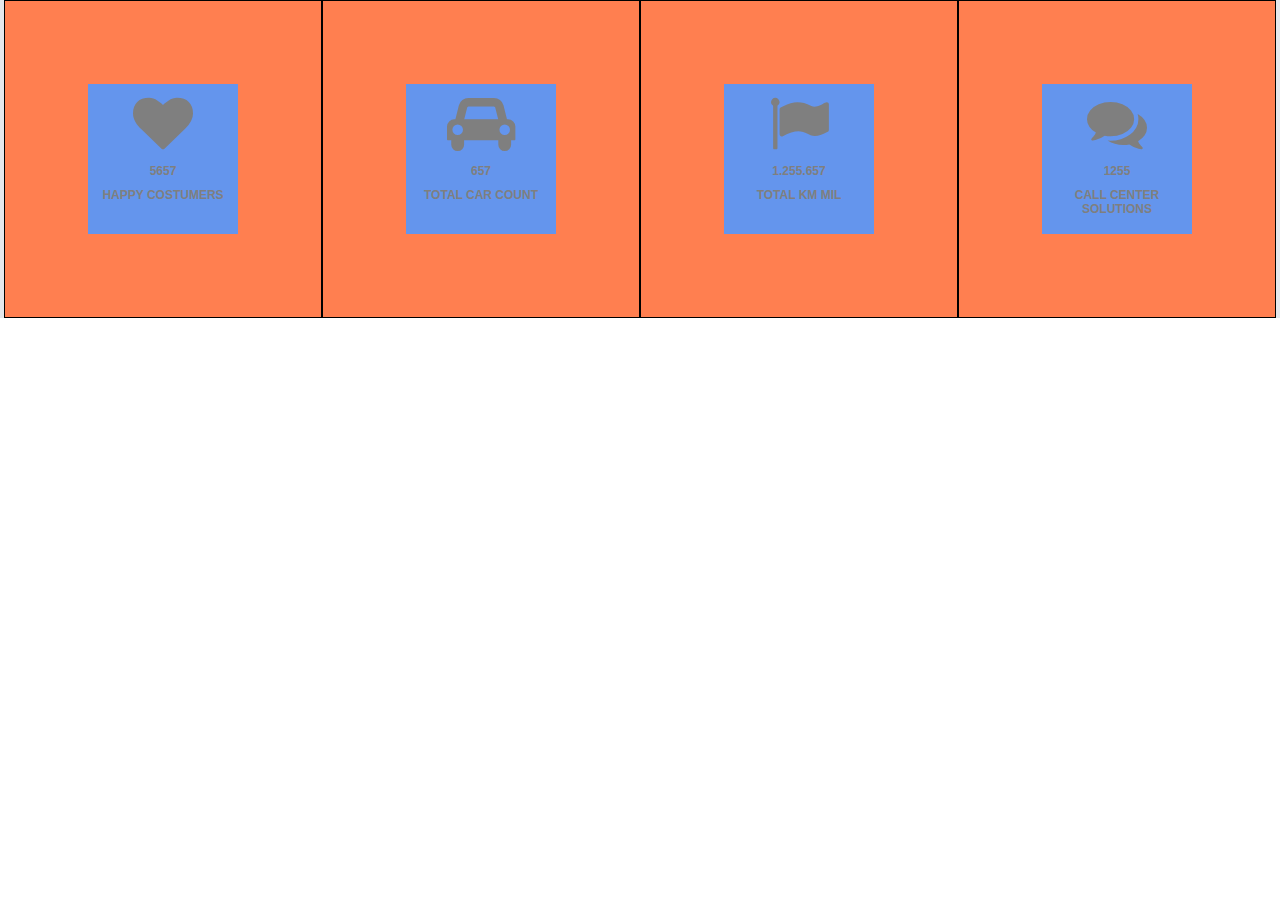
<file: my flex project/08section.html>
<!DOCTYPE html>
<html lang="en">
<head>
    <meta charset="UTF-8">
    <meta name="viewport" content="width=device-width, initial-scale=1.0">
    <title>Document</title>
    <link rel="stylesheet" href="https://cdnjs.cloudflare.com/ajax/libs/font-awesome/4.7.0/css/font-awesome.css">

    <style>
        *{box-sizing: border-box;margin: 0;padding: 0;}
        .eight-section
        {
            /* height: 330px; */
            /* margin: 50px 0; */
            background: rgba(119, 136, 153, 0.20);
            display: flex;
            flex-wrap: wrap;
            /* padding: 20px 20px 20px 20px; */
            justify-content: center;
            align-items: center;
            
        }

        .eight-section .parts
        {
            /* height: 330px; */
            /* width: 350px; */
            background: coral;
            border: 1px solid;
            text-align: center;
            padding: 83px;
            
           
        }
        @media(max-width: 600px;)
        {
            .eight-section .parts .part{width: 100%;}  
        }
        .eight-section .parts .part
        {
            height: 150px;
            width: 150px;
            background: cornflowerblue;
            text-align: center;
            padding: 10px 0;
            color: #7f7f7f;
        }
        .part i
        {
            /* margin-bottom: 20px; */
            font-size: 60px;
            
        }
        .part p
        {
            font-weight: bold;
            font-size: 12px;
            font-family: sans-serif;
            margin: 10px 0;
            
        }
        .eight-section .parts .part:hover
        {
            color: orangered;
        }

    </style>
</head>
<body>
    
    <div class="eight-section">

        <div class="parts">
            <div class="part">
                <i class="fa fa-heart"></i>
                <p>5657</p>
                <p>HAPPY COSTUMERS</p>
            </div>
        </div>

        <div class="parts">
            <div class="part">
                <i class="fa fa-car"></i>
                <p>657</p>
                <p>TOTAL CAR COUNT</p>
            </div>
        </div>
        
        <div class="parts">
            <div class="part">
                <i class="fa fa-flag"></i>
                <p>1.255.657</p>
                <p>TOTAL KM MIL</p>
            </div>
        </div>
        
        <div class="parts">
            <div class="part">
                <i class="fa fa-comments"></i>
                <p>1255</p>
                <p>CALL CENTER SOLUTIONS</p>
            </div>
        </div>

    </div>
</body>
</html>
</file>
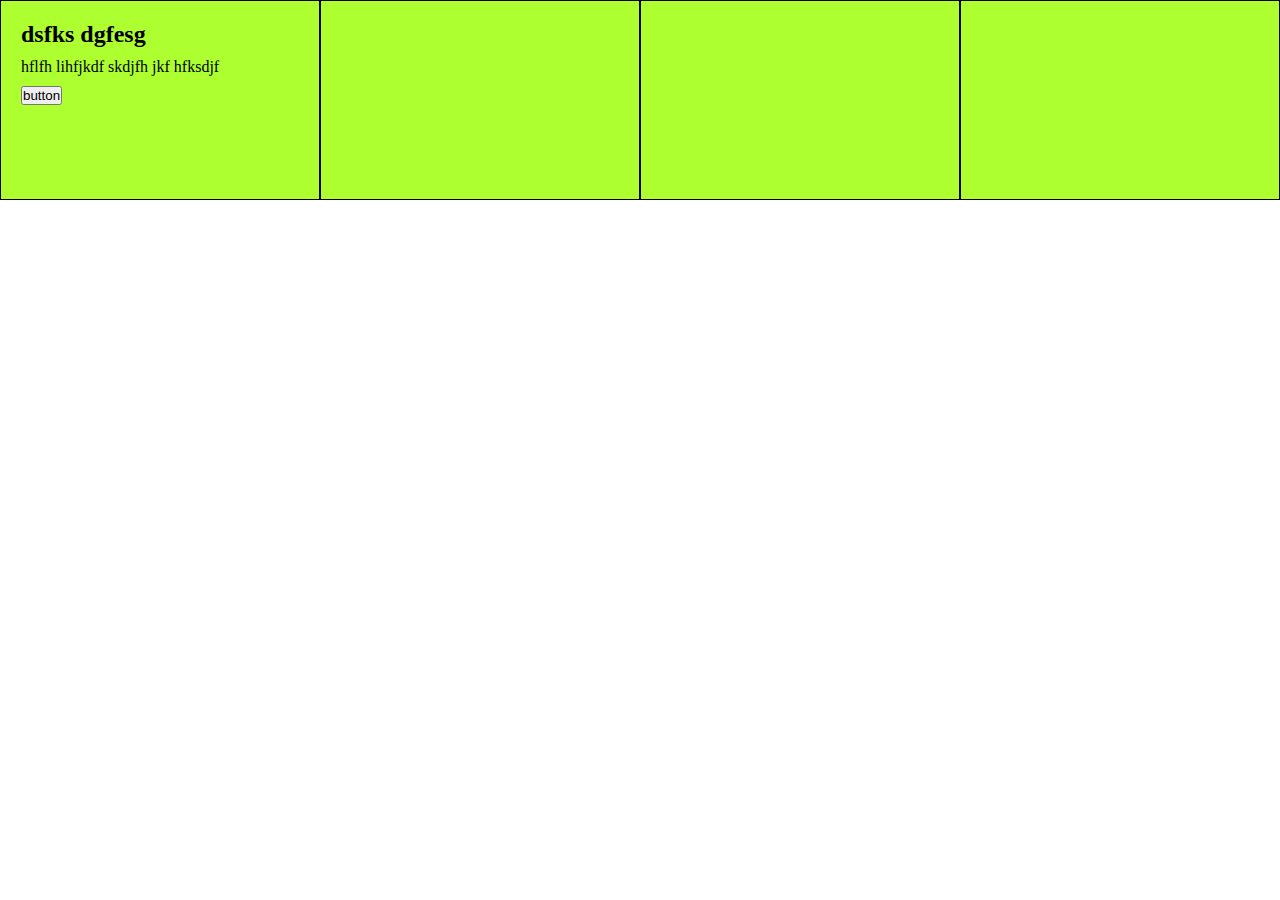
<file: my flex project/axay.html>
<!DOCTYPE html>
<html lang="en">
<head>
    <meta charset="UTF-8">
    <meta name="viewport" content="width=device-width, initial-scale=1.0">
    <title>Document</title>
    <style>
        *{box-sizing: border-box;margin: 0;padding: 0;}
        .co
        {
            height: 200px;
            background: greenyellow;
            display: flex;
        
        }
        .as
        {
            height: 200px;
            width: 25%;
            border: 1px solid;
            padding: 20px;
        }
        .co .as p
        {
            margin: 10px 0;
        }


    </style>
</head>
<body>
    <div class="co">

        <div class="as">
            <h2>dsfks dgfesg</h2>
            <p>hflfh lihfjkdf skdjfh jkf hfksdjf</p>
            <button>button</button>
        </div>
        <div class="as"></div>
        <div class="as"></div>
        <div class="as"></div>
    </div>

</body>
</html>
</file>
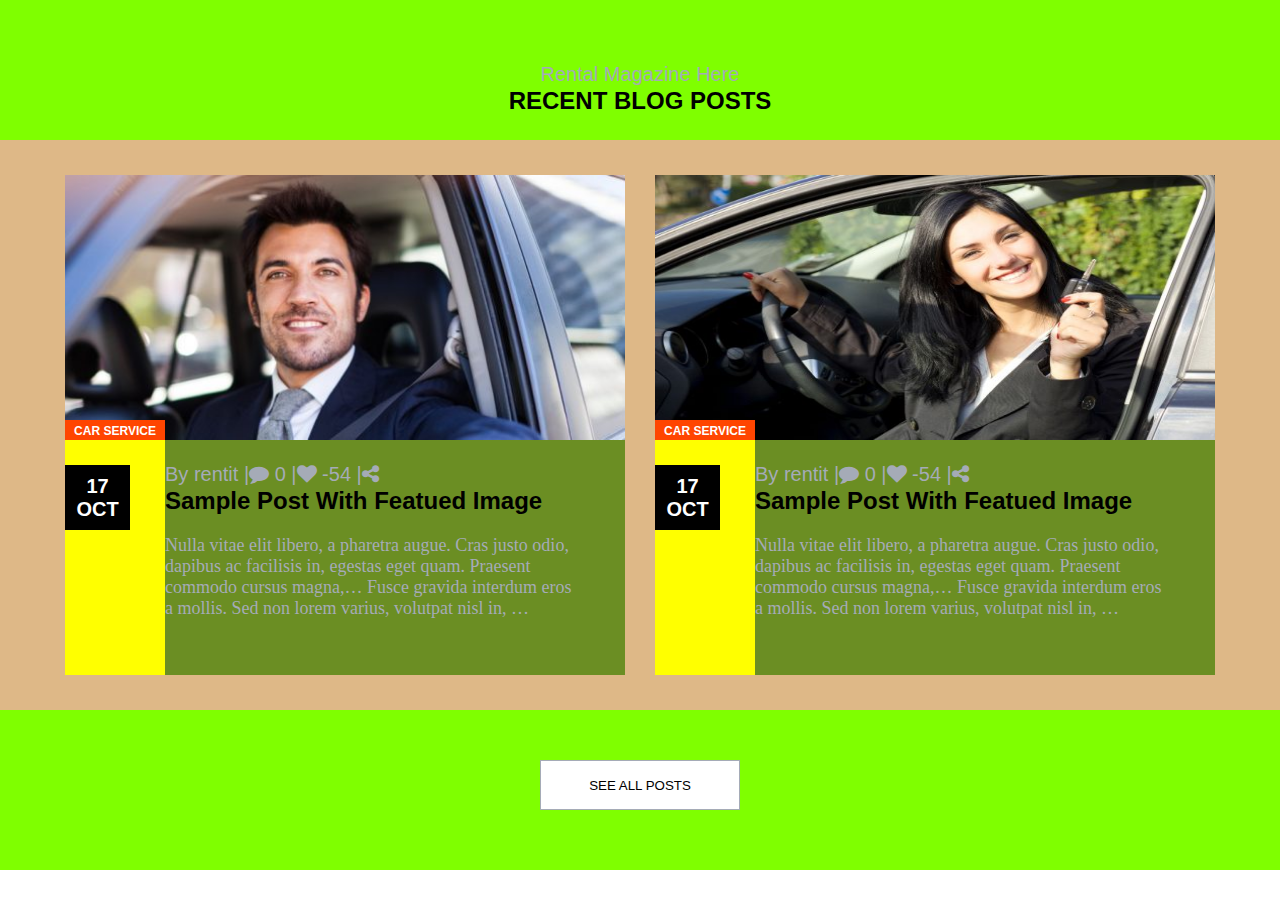
<file: my flex project/blog.htm>
<!DOCTYPE html>
<html lang="en">
<head>
    <meta charset="UTF-8">
    <meta name="viewport" content="width=device-width, initial-scale=1.0">
    <title>Document</title>
    <link rel="stylesheet" href="https://cdnjs.cloudflare.com/ajax/libs/font-awesome/4.7.0/css/font-awesome.css">

    <style>
        *{box-sizing: border-box;margin: 0;padding: 0;}
        .blogmain
        {
            /* height: 810px; */
            background: chartreuse;
            text-align: center;
            padding: 60px 0;
        }
        .blogmain h2 
        {
            margin-bottom: 25px;
        }
        .blogmain h2 small
        {
            font-weight: 400;
            color: rgb(165, 171, 183);
            font-family: sans-serif;
        
        }
        .blogmain h2 span
        {
            font-weight: bold;
            font-family: sans-serif;
        }
        .blogmain .blogers
        {
            /* height: 540px; */
            background: burlywood;
            
            display: flex;
            flex-wrap: wrap;
            justify-content: center;
            /* justify-content: space-between; */
            align-items: center;
            padding: 20px 0px;
        }
        .blogmain .blogers .bloger-detail
        {
            /* height: 500px; */
            /* width: 560px; */
            /* margin: 20px; */
            background: cadetblue;
            margin: 15px  15px;
        }
        .blogmain .blogers .bloger-detail .blogerimage
        {
            height: 265px;
            width: 560px;
            background: goldenrod;
            background: url(./image/12-plbiagle50iznkyiz8ur3n3eofjf63iux2i9iddwjq.jpg);
            background-size: 100% 100%;
            z-index: 0;
            position: relative;
            overflow: hidden;
        }
        .blogmain .blogers .bloger-detail .gr
        {
            background: url(./image/shutterstock_227261371-plbiagle2tlowci6nae98rx3kwi3t4kym34t9mgtgs.jpg);
            background-size: 100% 100%;
        }

        .blogmain .blogers .bloger-detail .blogerimage .about
        {
            height: 20PX;
            width: 100PX;
            background: orangered;
            text-align: center;
            padding: 4px 0;
            font-size: 12px;
            color: white;
            font-weight: bold;
            font-family: sans-serif;
            position: absolute;
            top: 245px;
            
            
        }
        .blogmain .blogers .bloger-detail .blogerimage .sign
        {
            height: 265px;
            width: 560px;
            background: rgba(255, 0, 0, 0.50);
            color: white;
            font-size: 20px;
            padding: 120px 50px;
            position: absolute;
            top: 265px;
            left: 0;
            z-index: -1;
            
            
        }
        .blogmain .blogers .bloger-detail .blogerimage:hover .sign
        {
            top: 0;
        }

        .blogmain .blogers .bloger-detail .blogertext
        {
            height: 235px;
            width: 560px;
            background: red;
            display: flex;
        }
        .blogmain .blogers .bloger-detail .blogertext .blog-text-left
        {
            height: 235px;
            width: 100px;
            background: yellow;
            padding-top: 25px;
        }
        .blogmain .blogers .bloger-detail .blogertext .blog-text-left .date
        {
            height: 65px;
            width: 65px;
            background: black;
            color: white;
            font-weight: bold;
            font-size: 20px;
            font-family: sans-serif;
            padding: 10px;
        }



        .blogmain .blogers .bloger-detail .blogertext .blog-text-right
        {
            height: 235px;
            width: 460px;
            background: olivedrab;
            padding-top: 20px;
            padding-right: 50px;
            text-align: left;
        }
        .blogmain .blogers .bloger-detail .blogertext .blog-text-right h2 small
        {
            font-weight: 400;
            color: rgb(165, 171, 183);
        }
        .blogmain .blogers .bloger-detail .blogertext .blog-text-right h2 span
        {
            font-weight: bold;
        }
        .blogmain .blogers .bloger-detail .blogertext .blog-text-right h2
        {
            margin-bottom: 20px;
        }
        .blogmain .blogers .bloger-detail .blogertext .blog-text-right p
        {
            font-size: 18px;
            color: rgb(165, 171, 183);
        }

        .blogmain button
        {
            height: 50px;
            width: 200px;
            margin-top: 50px;
            background: white;
            border: 1px solid  rgb(165, 171, 183);
        }
        @media(max-width: 600px)
        {
            .blogmain .blogers .bloger-detail{width: 100%;} 
        }

    </style>
</head>
<body>
    <div class="blogmain">
        <h2>
            <small>Rental Magazine Here</small><br>
            <span>RECENT BLOG POSTS</span>
        </h2>
        <div class="blogers">
            <div class="bloger-detail">
                <div class="blogerimage">
                    <div class="about">
                        CAR SERVICE
                    </div>
                    <div class="sign">
                        <i class="fa fa-plus"></i>
                    </div>

                </div>
                <div class="blogertext">
                    <div class="blog-text-left">
                        <div class="date">
                            17 OCT
                        </div>

                    </div>

                    <div class="blog-text-right">
                        <h2>
                            <small>By rentit |<i class="fa fa-comment"></i> 0 |<i class="fa fa-heart"></i>  -54 |<i class="fa fa-share-alt"></i></small><br>
                            <span>Sample Post With Featued Image</span>
                        </h2>

                        <p>
                            Nulla vitae elit libero, a pharetra augue. Cras justo odio, dapibus ac facilisis in, egestas eget quam. Praesent commodo cursus magna,… Fusce gravida interdum eros a mollis. Sed non lorem varius, volutpat nisl in, …
                        </p>


                    </div>

                </div>
               
            </div>
            <div class="bloger-detail">
                <div class="blogerimage gr">
                    <div class="about">
                        CAR SERVICE
                    </div>
                    <div class="sign">
                        <i class="fa fa-plus"></i>
                    </div>

                </div>
                <div class="blogertext">
                    <div class="blog-text-left">
                        <div class="date">
                            17 OCT
                        </div>

                    </div>

                    <div class="blog-text-right">
                        <h2>
                            <small>By rentit |<i class="fa fa-comment"></i> 0 |<i class="fa fa-heart"></i>  -54 |<i class="fa fa-share-alt"></i></small><br>
                            <span>Sample Post With Featued Image</span>
                        </h2>

                        <p>
                            Nulla vitae elit libero, a pharetra augue. Cras justo odio, dapibus ac facilisis in, egestas eget quam. Praesent commodo cursus magna,… Fusce gravida interdum eros a mollis. Sed non lorem varius, volutpat nisl in, …
                        </p>


                    </div>

                </div>
               
            </div>

        </div>


        <button>SEE ALL POSTS</button>
           

        

    </div>
</body>
</html>
</file>
<file: grid travel/css/style.css>
*{box-sizing: border-box;margin: 0;padding: 0;}

body{font-family: sans-serif;}

        .headerarea
        {
            height: 680px;
            background: url(../image/bg11.png);
            background-size: 100% 100%;
            /* background-size: cover; */
            /* background-attachment: fixed; */
            background-repeat: no-repeat;
            /* border: 2px solid; */
            display: grid;
            grid-template-rows: 0.5fr 1fr 8fr;
            padding: 0 20px 20px 20px;
        }
        .bo
        {
            /* border: 1px solid red; */
        }
        .headerarea .header-top
        {
            /* display: flex; */
            display: grid;
            grid-template-columns: 1fr 1fr;
            padding: 0 20px;
            color: white;
        }


        @media(max-width:500px)
        {
            .headerarea .header-top{display: none;} 
        }


        .headerarea .header-left
        {
            /* display: grid; */
            display: flex;
            /* grid-template-columns: 1fr 1fr 1fr; */
            padding: 0 20px;
        }
        .boor
        {
            /* border-left: 1px solid; */
            padding: 5px 10px;
        }
        .headerarea .header-right
        {
            /* display: grid; */
            display: flex;
            /* grid-template-columns: 1fr 1fr 1fr; */
            padding: 0 150px;
            
        }

        .headerarea .headerbuttom-x
        {
            padding: 10px 20px;
            position: relative;
        }
        .headerarea .header-buttom
        {
            /* padding: 10px 20px; */
            display: grid;
            grid-template-columns: 1fr 6fr 3fr;
            gap: 20px;
            position: absolute;
            top: 0;
            left: 0;
            z-index: 0;
        }

        /* ============== */
        
        .headerarea .header-buttom-baars
        {
            padding: 10px 20px;
            display: grid;
            grid-template-columns: 2fr  3fr;
            gap: 20px;
            /* border: 2px solid blue; */
            position: absolute;
            top: 0;
            left: 0;
            z-index: 1;
            /* background: yellow; */
            align-items: center;
            /* justify-items: center; */
            opacity: 0;
        }
        .header-buttom-baars .header-logo
        {
            /* border: 1px solid; */
        }
        .header-buttom-baars .header-barr
        {
            /* border: 1px solid; */
            text-align: right;
            font-size: 20px;
        }
        
/* ========================= */
        


        .header-buttom .logotr
        {
            /* border: 1px solid; */
            
        }
        .header-buttom .navbar
        {
            /* border: 1px solid; */
            /* background: seashell; */
            padding: 5px 20px;
            
        }
        
        .navbar .ull
        {
            
            /* border: 1px solid; */
            /* background: royalblue; */
            padding: 20px 0;
            text-align: center;
            /* display: inline-flex; */
        
        }

        .navbar .ull .lii
        {
            display: inline;
            /* border: 1px solid; */
            margin-left: 10px;
            color: white;
        }

        .navbar .ull .lii a
        {
            color: white;
        }




        .navbar .submenu1
    {
        opacity: 0;
    }
    .navbar .ull .lii:hover .submenu1
    {
        position: absolute;
        background: black;
        margin-top: 30px;
        margin-left: -12px;
        opacity: 1;
    }
    .navbar .ull .lii:hover .submenu1 .ulll
        {
            display: block;
            background: white;
            border-radius: 10px;
            /* padding:  0px; */
        }
        .navbar .ull .lii:hover .submenu1 .ulll .liii
        {
            width: 150px;
            /* padding: 10px; */
            border-bottom: 1px solid gray;
            /* border: 1px solid; */
        }




        



        .header-buttom .search-partner
        {
            /* border: 1px solid; */
            /* background: seagreen; */
            display: grid;
            grid-template-columns: 0.5fr 2fr;
            
        }
        
        .search-partner .searchicon
        {
            /* border: 1px solid; */
            /* background: sandybrown; */
            text-align: center;
            padding: 20px 0;
            font-size: 25px;
            /* color: white; */
        }
        .searchicon a
        {
            border: none;
        }
        .searchicon a:hover
        {
            color: black;
        }
        .search-partner .butt
        {
            /* border: 1px solid; */
            /* background: orangered; */
            text-align: center;
            padding: 16px 0;
        }
        .butt button
        {
            height: 35px;
            width: 130px;
            background: blueviolet;
            border: none;
            border-radius: 5px;
            font-weight: bold;
            color: white;
        }

        .header
        {
            text-align: center;
            padding: 200px;
        }
        .header h1
        {
            font-size: 50px;
            /* border: 1px solid; */
            padding: 10px 0;
            color: white;
        }
        .header p
        {
            font-size: 20px;
            /* border: 1px solid; */
            padding: 10px 0;
            color: white;
        }

        /* end */


        /* second start */

        .second
        {
            /* background: #2a8ded; */
            padding: 20px;
            display: grid;
            grid-template-rows: 1fr 0.5fr 2fr 1fr;
        }
        

        .second .fthvabc
        {
            /* border: 1px solid; */
            padding: 20px;
            background: #F3F6FD;
            

        }
       

        .fthvabc button
        {
            border: 1px solid blueviolet;
            /* background: tomato; */
            padding: 10px 20px;
            border-radius: 5px;
            margin-right: 20px;
            background: none;
        }

        .second .trip
        {
            /* border: 1px solid; */
            padding: 20px;
            /* background: wheat; */
            background: #F3F6FD;
            text-align: center;
        }
        .trip button
        {
            padding: 10px 20px;
            margin-right: 20px;
            font-weight: bold;
            font-size: 16px;
            border: none;
            background: none;
        
        }
        .second .calculate
        {
            /* border: 1px solid; */
            padding: 20px;
            /* background: tomato; */
            background: #F3F6FD;
            display: grid;
            grid-template-columns: 1fr 1fr 1.5fr 0.5fr;
            gap: 20px;
        }
       


        .calculate .one-way-col
        {
            /* border: 1px solid; */
            border-radius: 10px;
            background: #8b3eea17;
            padding: 10px 10px 10px 15px;
            display: grid;
            grid-template-rows: 1fr 1fr 1fr;
        }

        .one-way-col .one-way-col-row
        {
            /* border: 1px solid; */
            padding: 6px 0;
        }
        
        .one-way-col-row p
        {
            color: #818090;
        }
        .one-way-col-row input
        {
            border: none;
            background: transparent;
            outline: none;
        }
        .oncol
        {
            display: grid;
            grid-template-columns: 3fr 1fr;
            gap: 10px;
        
        }
        .oncol .rowcolicon
        {
            padding: 0 15px;
        }

        .second .bsearch
        {
            /* border: 1px solid; */
            padding: 20px;
            /* background: yellowgreen; */
            background: #F3F6FD;
            text-align: center;
        }
        .bsearch button
        {
            background: blueviolet;
            color: white;
            /* font-weight: bold; */
            border: none;
            padding: 10px 20px;
            border-radius: 5px;
            font-size: 16px;
        }








        /* goveyoud start */

        .go
        {
            /* height: 380px; */
            /* background: rosybrown; */
            /* border: 2px solid; */
            display: grid;
            grid-template-columns: 1fr 1fr 1fr 1fr;
            gap: 20px;
            padding: 20px;
            font-family: sans-serif;
            justify-content: center;
        }
        .go .beyound
        {
            padding: 90px 40px;
            
        }
        .pd
        {
            padding: 10px 0;
        }
        .beyound .line
        {
            height: 1px;
            width: 140px;
            background: blue;
        }
        
        .go .airline
        {
            /* background: chocolate; */
            /* height: 340px;    */
            /* width: 290px; */
            position: relative;
            border-radius: 10px;
            overflow: hidden;
            /* scale: 1; */
            z-index: 0;
        }
        .airline .airline1
        {
            height: 340px;  
            width: 440px;
            background: rgba(0, 0, 0, 0.30);
            position: absolute;
            top: 620px;
            /* top: 400px; */
            left: 0;
            /* border-radius: 10px; */
            transition: 1s;
        }
        .image
        {
            scale: 1;
            transition: 1s;

        }
        .airline:hover .airline1
        {
            top: 300px;

            
        }
        .airline:hover .image
        {
            scale: 1.2;
        }
        .textinfo
        {
            height: 50px;
            width: 160px;
            position: absolute;
            top: 325px;
            left: 70px;
            z-index: 1;
            font-size: 20px;
            color: white;
            text-align: center;
        
        }
        .airline:hover .textinfo
        {
            font-weight: bold;
        }
       
            
            

        }
        .bo
        {
            border: block;
        }
        

        /* goveyoud end */

        /* top destination start */

        .topdestinationarea
        {
            /* height: 800px; */
            /* background: blue; */
            display: grid;
            grid-template-rows: 0.2fr 6.5fr;
            padding: 20px;
            

        }
        


        .destination
        {
            padding: 20px 0px;
            text-align: center;
        }
        .top
        {
            padding: 10px 0;
            /* border: 1px solid; */
        }
        /* .line1
        {
            height: 5px;
            width: 100px;
            background: black; */
        
            /* border: 1px solid lack; */
        /* } */
        .topdestinationarea .destination3
        {
            display: grid;
            
            grid-template-columns: 5.5fr 1.5fr 1.5fr 1.5fr;
            gap: 20px;
            padding: 20px;
            
            
        }
       



        .destination3 .uptp50
        {
            
            border-radius: 10px;
            background: white;
            
            /* width: 650px; */
            overflow: hidden;
            position: relative;
            
        }
        .blurcolor
        {
            background: rgba(65, 105, 225, 0.50);
            
            position: absolute; 
            top: 0;
             
            left: 0; 
            height: 100%; 
            width: 100%;z-index: 1; 
            opacity: 0; 
        }
        }
         .uptp50 .image-big
        {
            height: 100%;
            scale: 1;
            
            /* background: skyblue; */
            border-radius: 10px;
            transition: 1s;

            
        }
        .uptp50:hover .image-big
        {
            scale: 1.2;
            transition: 1s;
        }
        .uptp50:hover .blurcolor
        {
            opacity: 1;
            transition: 1s;
        }

        .uptp50 .sometext
        {
            
            
            /* border: 1px solid green; */
            position: absolute;
            top: 100px;
            left: 150px;
            z-index: 2;
            font-size: 25px;
            color: white;
            padding: 20px 0;
        }
        .sometext .destinationscontentinner
        {
           /* border: 1px solid; */
           padding: 20px 0;
        }
        .destinationscontentinner .destinations-big-offer
        {
            display: flex;
            /* border: 1px solid;  */
            font-size: 80px;
        }
        .destinations-big-offer h6
        {
            padding: 35px 0 0 0;
        }
        .destinationscontentinner h2
        {
            padding: 0 0 20px 0;
        }
        .destinationscontentinner .btnbook
        {
            height: 40px; 
            width: 170px; 
            border-radius: 10px;
            border: none;
            color: white;
            font-size: 20px;
            background-color: blueviolet;
        }
       



            /*  image scale ma problem*/


        .firstcol
        {
            display: grid;
            grid-template-rows: 1fr 1fr 1.5fr;
            gap: 10px;
            
            
        }
        



        .bd
        {
            /* border: 2px solid; */
        }

        .china
        {
        
            border-radius: 10px;
            /* background: yellow; */
            position: relative;
            /* height: 165px; */
            /* border: 2px solid; */
            /* overflow: hidden; */
            z-index: 0;
            
        }
        .chaf
        {
            /* height: 50ox; */
            /* width: 50px; */
            /* border: 2px solid green; */
            position: absolute;
            top: 80px;
            left: 50px;
            z-index: 1;
            font-size: 25px;
            color: white;
            
        }
        

        .ghjk
        {
            overflow: hidden;
        }
        
        .china:hover .blurcolor
        {
            opacity: 1;
            transition: 1s;
        }
        
        

        .destinationimages
        {
            scale: 1;
            transition: 1s;
            height: 100%;
        
        }
        .ghjk:hover .destinationimages
        {
            scale: 1.2;
            
        }
        

        .darjiling
        {
        
            border-radius: 10px;
            /* background: yellow; */
            /* height: 165px; */
            /* border: 2px solid; */
            position: relative;
        }

        .darj
        {

            position: absolute;
            top: 80px;
            left: 35px;
            z-index: 1;
            font-size: 25px;
            color: white;
        }
        .darjiling:hover .blurcolor
        {
            opacity: 1;
            transition: 1s;
        }
        
        .malaysia
        {
        
            border-radius: 10px;
            /* background: yellow; */
            /* height: 165px; */
            /* border: 2px solid; */
            position: relative;
            
        }

        .malya
        {
            position: absolute;
            top: 130px;
            left: 35px;
            z-index: 1;
            font-size: 25px;
            color: white;
        }
        .malaysia:hover .blurcolor
        {
            opacity: 1;
            transition: 1s;
        }



        .secondcol
        {
            display: grid;
            grid-template-rows: 1.5fr 1fr 1fr;
            gap: 20px;
            
        }
        .bd
        {
            /* border: 2px solid; */
        }

        .gangtok
        {
        
            border-radius: 10px;
            /* background: yellow; */
            /* height: 165px; */
            /* border: 2px solid; */
            position: relative;
        }

        .gangt
        {
            position: absolute;
            top: 130px;
            left: 35px;
            z-index: 1;
            font-size: 25px;
            color: white;
        }

        .gangtok:hover .blurcolor
        {
            opacity: 1;
            transition: 1s;
        }


        .thailand
        {
        
            border-radius: 10px;
            /* background: yellow; */
            /* height: 165px; */
            /* border: 2px solid; */
            position: relative;
            
        }

        .thai
        {
            position: absolute;
            top: 80px;
            left: 35px;
            z-index: 1;
            font-size: 25px;
            color: white;
        }
        .thailand:hover .blurcolor
        {
            opacity: 1;
            transition: 1s;
        }
        
        .australia
        {
        
            border-radius: 10px;
            /* background: yellow; */
            /* height: 165px; */
            /* border: 2px solid; */
            position: relative;
        }

        .austr
        {
            position: absolute;
            top: 80px;
            left: 35px;
            z-index: 1;
            font-size: 25px;
            color: white;
        }
        .australia:hover .blurcolor
        {
            opacity: 1;
            transition: 1s;
        }
        


        .thirdcol
        {
            display: grid;
            grid-template-rows: 3fr 3fr 0.5fr;
            gap: 20px;
            
        }
        

        .thirdcol .london
        {
        
            border-radius: 10px;
            /* background: yellow; */
            /* height: 165px; */
            /* border: 2px solid; */
            position: relative;
        }
        .lon
        {
            position: absolute;
            top: 130px;
            left: 35px;
            z-index: 1;
            font-size: 25px;
            color: white;
        }
        .london:hover .blurcolor
        {
            opacity: 1;
            transition: 1s;
        } 

        .thirdcol .usa
        {
        
            border-radius: 10px;
            /* background: yellow; */
            /* height: 165px; */
            /* border: 2px solid; */
            position: relative;
        }
        .uss
        {
            position: absolute;
            top: 130px;
            left: 55px;
            z-index: 1;
            font-size: 25px;
            color: white;
        }
        .usa:hover .blurcolor
        {
            opacity: 1;
            transition: 1s;
        }    

        
        .thirdcol .view
        {
        
            border-radius: 10px;
            /* background: yellow; */
            /* height: 165px; */
            /* border: 2px solid; */
            /* border-radius: 10px; */
            
        }
        .view button
        {
            height: 100%;
            width: 100%;
            border-radius: 10px;
            border: none; 
            font-weight: bold;
            color: white;
            background: blueviolet;
            font-size: 18px;
        }


    /* topdestinations end */

    /* explore start */

.explorearea
{
    /* height: 1000px; */
    /* background: coral; */
    display: grid;
    grid-template-rows: 0.5fr 0.5fr 6fr;
    /* border: 1px solid; */
    /* gap: 10px; */
    padding: 20px;
    align-items: center;
    
}





.explorearea .explore
{
    /* border: 1px solid; */
    text-align: center;
    /* background: blanchedalmond; */
    /* line-height: 50px; */
    padding: 20px 0;
    
    /* position: relative; */
}

/* .explore .hot
{
    
    
    background: cornflowerblue;
    
    font-size: 25px;


} */

.explore .lines33
{
    height: 1px;
    width: 150px;
    /* background: blue; */
    /* padding: 20px; */
    position: absolute;
    top: 60px;
    left: 535px;    

}

.explorearea .htse
{
    /* border: 1px solid; */
    text-align: center;
    /* line-height: 50px; */
    padding: 20px 0px;
    
    /* background: cornflowerblue; */

    display: grid;
    grid-template-columns: 1fr 1fr 1fr 1fr;
    align-content: center;
    font-size: 20px;
    gap: 5px;
    /* justify-items: center; */
    align-items: center;
}
.hotels
{
    border: 1px solid blue;
    /* background: cornsilk; */
    padding: 5px;
    border-radius: 10px;
    
}
.tours
{
    border: 1px solid blue;
    /* background: cornsilk; */
    padding: 5px;
    border-radius: 10px;
}
.space
{
    border: 1px solid blue;
    /* background: cornsilk; */
    padding: 5px;
    border-radius: 10px;
}
.events
{
    border: 1px solid blue;
    /* background: cornsilk; */
    padding: 5px;
    border-radius: 10px;
}

.explorearea .hoteltype
{
    /* border: 1px solid; */
    /* background: crimson; */
    /* background: white; */
    display: grid;
    grid-template-columns: 1fr 1fr 1fr 1fr;
    gap: 20px;
    padding: 20px;
    
}




.hoteltype .hoteltype1
{
    border: 1px solid lightgray;
    border-radius: 10px;
    /* background: blue; */
    display: grid;
    grid-template-rows: 5fr 5fr;
    overflow: hidden;
}
.hoteltype1 .hotelimage
{
    /* border: 2px solid orange; */
    /* background: rgb(138, 98, 47); */
    overflow: hidden;
    
}
.hoteltype1 .hotelimage .ih1
{
    scale: 1;
    transition: 1s;
    
}
.hoteltype1:hover .ih1
{scale: 1.2;}

.hoteltype1:hover
{
    box-shadow: 10px 10px 20px lightgray, -10px -10px 20px lightgray;
  
}

.hoteltype1 .hotealdetail
{
    /* border: 1px solid; */
    /* background: white; */
    padding: 20px 10px;
}
.ka
{
    padding: 10px 0;
    /* border: 1px solid; */
}
.hotealdetail p span
{
    color: lightblue;
}
.hotealdetail p
{color: gray;}

/* end */



/* specialsection start */

.sntsection
{
    /* border: 1px solid; */
    padding: 20px;
    /* background: orchid; */
    display: grid;
    grid-template-columns: 5fr 2.5fr 2.5fr;;
    gap: 20px;
}





.sntsection .spcontent
{
    
    /* border: 1px solid; */
    /* background: palevioletred; */
    border-radius: 10px;
    overflow: hidden;
    position: relative;
    z-index: 0;
}
.imageoffer
{
    scale: 1;
    transition: 1s;
}
.spcontent:hover .imageoffer

{
    scale: 1.2;
}
.spcontent .specialoffertext
{
    height: 480px;
    width: 591px;
    padding: 165px 20px 30px 20px;
    /* border: 1px solid; */
    color: white;
    position: absolute;
    top: 0;
    left: 0;
    z-index: 1;
    
}
.specialoffertext p
{
    padding: 30px 0;
    /* border: 1px solid; */
    line-height: 25px;
    font-size: 18px;
    
}

.spcontent:hover .specialoffertext
{
    background: rgba(65, 105, 225, 0.50);
    border-radius: 10px;

}

.specialoffertext button
{
    height: 50px;
    width: 190px;
    border-radius: 10px;
    border: none;
    background: rgb(65, 105, 225);
    font-weight: bold;
    font-size: 18px;
    color: white;

    position: relative;
    z-index: 0;
    overflow: hidden;
}

.specialoffertext button::before

{
    content: "";
    position: absolute;
    top: 50px;
    left: 0;
    height: 50px;
    width: 190px;
    border-radius: 45%;

    background: black;
    transition: 0.5s;
    z-index: -1;
}

.specialoffertext button:hover::before
{
    top: -50px;
}

.spcontent .newletteroffertext
{
    height: 480px;
    width: 295px;
    padding: 165px 20px 30px 20px;
    /* border: 1px solid; */
    color: white;
    position: absolute;
    top: 0;
    left: 0;
    z-index: 1;
    
}





.newletteroffertext p
{
    padding: 30px 0;
    /* border: 1px solid; */
    line-height: 25px;
    font-size: 18px;
    
}

.spcontent:hover .newletteroffertext
{
    background: rgba(65, 105, 225, 0.50);
    
    border-radius: 10px;

}

.newletteroffertext button
{
    height: 50px;
    width: 190px;
    border-radius: 10px;
    border: none;
    background: rgb(65, 105, 225);
    font-weight: bold;
    font-size: 18px;
    color: white;

    position: relative;
    z-index: 0;
    overflow: hidden;
}

.newletteroffertext button::before

{
    content: "";
    position: absolute;
    top: 50px;
    left: 0;
    height: 50px;
    width: 190px;
    border-radius: 45%;

    background: black;
    transition: 0.5s;
    z-index: -1;
}

.newletteroffertext button:hover::before
{
    top: -50px;
}



/* specialsection end */



/* Our best promotional tours start */



.promotionalsection
{
    padding: 20px 20px;
    /* background: brown; */
    display: grid;
    grid-template-rows: 0.5fr 4fr;
    /* justify-items: center; */
    align-items: center;
}





.promotionalsection .promotext
{
    /* border: 1px solid; */
    /* background: burlywood; */
    text-align: center;
    padding: 10px 0px;
}
.promotionalsection .promotehotel
{
    /* border: 1px solid; */
    /* background: crimson; */
    /* background: white; */
    display: grid;
    grid-template-columns: 1fr 1fr 1fr 1fr;
    gap: 20px;
    padding: 20px;
}




.promotehotel .promot1
{
    border: 1px solid lightgray;
    border-radius: 10px;
    /* background: blue; */
    display: grid;
    grid-template-rows: 5fr 5fr;
    overflow: hidden;
}
.promot1 .promotimage
{
    /* border: 2px solid orange; */
    /* background: rgb(138, 98, 47); */
    overflow: hidden;
    
}
.promot1 .promotimage .hhh1
{
    scale: 1;
    transition: 1s;
    
}
.promot1:hover .hhh1
{scale: 1.2;}

.promot1:hover
{
    box-shadow: 10px 10px 20px lightgray, -10px -10px 20px lightgray;
  
}
.promot1 .promotdetail
{
    /* border: 1px solid; */
    /* background: white; */
    padding: 20px 10px;
}
.kka
{
    padding: 10px 0;
    /* border: 1px solid; */
}
.promotdetail p span
{
    color: lightblue;
}
.promotdetail p
{color: gray;}


/* Our best promotional tours end */




/* destination for you start */

.destinationsection
{
    /* background: orangered; */
    padding: 20px;
    display: grid;
    grid-template-rows: 0.5fr 0.5fr 1.5fr;
    /* gap: 10px; */
    align-items: center;
}





.destinationsection .destirows
{
    /* border: 1px solid; */
    padding: 20px;
    /* text-align: center; */
    /* padding: 10px; */
}
.destinationsection .destirows-h1
{
    /* border: 1px solid; */
    padding: 20px;
    text-align: center;
    /* padding: 10px; */
}


.destinationsection .destirows h1
{
    /* border: 1px solid; */
    text-align: center;
    padding: 10px 0;
}

.destinationsection .ff
{
    padding: 20px 0px;
    /* border: 1px solid; */
}

.destinationsection .ff
{
    /* display: grid; */
    /* grid-template-columns: 1fr 1fr 1fr 1fr 1fr 1fr 1fr; */
    /* gap: 10px; */
    /* padding: 20px 0; */
    /* justify-items: center; */
    /* border: 1px solid; */
    /* background: cornsilk; */
    box-shadow: 10px 10px 20px lightgray, -10px -10px 20px lightgray;
    text-align: center;
    
}


 

.ff button
{
    padding: 10px 20px;
    border: 1px solid blue;
    border-radius: 10px;
    margin: 0 15px;
    background: none;
    
}

/* .countryname
{
    border: 1px solid;
    border-radius: 10px;
    padding: 20px 10px;
    text-align: center;
    font-weight: bold;
} */

.hrt
{
    /* background: cornflowerblue; */
    display: grid;
    grid-template-columns: 1fr 1fr 1fr;
    gap: 30px;
    padding: 20px;
}




.hrt .ekb
{
    /* background: darkgray; */
    border: 1px solid lightgrey;
    border-radius: 10px;
    display: grid;
    grid-template-columns: 2fr 8fr;
    /* gap: 10px; */
    /* box-shadow: 10px 10px 20px gray, -10px -10px 20px gray; */
}
.hrt .ekb:hover
{
    box-shadow: 10px 10px 20px lightgray, -10px -10px 20px lightgray;

}
.pp
{
    /* padding: 20px; */
}

.ekb .kd
{
    /* border: 1px solid; */
    /* line-height: 50px; */
}
.kd .io
{
    padding: 5px;
}
.io a
{
    border: none;
}
.kd p span
{
    color: blueviolet;
}


/* destination for you end */


/* latest travel news start */

.ltn
{
    /* height: 650px; */
    padding: 20px;
    /* background: cornflowerblue; */
    display: grid;
    grid-template-rows: 1fr 6fr;
    /* gap: 10px; */
}




.ltn .latestup
{
    /* height: 80px; */
    /* border: 1px solid; */
    text-align: center;
    padding: 30px 0;
    font-weight: bold;
    font-size: 35px;
    /* background: chocolate; */

}

.ltn .latestdown
{
    
    /* border: 1px solid; */
    /* background: crimson;     */
    display: grid;
    grid-template-columns: 1fr 1fr;
    gap: 10px;

}




.latestdown .latestdownleft
{
    /* height: 520px; */
    /* border: 1px solid; */
    padding: 20px;
    /* background: darkcyan; */
    display: grid;
    grid-template-rows: 1fr 1fr 1fr 1fr;
    gap: 10px;
}
.latestdownleft .latestleftrow
{
    /* border: 1px solid; */
    border-radius: 10px;
    /* background: cadetblue; */
    display: grid;
    grid-template-columns: 2fr 8fr;
    gap: 10px;
    
}


.latestleftrow .left
{
    /* border: 1px solid; */
    border-radius: 10px;
}
.ghy

.latestleftrow .right
{
    /* border: 1px solid; */
    border-radius: 10px;
}
.right h2
{
    padding: 0 0 10px 0;
}
.right .smp
{
    padding: 10px 0 0 0; 
    /* border: 1px solid; */
    color: lightseagreen;
}
.right .smp .fa-circle
{
    
    padding: 0 5px 0 15px;
    /* color: lightseagreen; */
}

.latestdown .latestdownright
{
    /* height: 520px; */
    /* border: 1px solid; */
    /* background: darkcyan; */
    display: grid;
    grid-template-rows: 4fr 6fr;
    padding: 20px;
}
.latestdownright .latestdownrightup
{
    /* border: 1px solid; */
    border-radius: 10px;
    overflow: hidden;
}
.latestdownright .latestdownrightdown
{
    /* border: 1px solid; */
    
}
.latestdownrightupimage
{
    scale: 1;
    transition: 1s;
}
.latestdownrightup:hover .latestdownrightupimage
{
    scale: 1.2;
}
.latestdownright .latestdownrightdown
{
    padding: 15px 0;
    /* border: 1px solid yellow; */
    /* background: burlywood; */
}

 a
{
    text-decoration: none;
    color: black;
    /* border: 1px solid; */
}
a:hover
{
    color: blueviolet;
    
}
.latestdownright .latestdownrightdown p
{
    /* border: 1px solid; */
    padding: 20px 0;
    font-size: 18px;
}
.an
{
    color: blueviolet;
    display: inline;
}
.an:hover
{
    color: black;
}


/* latest travel news end */


/* our partner start */

.oursection
{
    /* height: 280px; */
    padding: 20px;
    
    /* background: yellow; */
    display: grid;
    grid-template-rows: 4fr 6fr;
    
    align-items: center;
    
}



.oursection .ourp
{
    
    /* border: 1px solid; */
    /* background: whitesmoke; */
    text-align: center;
    padding: 20px 0;
    font-weight: bold;
    font-size: 35px;
}
.oursection .partnerlog
{
    /* height: 150px; */
    /* border: 1px solid; */
    /* background: violet; */
    display: grid;
    grid-template-columns: 1fr 1fr 1fr 1fr 1fr 1fr 1fr 1fr;
    gap: 20px;
    align-items: center;
    padding: 20px;

}





.partnerlog .brandlogo
{
    /* height: 105px; */
    /* padding: 20px; */
    /* border: 1px solid; */
    text-align: center;
}

/* our partner end */


/* emailsection start */


.emailsection
{
    background:whitesmoke;
    padding: 20px;
    display: grid;
    grid-template-columns: 1fr 5fr 4fr;
    gap: 10px;
}




.emailsection .fasection
{
    text-align: center;
    /* font-size: 100px; */
    /* padding: 20px; */
    /* background: yellowgreen; */
    color: blueviolet;
    /* border: 1px solid; */
}
.emailsection .latest
{
    text-align: left;
    padding: 20px;
    font-size: 25px;
    /* border: 1px solid; */
}
.emailsection .subscribeinput
{
    /* border: 1px solid; */
    padding: 30px 20px;
}
.subscribeinput .inputsection
{
    height: 50px;
    width: 420px;
    /* position: absolute;
    top: 180px;
    left: 230px; */
    /* border: 1px solid; */
    /* background: red; */
    display: flex;
}
.inputsection input
{
    width: 300px;
    outline: none;
    border: none;
}
.inputsection button
{
    width: 120px;
    background: blueviolet;
    color: white;
    font-weight: bold;
    border: none;
    border-radius: 0 5px 5px 0;
}
.input button:hover
{
    background: orangered;
}
/* @media(max-width: 500px)
{
    .emailsection{grid-template-rows: 1fr;}
} */



/* emailsection end */


/* footer start */

.footer
{
    /* background: cyan; */
    padding: 20px;
    display: grid;
    grid-template-columns: 2fr 1fr 1fr 1fr 1fr;
    gap: 20px;
}




.footer .nhp
{
    /* border: 1px solid; */
    padding: 20px;
    display: grid;
    grid-template-rows: 0.5fr 2fr 2fr 1.5fr;
}
.nhp .h33
{
    /* border: 1px solid; */
}
.nhp .helpdetail
{
    /* border: 1px solid; */
    display: grid;
    grid-template-columns: 0.5fr 6fr;
    /* align-items: center; */
    
}
.helpdetail .helpdetail_left
{
    /* border: 1px solid; */
    padding: 5px 0;
}
.helpdetail_left .blaline1
{
    width: 5px;
    height: 100%;   
    background:blueviolet;
}



.helpdetail .helpdetail_right
{
    /* border: 1px solid; */
    padding: 12px 0;

}
.helpdetail_right h5
{
    /* border: 1px solid; */
    padding: 5px 0;

}
.helpdetail_right h3
{
    /* border: 1px solid; */
    padding: 5px 0;
}
.helpdetail_right h3 a
{
    color: cornflowerblue;
    border: none;
}
.helpdetail_right h3 a:hover
{
    color: black;
    
}


.nhp .helpdetail15
{
    /* border: 1px solid; */
    display: grid;
    grid-template-columns: 0.5fr 6fr;
    /* align-items: center; */
    
}
.helpdetail15 .helpdetail15_left
{
    /* border: 1px solid; */
    padding: 5px 0; 
}
.helpdetail15_left .blaline11
{
    width: 5px;
    height: 100%;   
    background: blueviolet;
}



.helpdetail15 .helpdetail15_right
{
    /* border: 1px solid; */
    /* padding: 2px 0; */

}
.helpdetail15_right h5
{
    /* border: 1px solid; */
    padding: 5px 0;

}
.helpdetail15_right h3
{
    /* border: 1px solid; */
    padding: 5px 0;
    color: cornflowerblue;
}






.footer .company
{
    /* border: 1px solid; */
    padding: 20px;
}


.h3 
{
    
    /* border: 1px solid; */
    text-align: left;
    /* color: white; */
    font-size: 1.4em;
    white-space: nowrap;
    /* background: wheat; */
    /* padding: 5px; */
    line-height: 30px;
    
}

.blank
{
    height: 2px;
    width: 110px;
    /* max-width: 180px; */
    background: blueviolet;
}
.bl1
{
    width: 170px;
    /* border: 1px solid; */
}
.bl2
{
    width: 100px;
}
.bl3
{
    width: 165px;
}
.bl4
{
    width: 130px;
}

ul 
{
    list-style: none;
    display: block;
    
    padding: 20px 0;
    /* background: burlywood; */
}
ul li:not(:first-child) 
{
    margin-top: 20px;
  
}
ul li a 
{
    color: black;
    text-decoration: none;
    border: none;
}
ul li a:hover 
{
    color: #2a8ded;
    border: ;
}


.footer .support
{
    /* border: 1px solid; */
    padding: 20px;
}
.footer .others
{
    /* border: 1px solid; */
    padding: 20px;
}
.footer .topcities
{
    /* border: 1px solid; */
    padding: 20px;
}



 /* footer end */


/* copright start */

.copyright_area
{
    padding: 15px 60px;
    background-color: #F3F6FD;
    display: flex;
    justify-content: space-between;

}
@media(max-width: 500px)
{
    .copyright_area{display: block;}
}

/* copright end */
</file>
<file: grid travel/css/media.css>
@media(max-width:500px)
 {
     .headerarea .header-top{display: none;} 
 }


  @media(max-width:500px)
 {
     .headerarea .header-buttom{display: none;}
     .headerarea .header-buttom-baars{opacity: 1;}
     .header{padding: 200px 0;}

 }


   /* second start */

   @media(max-width: 500px)
   {
       .second{grid-template-rows: 1fr;}
   }

   @media(max-width: 500px)
   {
       .second .calculate{grid-template-columns: 1fr;}
   }


     /* goveyoud start */


     @media(max-width: 500px)
     {
         .go{grid-template-columns: 1fr;}
          .airline:hover .airline1
         {
             top: 450px;
         }
     .textinfo{top: 500px;left: 120px;}


     /* top destination start */


     @media(max-width: 500px)
        {
        .topdestinationarea{grid-template-columns: 1fr;} 
        }


        @media(max-width: 500px)
        {
        .topdestinationarea .destination3{grid-template-columns: 1fr;} 
        }

         @media(max-width: 500px)
        {
            .uptp50 .sometext{top: 0px;left: 70px;}
            .sometext .destinationscontentinner{font-size: 12px;}  
        }


        @media(max-width: 500px)
        {
          .china .chaf{top: 170px; left: 160px;}
          .darjiling .darj{top: 170px; left: 145px;}
          .malaysia .malya{top: 250px; left: 145px;}
          .gangtok .gangt{top: 250px; left: 145px;}
          .thailand .thai{top: 170px; left: 145px;}
          .australia .austr{top: 170px; left: 145px;}
          .london .lon{top: 280px; left: 160px;}
          .usa .uss{top: 280px; left: 180px;}  
        }


         @media(max-width: 500px)
        {
        .firstcol{grid-template-rows: 1fr;}
        .secondcol{grid-template-rows: 1fr;}
        /* .thirdcol{grid-template-rows: 1fr;}  */
        }


        /* explore start */


        @media(max-width: 500px)
        {
            .explorearea{grid-template-rows: 1fr;}
        }

        @media(max-width: 500px)
        {
            .explorearea .hoteltype{grid-template-columns: 1fr;}
            
        }



/* specialsection start */



        @media(max-width: 500px)
        {
            .sntsection{grid-template-columns: 1fr;}
            
        }


        @media(max-width: 500px)
        {
            .spcontent .newletteroffertext{height: 100%; width: 100%;}
            .spcontent .specialoffertext{height: 100%; width: 100%;}
            
        }


        /* Our best promotional tours start */


        
        @media(max-width: 500px)
        {
            .promotionalsection{grid-template-rows: 1fr;}
        }

        @media(max-width: 500px)
        {
            .promotionalsection .promotehotel{grid-template-columns: 1fr;}
        
        }


/* destination for you start */



        @media(max-width: 500px)
        {
            .destinationsection{grid-template-rows: 1fr;}
        }


        @media(max-width: 500px)
        {
            .destinationsection .ff{width: 100%;}
            /* .ff .countryname{width:50%;} */
        }


        @media(max-width: 500px)
        {
            .hrt{grid-template-columns: 1fr;}
        }


        /* latest travel news start */


        @media(max-width: 500px)
        {
            .ltn{grid-template-rows: 1fr;}
        
        }

        @media(max-width: 500px)
        {
            .ltn .latestdown{grid-template-columns: 1fr;}
        
        }


        /* our partner start */


        @media(max-width: 500px)
        {
            .oursection{grid-template-rows: 1fr;}
        
        } 

        @media(max-width: 500px)
        {
            .oursection .partnerlog{grid-template-columns: 1fr 1fr;}
        
        }


        /* emailsection start */

        @media(max-width: 500px)
        {
            .emailsection{grid-template-columns: 1fr;}
        }

        @media(max-width: 500px)
        {
            .emailsection{grid-template-rows: 1fr;}
        } 



/* footer start */


@media(max-width: 500px)
{
    .footer{grid-template-columns: 1fr;}
}


/* copright start */


@media(max-width: 500px)
{
    .copyright_area{display: block;}
}
</file>
<file: my flex project/css/style.css>
*{box-sizing: border-box;margin: 0;padding: 0;}
/* body{background: teal;} */
header
{
    height: 85px;
    width: 100%;
    /* background: violet; */
    background: white;
    display: flex;
    flex-wrap: wrap;
    /* box-shadow: 0 5px 5px gray; */
}
.logo
{
    height: 85px;
    /* border: 1px solid; */
    background-color: white;
    /* width: 26.5%; */
    /* margin-left: 61px; */
    text-align: center;
    
}
.logo-image
{
    height: 100px;
    width: 250px;  
    background-color: rgb(230, 0, 0);
    /* padding-left: 80px; */
    margin-left: 61.5px;
    
}
.logo-image img
{
    

    
    margin-top: 21px;
    margin-left: 16px;
}


.nav
{
    height: 85px;
    /* width: 73.5%; */
    background: white;
    
    
    padding:31px 24px;
}
/* ul
{
    
    display: flex;
    text-align: center;
    padding-left: 20px;

} */
.nav li
{
    display: inline;
    list-style: none;
    /* border: 1px solid; */
    margin-left: 26px;
    position: relative;
}
 .nav li a
{
    text-decoration: none;
    color: rgb(165, 171, 183);
    font-family: sans-serif;
    font-size: 15px;
    font-weight: 600;
}
.nav li a:hover
{
    color: black;
}
.nav li i
{
    color: rgb(165, 171, 183);
    font-size: 10px;
}
.nav li i:hover
{
    color: orange;
}
.nav .menu::after
{
    content: "";
    height: 5px;
    width: 0px;
    background: rgb(230, 0, 0);
    position: absolute;
    top: -31px;
    left: -15px;
    /* transition: 1s; */
}
 .nav .menu:hover::after
{
    width: 130%;

}
 .nav .gt li .dropdown-home
{
    /* height: 350px; */
    width: 185px;
    
    background-color: white;
    
    position: absolute;
    top: 20px;
    left: -15px;
    display: none;
    z-index: 1;

}
.nav .gt li .dropdown-home .js
{
    /* border: 1px solid; */
    margin-left: 15px;
    margin-bottom: 22px;
    margin-top: 22px;
    display: block;
}
.nav .gt li:hover .dropdown-home
{
    display: block;
}


.nav .gt .bg
{
    background: red;
    padding: 35px 10px;
}








/* header end */

/* secon sectoin start */



.second-section
        {
            height: 700px;
            background: coral;
            background: url(../image/slide-1.jpg);
            background-size: 100% 100%;
            text-align: center;
            padding: 20px 0px;
            position: relative;
            
        }
        @media(max-width: 600px)
        {
            .second-section{width: 100%;}
        }
        
        .second-section p
        {
            font-family: sans-serif;
            font-size: 20px;
            margin-bottom: 10px;
            text-align: center;
            color: white;

        }
        .second-section h1
        {
            font-family: sans-serif;
            text-align: center;
            font-size: 65px;
            color: white;
            margin-bottom: 40px;
            
        }
        .second-section .cheap
        {
            height: 330px;
            width: 950px;
            background-color: rgba(7, 7, 7, 0.80);
            position: absolute;
            top: 150px;
            left: 150px;
            text-align: left;
            
        }
       
        .cheap .cheaprental
        {
            /* background-color: greenyellow; */
            background-color: rgb(7, 7, 7, 0.50);
            /* border: 1px solid; */
            color: white;
            padding: 5px 10px;
            text-align: left;
        }
        .cheap .cheaprental p
        {
            text-align: left;            
        }
        .cheap .form
        {
            padding: 30px 20px 10px 20px;
            background: transparent;
            border-bottom: 1px solid;
            border-color: rgb(255, 255, 255, 0.50);
        }
        .cheap .row-line
        {
            display: flex;
            justify-content: space-between;
            margin-bottom: 20px;
        }
        .cheap .row-line .lines 
        {
            flex-basis: 49%;
        }

        .cheap .row-line .lines label
        {
            margin-bottom: 5px;
            display: block;
            color: white;
        }

        .cheap .row-line .lines input
        {
            width: 100%;
            height: 35px;
            border: none;
            background: rgba(255, 255, 255, 0.80);
            outline: none; 
            padding-bottom: 5px;
        }

        .cheap .findcar
        {
            padding:  20PX 20px;
            background: transparent;
            display: flex;
            justify-content: space-between;
            
        }
        .cheap .findcar P
        {
            font-size: 16px;
            text-align: left;
        }
        .cheap .findcar a
        {
            color: rgba(255, 255, 255, 0.80);
        }
        .cheap .findcar a:hover
        {
            color: white;
        }
        .cheap .findcar button
        {
            width: 170px;
            background: orangered;
            border: none;
            font-weight: bold;
            color: white;
        }
        .cheap .findcar button:hover
        {
            background: black;
        }


        /* second section end */


        /* third section start */


        .content
        {
            /* height: 433px; */
            /* background: green; */
            /* margin-top: 50px; */
            border: 1px solid;
            
            display: flex;
            flex-wrap: wrap;

           justify-content: center; 
            padding:  5px 0;
            /* padding-left: 45px; */
            /* padding-right: 50px; */
            
        
        }
       
         .content .card
        {
           height: 290px;
           width: 350px;
           background: lightgray;
           margin: 5px 15px;
           
           text-align: center;
           position: relative;
           padding: 75px 0;
        
    
        }
       


        .card i
        {
            font-size: 90px;
            /* margin-top: 75px; */
        }
        .card p
        {
            font-family: sans-serif;
            font-weight: 700;
            margin: 20px 0;
            /* line-height: 70px; */
        }
        .effect
        {
            
            height: 290px;
            width: 350px;
            position: absolute;
            top: 20px;
            left: 0px;
            color: white;
            font-family: sans-serif;
            background-color: rgb(230, 0, 0);
            /* transition: 1s; */
            padding: 30px;
        
            display: none;


        }
        .effect button
        {
            height: 50px;
            width: 170px;
            background: none;
            color: white;
            border: 1px solid white;
        }
        .effect .icon
        {
            font-size: 90px;
            
        }
        .effect .pk
        {
            font-family: sans-serif;
            font-weight: 700;
            margin: 30px;
            /* line-height: 70px; */
        }
        .card:hover .effect
        {
            top: 0;
            display: block;
        }

        
        /* third section end */


        /* four section start */


        .four-container
        {
            /* height: 495px; */
            background: black;
        
            
            display: flex;
            flex-wrap: wrap;

            justify-content: center;
            align-items: center;
        }
        .four-container .four-left
        {
            /* height: 495px; */
            width: 50%;
            /* background: burlywood; */
            padding: 30px 60px ;
            
            font-family: sans-serif;
            color: white;
            
        }
        .four-container .four-left .hh1
        {
            font-weight: 500;
            font-size: 20px;
        }
        .four-container .four-left h2
        {
            font-weight: 800;
            font-size: 28px;
        }
        .four-container .four-left p
        {
            font-size: 12px;
            margin: 30px 0;
        }
        .four-container .four-left button
        {
            height: 50px;
            width: 170px;
            background: red;
            border: none;
            font-weight: bold;
            color: white;
        }
        .four-container .four-left .bu2
        {
            height: 50px;
            width: 170px;
            background: none;
            border: 1px solid white;
            font-weight: bold;
            margin-left: 10px;
            color: white;
        
        }
        .four-container .four-left button:hover
        {
            background: none;
        }
        .four-container .four-left .bu2:hover
        {
            color: black;
            background: white;
        }

        
        .four-container .four-right
        {
            /* height: 495px; */
            width: 50%;
            /* background: skyblue; */
            /* border: 5px solid red; */
        
            padding: 30px 60px;
        }
        .four-container .four-right .four-right-image
        {
            height: 363px;
            background: crimson;
            background-size: contain;
        }
        
        



        /* four section end */


        /* five section start */



        .five-container
        {
            /* height: 680px; */
            /* background: gray; */
            text-align: center;
            font-family: sans-serif;
            /* padding-top: 40px; */
            /* border: 1px solid; */
        }
        .five-container h2
        {
            /* margin: 10px 0; */
            padding: 20px;
            
        }
        .five-container h2 small
        {
            color: rgb(165, 171, 183);
            font-weight: 400;
        }
        .five-container .best-offers
        {
            /* height: 70px; */
            /* background-color: indigo; */
            display: flex;
            flex-wrap: wrap;
            justify-content: center;
            align-items: center;
            font-weight: bold;
            /* margin-bottom: 10px; */
            padding: 10px 0;
            
        }
        .five-container .best-offers .best
        {
            /* height: 30px; */
            /* width: 200px; */
            padding: 12PX 40PX;
            
            /* border: 1px solid; */
            
            background: black;
            color: rgb(165, 171, 183);
        }
        .five-container .best-offers .k
        {
            background: red;
            color: white;
        }
        .five-container .best-offers .kl
        {
            margin: 0 5px;
        }


        .five-container .section-co
        {
            /* height: 410px; */
            /* background: burlywood; */
            display: flex;
            flex-wrap: wrap;
            justify-content: center;
            /* align-items: center;  */
            /* padding: 0px 65px; */
        }


        .section-co .cars1
        {
            /* height: 380px; */
            /* width: 354px; */
            /* background: cornflowerblue; */
            border: 1px solid rgb(165, 171, 183);
            
        
            margin: 10px 10px;
            
        }
        .cars1 .car-image
        {
            height: 225px;
            /* width: 354px; */
            /* background: orange; */
            background: url(../image/car-370x220x7-plbiaglbvvsg9w81aw1mk3i1xzzozhzdky67evisu4.jpg);
            background-size: 100% 100%;
            position: relative;
            
        }
        .cars1 .bi
        {
            background: url(../image/car-370x220x6-plbiaglbvvsg9w81aw1mk3i1xzzozhzdky67evisu4.jpg);
            background-size: 100% 100%;
        
        }
        .cars1 .ib
        {
            background: url(../image/car-370x220x10-plbiaglbvvsg9w81aw1mk3i1xzzozhzdky67evisu4.jpg);
            background-size: 100% 100%;
        
        }
        .cars1 .car-image .eye-effects
        {
            height: 70px;
            width: 70px;
            /* background: chocolate; */
            border: 1px solid;
            text-align: center;
            padding: 4px 4px;
            border-radius: 50%;
            opacity: 0.60;
            display: none;
            position: absolute;
            top: 80px;
            left: 140px;
        }

        .cars1 .car-image .eye-effects .eye-effect1
        {
            height: 60px;
            width: 60px;
            border-radius: 50%;
            background: black;
            text-align: center;
            padding: 20px;  
            
            
        }
        .eye-effect1 .fa-eye
        {
            color: white;
        }
        .cars1 .car-image:hover .eye-effects
        {
            display: block;
        }
        .cars1 .car-text
        {
            /* height: 155px; */
            /* width: 354px; */
            /* background: red; */
        }
        .cars1 .car-text .car-text-up
        {
            /* height: 120px; */
            /* width: 354px; */
            /* background: gray; */
            text-align: center;
            padding: 10px;
        }
        .cars1 .car-text .car-text-up p
        {
            margin: 10px 0;
            font-family: sans-serif;
            color: rgb(165, 171, 183);
        }
        .cars1 .car-text .car-text-up .pp1
        {
            font-weight: bold;
            color: black;
        }
        .cars1 .car-text .car-text-up .pp1:hover
        {
            color: red;
        }
        .cars1 .car-text .car-text-up button
        {
            height: 30px;
            width: 115px;
            border: none;
            background: red;
            color: white;

        }
        .cars1 .car-text .car-text-up button:hover
        {
            background: black;
        }

        .cars1 .car-text .car-text-down
        {
            /* height: 35px; */
            /* width: 354px; */
            /* background-color: yellow; */
            display: flex;
            
            
        }
        .cars1 .car-text .car-text-down .d2015
        {
            /* height: 35px; */
            /* width: 88.5px; */
            /* background: darkcyan; */
            border: 1px solid rgb(165, 171, 183);
            color: rgb(165, 171, 183);
            text-align: center;
            padding: 8px;
        }
        

        /* five section end */


        /* six section start */


        .pqtt
        {
            /* background: chocolate; */
            background: rgba(119, 136, 153, 0.15);
            /* border: 2px solid; */
            padding: 20px;
        }
        .pqtt .pqt
        {
            /* height: 300px; */
            /* background: lightgray; */
            display: flex;
            flex-wrap: wrap;
            justify-content: center;
            /* padding: 150px; */
            align-items: center;

        }
        .pqt .imagepqt
        {
            height: 150px;
            width: 150px;
            border-radius: 50%;
            background: lime;
            background: url(../image/testimonial-140x140x1-150x150-plbiagl930lg7pqg7w7dn2bu3i4tupcvopba3sk5fc.jpg);
            background-size: 100% 100%;
            margin: 0 10px;
            /* border: 1px solid; */
        }
        .pqt .textpqt
        {
            /* height: 250px; */
            /* width: 770px; */
            /* background: magenta; */
            margin: 0 10px;
            padding: 10px;
            /* border: 1px solid; */
        
        }
        .textpqt p
        {
            font-family: sans-serif;
            font-size: 20px;
            margin: 20px 0;
        }
        .textpqt i
        {
            font-size: 40px;
            /* border: 1px solid; */
        }
        .textpqt .bns
        {
            /* margin-left: 800px; */
            padding-left: 700px;
            /* border: 1px solid; */
        }
        .textpqt .joh
        {
            font-size: 18px;
        }




        /* six section end */


        /* seven section start */



        .seven-container
        {
            /* height: 680px; */
            /* background: gray; */
            text-align: center;
            font-family: sans-serif;
            /* padding-top: 40px; */
            /* border: 1px solid; */
        }
        .seven-container h2
        {
            /* margin: 10px 0; */
            padding-top: 20px;
            padding-bottom: 10px;
        }
        .seven-container h2 small
        {
            color: rgb(165, 171, 183);
            font-weight: 400;
        }
        .seven-container .bestoffers
        {
            /* height: 70px; */
            /* background-color: indigo; */
            display: flex;
            flex-wrap: wrap;
            justify-content: center;
            padding: 10px;
            font-weight: bold;
            
        }
       


        .seven-container .bestoffers .besti
        {
            /* height: 30px; */
            /* width: 200px; */
            padding: 12PX 40PX;
            
            /* border: 1px solid; */
            margin-left: 5px;
            background: black;
            color: rgb(165, 171, 183);
        }
        .seven-container .bestoffers .kk
        {
            background: red;
            color: white;
        }


        .seven-container .section-cont
        {
            /* height: 430px; */
            /* background: burlywood; */
            display: flex;
            flex-wrap: wrap;
            justify-content: center;
            align-items: center;
        }


        .section-cont .card-1
        {
            height: 400px;
            /* width: 285px; */
            /* background: cornflowerblue; */
            border: 1px solid lightblue;
            text-align: left;
            /* margin-left: 30px; */
        }
        .section-cont .card-1 .types
        {
            height: 65px;
            border-bottom: 1px solid lightblue;
            /* background: yellowgreen; */
            padding: 25px 10px;
            
        }
        .card-1 .types a
        {
            text-decoration: none;
            color: lightblue;
            font-family: sans-serif;
            font-weight: bold;

        }
        .section-cont .card-2
        {
            height: 400px;
            width: 570px;
            /* background: cornflowerblue; */
            background: url(../image/546abeb9a10ea_-_001bmwx5m-71596909-lg-plbiagleor020v3d6ivvpv22zz07o4wj1398gw7bms.jpg);
            background-size: 100% 100%;
            /* border-top: 1px solid; */
            border-bottom: 1px solid;

        }
       



        .card-1 .types2
        {
            height: 85px;
            /* border: 1px solid; */
            background: lightpink;
            font-size: 30px;
            text-align: center;
            padding: 25px 0px;
        }
        .card-1 .types3
        {
            height: 40px;
            border-bottom: 1px dotted lightblue;
            /* background: yellowgreen; */
            
            padding: 10px 10px;
        }
        .card-1 .types4
        {
            height: 75px;
            /* border: 1px solid; */
            /* background: gray; */
            
            padding: 20px 30px;
        }
        .card-1 .types4 button
        {
            height: 40px;
            width: 220px;
            background: black;
            border: none;
            font-weight: bold;
            color: white;
        }
        .card-1 .types4 button:hover
        {
            
            background: red;
        
        }



        /* seven section end */


        /* eight secton start */



        .eight-section
        {
            /* height: 330px; */
            /* margin: 50px 0; */
            /* background: rgba(119, 136, 153, 0.20); */
            display: flex;
            flex-wrap: wrap;
            padding: 20px 20px 20px 20px;
            justify-content: center;
            /* align-items: center; */
            
        }

        .eight-section .parts
        {
            /* height: 330px; */
            /* width: 350px; */
            /* background: coral; */
            /* border: 1px solid; */
            text-align: center;
            padding: 70px;
            
           
        }
       


        .eight-section .parts .part
        {
            height: 150px;
            width: 150px;
            /* background: cornflowerblue; */
            text-align: center;
            padding: 10px 0;
            color: #7f7f7f;
        }
        .part i
        {
            /* margin-bottom: 20px; */
            font-size: 60px;
            
        }
        .part p
        {
            font-weight: bold;
            font-size: 12px;
            font-family: sans-serif;
            margin: 10px 0;
            
        }
        .eight-section .parts .part:hover
        {
            color: orangered;
        }


        /* eight section end */


        /* nine section start */



        .faqs
        {
            /* height: 360px; */
            /* background: yellow; */
            /* margin: 100px 0; */
            padding: 20px;
            text-align: center;
            /* border: 1px solid; */
        }
        .faqs h2
        {
            padding: 20px;
        }
        .faqs h2 span
        {
            font-weight: bold;
            font-family: sans-serif;
        }
        .faqs h2 small
        {
            color: rgb(165, 171, 183);
        }

        .faqs .faqscontent
        {
            /* height: 240px; */
            /* background: chartreuse; */
            display: flex;
            flex-wrap: wrap;
            justify-content: center;
            align-items: center;
        }
        .faqscontent .question
        {
            /* height: 140px; */
            /* width: 500px; */
            /* background: cornflowerblue; */
            margin-left: 10px;
            margin-right: 10px;
            /* border: 1px solid; */
            padding: 10px 0;
        }
        .faqscontent .question .qa
        {
            /* height: 40px; */
            /* width: 500px; */
            /* background: crimson;  */
            border: 1px solid lightgray;

            display: flex;
        
        }
        .faqscontent .question .aq
        {
            margin: 10px 0;
        }
        .faqscontent .question .qa .ex
        {
            height: 40px;
            width: 460px;
            /* background: cyan; */
            color: gray;
            padding: 10px;
        }
        .faqscontent .question .qa button
        {
            height: 40px;
            width: 40px;
            background: lightgray;
            padding: 12px;
            border: none;
            color: gray;
        }
        




        /* nine section end */


        /* map section start */



        .mapblack
        {
            /* height: 200px; */
            background: black;
            display: flex;
            flex-wrap: wrap;
            /* justify-content: center; */
            /* align-items: center; */
            /* padding: 10px 0; */

        }
        .mapblack .find
        {
            /* height: 150px; */
            /* width: 20%; */
            
            background: black;
            border: 1px solid;
            text-align: center;
            padding: 20px 30px;
            margin: 0 5px;
        }
        .mapblack .find h2
        {
            color: white;
            font-family: sans-serif;
        }
        .mapblack .find p
        {
            color: white;
            font-family: sans-serif;
        }
        .mapblack .find input
        {
            /* width: 100%; */
            height: 30px;
            border: none;
            background: rgba(255, 255, 255, 0.80);
            outline: none; 
            
        }
        .mapblack .find label
        {
            margin-bottom: 20px;
            display: block;
            color: white;
            font-size: 16px;
            font-weight: bold;
        }
        .mapblack .find button
        {
            height: 35px;
            width: 170px;
            margin-top: 35px;
            color: white;
            background: red;
            font-weight: bold;
        }
        .find button:hover
        {
            background: black;
        }



        /* mapsection end */



        /* blog section start */



        .blogmain
        {
            /* height: 810px; */
            /* background: chartreuse; */
            text-align: center;
            padding: 10px 20px;
        }
        .blogmain h2 
        {
            padding: 25px 0;
        }
        .blogmain h2 small
        {
            font-weight: 400;
            color: rgb(165, 171, 183);
            font-family: sans-serif;
        
        }
        .blogmain h2 span
        {
            font-weight: bold;
            font-family: sans-serif;
        }
        .blogmain .blogers
        {
            /* height: 540px; */
            /* background: burlywood; */
            
            display: flex;
            flex-wrap: wrap;
            justify-content: center;
            
            /* align-items: center; */
            /* padding: 20px 0px; */
        }
        .blogmain .blogers .bloger-detail
        {
            /* height: 500px; */
            /* width: 560px; */
            /* margin: 20px; */
            /* background: cadetblue; */
            margin: 0px  15px;
            border: 1px solid lightgray;
        }
        .blogmain .blogers .bloger-detail .blogerimage
        {
            height: 265px;
            /* width: 560px; */
            background: goldenrod;
            background: url(../image/12-plbiagle50iznkyiz8ur3n3eofjf63iux2i9iddwjq.jpg);
            background-size: 100% 100%;
            z-index: 0;
            position: relative;
            overflow: hidden;
        }
        .blogmain .blogers .bloger-detail .gr
        {
            background: url(../image/shutterstock_227261371-plbiagle2tlowci6nae98rx3kwi3t4kym34t9mgtgs.jpg);
            background-size: 100% 100%;
        }

        .blogmain .blogers .bloger-detail .blogerimage .about
        {
            height: 20PX;
            width: 100PX;
            background: orangered;
            text-align: center;
            padding: 4px 0;
            font-size: 12px;
            color: white;
            font-weight: bold;
            font-family: sans-serif;
            position: absolute;
            top: 245px;
            
            
        }
        .blogmain .blogers .bloger-detail .blogerimage .sign
        {
            height: 265px;
            width: 570px;
            background: rgba(255, 0, 0, 0.50);
            color: white;
            font-size: 20px;
            padding: 120px 50px;
            position: absolute;
            top: 265px;
            left: 0;
            z-index: -1;
            
            
        }
        .blogmain .blogers .bloger-detail .blogerimage:hover .sign
        {
            top: 0;
        }

        .blogmain .blogers .bloger-detail .blogertext
        {
            /* height: 235px; */
            /* width: 560px; */
            /* background: red; */
            display: flex;
        }
        .blogmain .blogers .bloger-detail .blogertext .blog-text-left
        {
            /* height: 235px; */
            /* width: 100px; */
            /* background: yellow; */
            padding-top: 25px;
            padding-right: 35px;
        }
        .blogmain .blogers .bloger-detail .blogertext .blog-text-left .date
        {
            height: 65px;
            width: 65px;
            background: black;
            color: white;
            font-weight: bold;
            font-size: 20px;
            font-family: sans-serif;
            padding: 10px;
        }



        .blogmain .blogers .bloger-detail .blogertext .blog-text-right
        {
            /* height: 235px; */
            /* width: 460px; */
            /* background: olivedrab; */
            padding-top: 20px;
            padding-right: 50px;
            text-align: left;
        }
        .blogmain .blogers .bloger-detail .blogertext .blog-text-right h2 small
        {
            font-weight: 400;
            color: rgb(165, 171, 183);
        }
        .blogmain .blogers .bloger-detail .blogertext .blog-text-right h2 span
        {
            font-weight: bold;
        }
        .blogmain .blogers .bloger-detail .blogertext .blog-text-right h2
        {
            margin-bottom: 20px;
        }
        .blogmain .blogers .bloger-detail .blogertext .blog-text-right p
        {
            font-size: 18px;
            color: rgb(165, 171, 183);
        }

        .blogmain button
        {
            height: 50px;
            width: 200px;
            margin-top: 10px;
            background: white;
            border: 1px solid  rgb(165, 171, 183);
            font-weight: bold;
            color: gray;
        }

        .blogmain button:hover
        {
            background: black;
            color: white;
            border: black;
        }
       



        /* blog section end */


        /* scubribe section start */




        .subscribe-section
        {
            height: 350px;
            
            background: rgba(119, 136, 153, 0.15);
            font-family: sans-serif;
            text-align: center;
            padding: 30px 20px; 
            position: relative;
            
            
        }
        .subscribe-section h2 small
        {
            font-weight: 400;
            color: rgb(165, 171, 183);
            
        }
        .subscribe-section h2 span
        {
            font-weight: 800;
        }
        .subscribe-section p
        {
            /* margin-top: 25px; */
            padding: 15px 50px;
            /* border: 1px solid; */
            
        }
        .subscribe-section .input
        {
            height: 50px;
            width: 750px;
            position: absolute;
            top: 180px;
            left: 230px;
            /* border: 1px solid; */
            /* background: red; */
            display: flex;
        }
        .input input
        {
            width: 580px;
            outline: none;
            /* border: none; */
        }
        .input button
        {
            width: 170px;
            background: black;
            color: white;
            font-weight: bold;
            border: none;
        }
        .input button:hover
        {
            background: orangered;
        }


        /* scribe section end */


        /* customer service start */



        .co
        {
            /* height: 650px; */
            /* background: cadetblue; */
            padding: 20px;
            

        }
        .section
        {
            height: 100px;
            /* background: indianred; */
            text-align: center;

            padding: 30px 0;
            
        }
        .section p
        {
            font-size: 18px;
            color: #777;
            font-family: sans-serif;
            margin-left: -35px;
        }
        .section h2
        {
            font-size: 25px;
            /* color: #777; */
            font-family: sans-serif;
            font-weight: 800;
            margin-left: -35px;
        }
        .co .image-info
        {
            /* height: 550px; */
            /* background-color: cornflowerblue; */
            /* border: 1px solid; */

            display: flex;
            flex-wrap: wrap;

            justify-content: center;
            padding:  0 20px;
        }
        .image-info .info
        {
            /* height: 475px; */
            /* width: 250px; */
            /* background: darkgray; */
            border: 1px solid lightgray;
            /* padding: 10px; */
            margin: 0 10px;

        }
        


        .image-info .info .image
        {
            height: 250px;
            /* width: 250px; */
            background: green;
        }
        .image-info .info .info-text
        {
            /* height: 225px; */
            /* width: 250px; */
            /* background: greenyellow; */
        }
        .image-info .info .info-text p
        {
           padding: 20px 20px;
           font-family: sans-serif;
           font-size: 15px;
        }
        .image-info .info .info-text p a
        {
            text-decoration: none;
            color: red;
        }



        /* customer service end */



        /* touch with us start */


        .connectmain
        {
            /* height: 440px; */
            background: chocolate;
            background: url(../image/paris-skyline-with-a-dramatic-sunset--frdric-collin.jpg);
            background-repeat: no-repeat;
            background-size: cover;;
            padding: 20px;
            /* border: 2px solid; */
            font-family: sans-serif;

        
        }
        .connectmain h2
        {
            text-align: center;
            /* background: cornflowerblue; */
            /* border: 1px solid; */
            color: white;
        }
        .connectmain h2 small
        {
            font-weight: 400;
        }
        .connectmain .connectdetail
        {
            /* height: 500px; */
            /* width: 100%; */
            /* background: burlywood; */
            /* border: 1px solid; */
            display: flex;
            flex-wrap: wrap;
            justify-content: center;
            /* padding: 0 13px; */
        }
        .connectdetail .connect-detail-left
        {
            /* height: 400px; */
            /* width: 50%; */
            /* background: crimson; */
            padding: 20px 20px;
            
        }

         .connect-detail-left .rowline
        {
            /* width: 566px; */
            /* width: 100%; */
            display: flex;
            
            justify-content: space-between;
            /* border: 1px solid; */
            margin-bottom: 20px;
            height: 30px;
        }
        .connect-detail-left .rowline .liness input
        {
            height: 30px;
            /* width: 260px; */
            width: 190px;
            
            background: rgba(7, 7, 7, 0.50);
            outline: none;
            border: none;
        }
        .connect-detail-left .subject 
        {
            /* width: 566px; */
            width: 100%;
            height: 30px;
            /* border: 1px solid; */
            margin-bottom: 20px;
            /* background: royalblue; */
        }
        .connect-detail-left .subject input
        {
            height: 30px;
            width: 100%;
            outline: none;
            border: none;
            background: rgba(7, 7, 7, 0.50);
        }
        .connect-detail-left .subject button
        {
            /* width: 566px; */
            width: 100%;
            height: 30px;
            border: none;
            font-weight: bold;
            color: white;
            background: rgba(7, 7, 7, 0.80);
        }
        .connect-detail-left .subject button:hover
        {
            background: red;
        }

        .connect-detail-left .textareaa
        {
            /* width: 570px; */
            /* border: 1px solid; */
            margin: 20px 0;
        }
        .connect-detail-left textarea
        {
            outline: none;
            border: none;
            background: rgba(7, 7, 7, 0.50);
            width: 100%;
            height: 100%;
        }
        





        .connectdetail .connect-detail-right
        {
            /* height: 400px; */
            /* width: 50%; */
            /* background: blue; */
            padding: 20px;
            color: rgba(255, 255, 255, 0.50);
        }
        .connect-detail-right p
        {
            margin-bottom: 20px;
            font-size: 15px;
        }
        .connect-detail-right .address
        {
            display: flex;
            /* border: 1px solid; */
            font-size: 14px;
            margin-bottom: 10px;
        }
        .connect-detail-right .address i
        {
            margin-right: 10px;
        }


        



        /* touch with us end */






        /* footer start */



        .footermain
        {
            /* height: 410px; */
            /* width: 100%; */
            /* border: 1px solid; */
            /* background: slateblue; */
            
            padding-top: 35px;
            padding-left: 10px;
            padding-right: 10px;
            padding-bottom: 35px;
        }
        .footermain .footerinfo
        {
            /* height: 300px; */
            /* background: burlywood; */
            display: flex;
            flex-wrap: wrap;
            justify-content: center;
        }
        
        .footerinfo .finfoparts
        {
            /* height: 300px; */
            /* width: 350px; */
            /* background: cornsilk; */
            /* border: 1px solid; */
            padding: 20px;
            font-family: sans-serif ;
        }
        .footerinfo .finfoparts h3
        {
            font-family: sans-serif;
        }
        .footerinfo .finfoparts .line
        {
            height: 2px;
            width: 50px;
            background: red;
            margin: 20px 0;
        }
        .footerinfo .finfoparts .inp
        {
            height: 30px;
            width: 250px;
            background: rosybrown;
            /* border: 1px solid; */
            margin: 20px 0;
        }
        .footerinfo .finfoparts .inp input
        { 
            height: 30px;
            width: 250px;
            outline: none;
        }
        .footerinfo .finfoparts button
        {
            height: 30px;
            width: 100px;
            font-weight: bold;
        }
        .footerinfo .finfoparts button:hover
        {
            background: black;
            color: white;
        }
        .footerinfo .finfoparts .testpart
        {
            height: 25px;
            width: 250px;
            border-bottom: 1px solid;
            margin: 10px 0;
            padding: 3px;
        }
        .footerinfo .finfoparts .testpart i
        {
            margin-right: 5px;
        }
        .footerinfo .finfoparts .testpart:hover
        {
            color: orangered;
            border-color: black;
        }
        .footerinfo .finfoparts .hrtv
        {
            height: 30px;
            width: 80px;
            background: white;
            font-weight: bold;
            text-align: center;
            border: 2px solid;
            margin:  20px 5px;
            padding: 5px 0px;
            display: inline;

        }
        .footerinfo .finfoparts .hrtv:hover
        {
            color: red;
            background: black;
        }
        .footerinfo .finfoparts .tv
        {
            display: block;
            width: 70px;
        }



        .footermain .copyright
        {
            /* height: 90px; */
            background: lightgray;
            font-family: sans-serif;
            /* border: 1px solid; */
            text-align: center;
            padding: 20px 0;
        }
</file>
<file: my flex project/css/media.css>
/* header start */

@media(max-width: 500px)
{
    /* header{width: 100%;} */
    header .logo{width: 100%;}
    header .nav{width: 100%;}

}

/* header end */

/* second section start */

@media(max-width: 600px)
{
    .second-section{width: 100%;}
}
@media(max-width: 500px)
{
    .second-section .cheap{top: 250px; left: 0px;}
    .second-section .cheap{width: 100%;}
}

/* second section end */

 
/* third section start */


@media(max-width: 500px)
{
    .content .card{width: 100;}
}

/* third section end */

/* four section start */

@media(max-width: 500px)
        {
            .four-container .four-left{width: 100%;}
            .four-container .four-right{width: 100%;}
        }

/* four section end */

/* five section start */

@media(max-width: 500px)
        {
            .five-container .best-offers .best{width: 100%;}
            .section-co .cars1{width: 100%;}
            
            .cars1 .car-text .car-text-down .d2015{width: 100%;}
        }

/* five section end */


/* six section start */
@media(max-width: 500px)
{
    .pqtt .pqt{width: 100%;}
    .pqt .textpqt{width: 100%;}
    .textpqt .bns{padding-left: 350px;}
}
/* six section end */

/* seven section start */

@media(max-width: 500px)
{
    .seven-container .bestoffers .besti{width: 100%;}
}


@media(max-width: 500px)
{
    .section-cont .card-1{width: 100%;}
    
}
@media(max-width: 500px)
{
    .section-cont .card-2{width: 100%;}
}

/* seven section end */

/* eight secton start */

@media(max-width: 500px)
{
    .eight-section .parts .part{width: 100%;}  
}

/* eight secton end */

/* nine section start */

@media(max-width: 500px)
        {
            .faqscontent .question{width: 100%;}
        }

/* nine section end */

/* mapsection start */


/* mapsection end */

/* blog section start */

@media(max-width: 500px)
{
    .blogmain .blogers .bloger-detail{width: 100%;} 
}

/* blog section end */


/* scubribe section start */


@media(max-width: 500px)
{
    .subscribe-section .input{width: 95%;}
    .subscribe-section .input{top: 270px; left: 20px;}
}


/* scribe section end */


/* customer service start */

@media(max-width: 500px)
        {
            .image-info .info{width: 100%;}
        }

/* customer service end */


/* touch with us start */


@media(max-width: 500px)
        {
            .connectmain .connectdetail{width: 100%;}
            .connectdetail .connect-detail-left{width: 100%;}
            /* .connect-detail-left .textarea{columns:  */
        }

/* touch with us end */

/* footer start */

@media(max-width: 500px)
        {
            .footerinfo .finfoparts{width: 100%;}
        }

/* footer end */

@media(max-width: 500px)
{
    .mapblack .find{width: 100%;}
    
}
</file>
